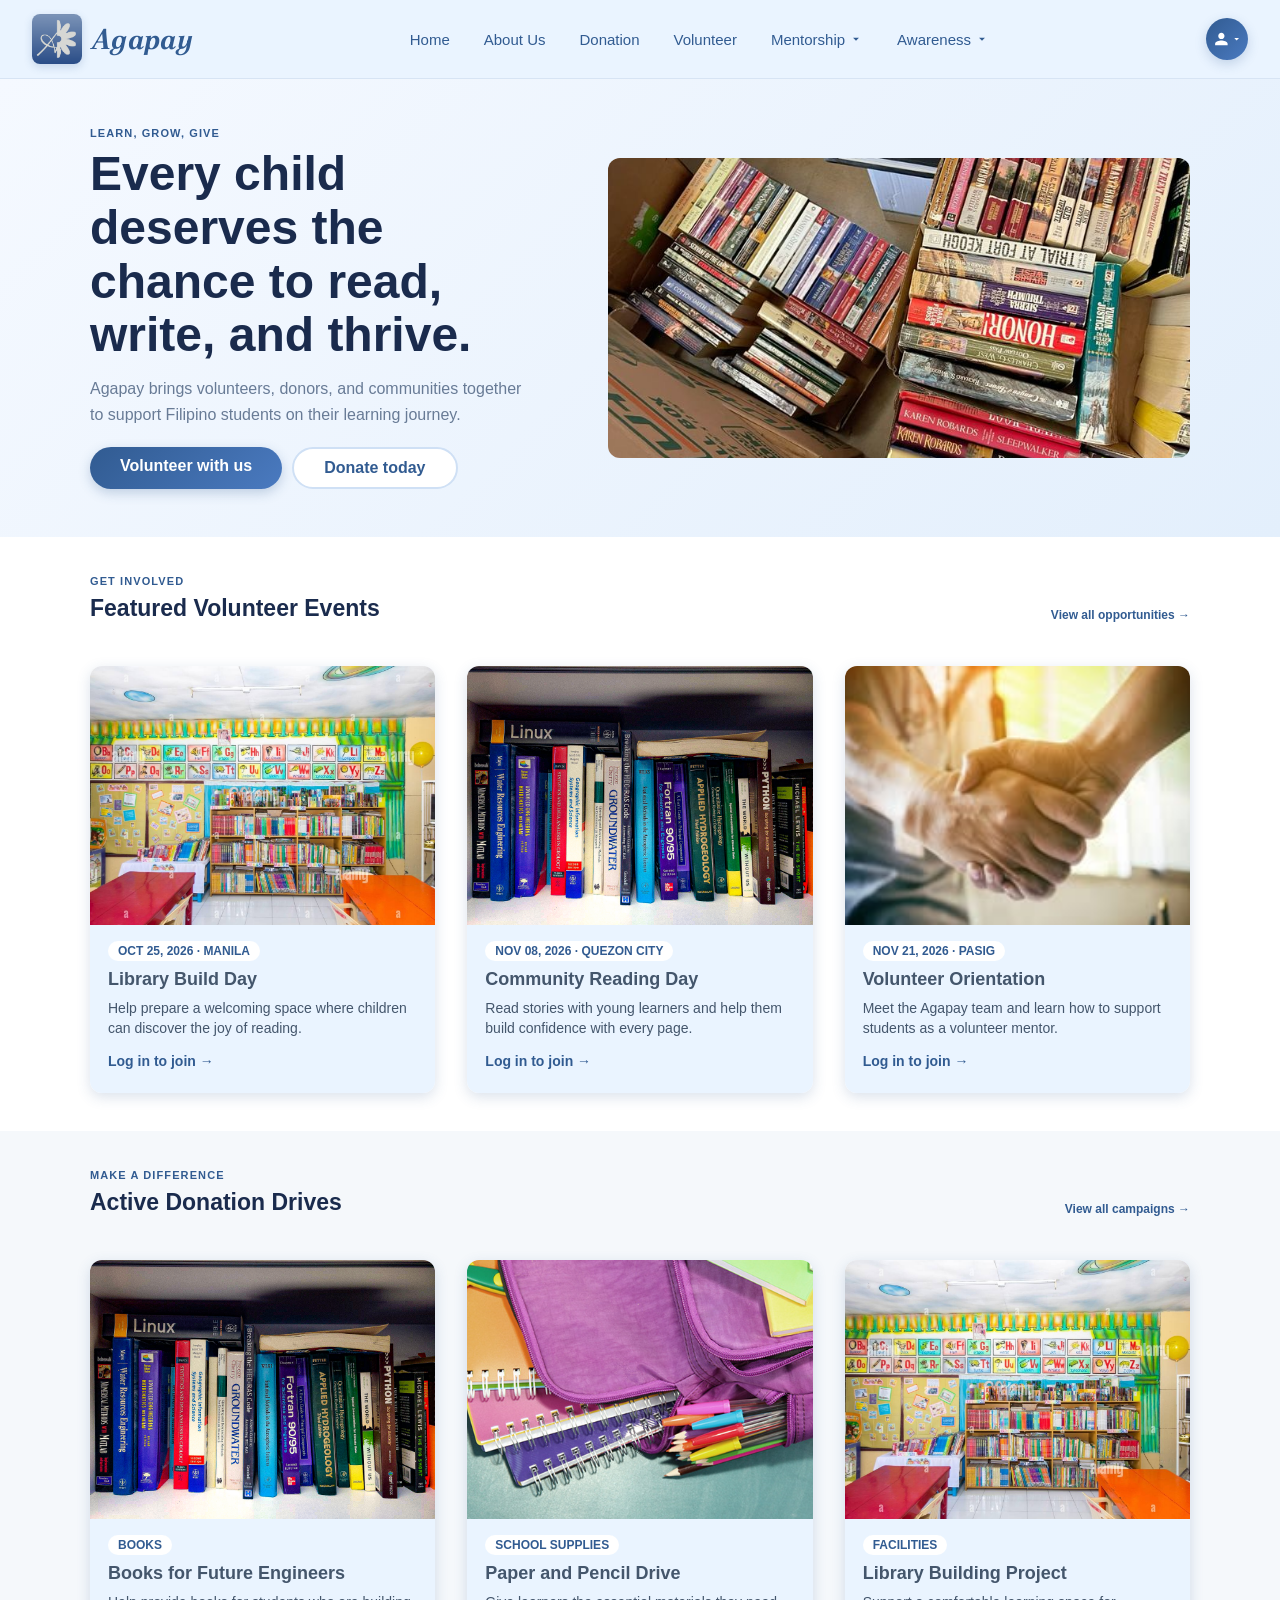
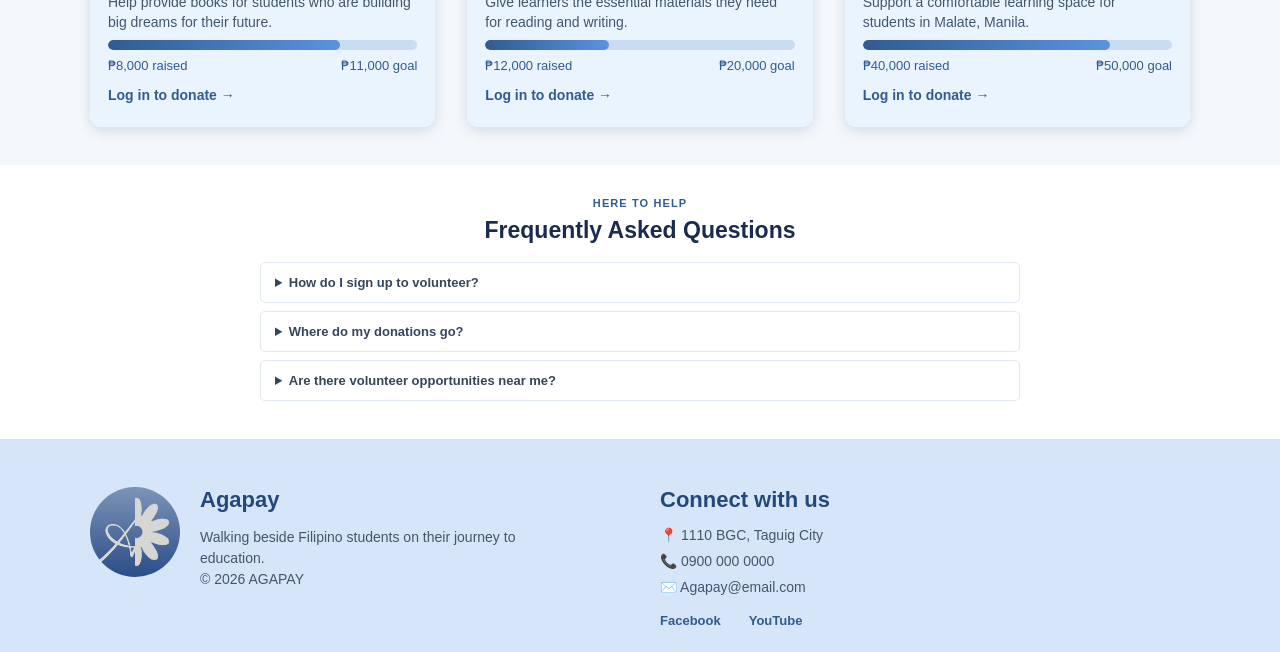
<file: docs/index.html>
<!DOCTYPE html>
<html lang="en">
<head>
    <meta charset="UTF-8">
    <meta name="viewport" content="width=device-width, initial-scale=1.0">
    <title>Agapay</title>

    <link rel="stylesheet" href="style.css">
    <link href="https://fonts.googleapis.com/css2?family=Poltawski+Nowy:ital,wght@0,400;0,700;1,700&display=swap" rel="stylesheet">
</head>
<body style="display:flex; flex-direction:column; margin:0; font-family: Arial, sans-serif; background-color:#EAF4FF; font-size:16px;">

    <header class="site-header">
        <input type="checkbox" id="nav-toggle" class="nav-toggle" hidden>

        <div class="header-inner">

            <a href="#home" class="logo-link">
                <img src="assets/logo.png" alt="Agapay Logo" class="logo-img">
                <span class="logo-text"><i>Agapay</i></span>
            </a>

            <nav class="main-nav" aria-label="Main navigation">
                <ul class="nav-list">
                    <li><a href="#home" class="nav-link">Home</a></li>
                    <li><a href="#about" class="nav-link">About Us</a></li>
                    <li><a href="#donation" class="nav-link nav-donate">Donation</a></li>
                    
                    <li><a href="#volunteer-opportunities" class="nav-link">Volunteer</a></li>

                    <li class="nav-item has-dropdown">
                        <a href="#mentorship" class="nav-link">
                            Mentorship
                            <svg class="caret" xmlns="http://www.w3.org/2000/svg" viewBox="0 0 24 24" fill="currentColor"><path d="M7 10l5 5 5-5z"/></svg>
                        </a>
                        <ul class="dropdown">
                            <li><a href="#mentor-profiles">Mentor Profiles</a></li>
                            <li><a href="#mentor-application">Mentor Application</a></li>
                            <li><a href="#student-requests">Help Request</a></li>
                        </ul>
                    </li>

                    <li class="nav-item has-dropdown">
                        <a href="#news" class="nav-link">
                            Awareness
                            <svg class="caret" xmlns="http://www.w3.org/2000/svg" viewBox="0 0 24 24" fill="currentColor"><path d="M7 10l5 5 5-5z"/></svg>
                        </a>
                        <ul class="dropdown">
                            <li><a href="#news">News &amp; Updates</a></li>
                            <li><a href="#blog">Blog / Articles</a></li>
                            <li><a href="#success-stories">Success Stories</a></li>
                            <li><a href="#educational-resources">Educational Resources</a></li>
                            <li><a href="#awareness-campaigns">Awareness Campaigns</a></li>
                        </ul>
                    </li>
                </ul>
            </nav>

            <div class="account-area">
                <button class="account-btn" aria-label="Account menu" aria-haspopup="true" aria-expanded="false">
                    <svg class="person-icon" xmlns="http://www.w3.org/2000/svg" viewBox="0 0 24 24" fill="currentColor"><path d="M12 12c2.21 0 4-1.79 4-4s-1.79-4-4-4-4 1.79-4 4 1.79 4 4 4zm0 2c-2.67 0-8 1.34-8 4v2h16v-2c0-2.66-5.33-4-8-4z"/></svg>
                    <svg class="dropdown-arrow" xmlns="http://www.w3.org/2000/svg" viewBox="0 0 24 24" fill="currentColor"><path d="M7 10l5 5 5-5z"/></svg>
                </button>

                <ul class="dropdown account-dropdown">
                    <li class="guest-only"><a href="#login">Log In</a></li>
                    <li class="guest-only"><a href="#signup">Sign Up</a></li>
                    <li class="user-only"><a href="#profile">My Profile</a></li>
                    <li class="admin-only"><a href="#admin">Admin Dashboard</a></li>
                    <li class="member-only"><a href="#login" data-logout>Log Out</a></li>
                </ul>
            </div>

            <label for="nav-toggle" class="hamburger" aria-label="Toggle navigation">
                <span></span>
                <span></span>
                <span></span>
            </label>

        </div>
    </header>

    <main id="home" class="page home-page">
        <section class="home-hero">
            <div class="home-hero-inner">
                <div class="home-hero-copy">
                    <p class="home-eyebrow">LEARN, GROW, GIVE</p>
                    <h1>Every child deserves the chance to read, write, and thrive.</h1>
                    <p>Agapay brings volunteers, donors, and communities together to support Filipino students on their learning journey.</p>
                    <div class="home-actions">
                        <a class="btn-pill btn-primary inline" href="#volunteer-opportunities">Volunteer with us</a>
                        <a class="btn-pill btn-secondary inline" href="#donation">Donate today</a>
                    </div>
                </div>
                <img class="home-hero-image" src="assets/A6.jpg" alt="Students gathered in a classroom learning together">
            </div>
        </section>

                <section class="home-section" id="home-events" aria-labelledby="home-events-title">
                    <div class="home-section-inner">
                        <div class="home-section-heading">
                            <div><p class="home-eyebrow">GET INVOLVED</p><h2 id="home-events-title">Featured Volunteer Events</h2></div>
                            <a href="#volunteer-opportunities">View all opportunities <span aria-hidden="true">&#8594;</span></a>
                        </div>
                        <div class="campaign-grid">
                            
                            <article class="campaign-card">
                                <img class="card-img" src="assets/library.jpg" alt="Community library space">
                                <div class="card-body">
                                    <span class="card-tag">OCT 25, 2026 · MANILA</span>
                                    <h3 class="card-title">Library Build Day</h3>
                                    <p class="card-desc">Help prepare a welcoming space where children can discover the joy of reading.</p>
                                    <a href="#volunteer-library-build" class="awareness-link member-only">Join this event →</a>
                                    <a href="#login" class="awareness-link guest-only">Log in to join →</a>
                                </div>
                            </article>

                            <article class="campaign-card">
                                <img class="card-img" src="assets/books.jpg" alt="Books ready for a community reading activity">
                                <div class="card-body">
                                    <span class="card-tag">NOV 08, 2026 · QUEZON CITY</span>
                                    <h3 class="card-title">Community Reading Day</h3>
                                    <p class="card-desc">Read stories with young learners and help them build confidence with every page.</p>
                                    <a href="#volunteer-reading-buddy" class="awareness-link member-only">Join this event →</a>
                                    <a href="#login" class="awareness-link guest-only">Log in to join →</a>
                                </div>
                            </article>

                            <article class="campaign-card">
                                <img class="card-img" src="assets/A3.jpg" alt="Community members joining hands to support students">
                                <div class="card-body">
                                    <span class="card-tag">NOV 21, 2026 · PASIG</span>
                                    <h3 class="card-title">Volunteer Orientation</h3>
                                    <p class="card-desc">Meet the Agapay team and learn how to support students as a volunteer mentor.</p>
                                    <a href="#volunteer-orientation" class="awareness-link member-only">Join this event →</a>
                                    <a href="#login" class="awareness-link guest-only">Log in to join →</a>
                                </div>
                            </article>

                        </div>
                    </div>
                </section>

                <section class="home-section home-donations" aria-labelledby="home-donations-title">
                    <div class="home-section-inner">
                        <div class="home-section-heading">
                            <div><p class="home-eyebrow">MAKE A DIFFERENCE</p><h2 id="home-donations-title">Active Donation Drives</h2></div>
                            <a href="#donation">View all campaigns <span aria-hidden="true">&#8594;</span></a>
                        </div>
                        <div class="campaign-grid">
                            
                            <article class="campaign-card">
                                <img class="card-img" src="assets/books.jpg" alt="Books for students">
                                <div class="card-body">
                                    <span class="card-tag">BOOKS</span>
                                    <h3 class="card-title">Books for Future Engineers</h3>
                                    <p class="card-desc">Help provide books for students who are building big dreams for their future.</p>
                                    <div class="progress" role="progressbar" aria-valuenow="75" aria-valuemin="0" aria-valuemax="100">
                                        <div class="progress-fill" style="width: 75%;"></div>
                                    </div>
                                    <div class="card-meta"><span>₱8,000 raised</span><span>₱11,000 goal</span></div>
                                    <a href="#campaign-books" class="awareness-link member-only">Donate to this drive →</a>
                                    <a href="#login" class="awareness-link guest-only">Log in to donate →</a>
                                </div>
                            </article>

                            <article class="campaign-card">
                                <img class="card-img" src="assets/school-supplies.jpg" alt="School supplies for learners">
                                <div class="card-body">
                                    <span class="card-tag">SCHOOL SUPPLIES</span>
                                    <h3 class="card-title">Paper and Pencil Drive</h3>
                                    <p class="card-desc">Give learners the essential materials they need for reading and writing.</p>
                                    <div class="progress" role="progressbar" aria-valuenow="40" aria-valuemin="0" aria-valuemax="100">
                                        <div class="progress-fill" style="width: 40%;"></div>
                                    </div>
                                    <div class="card-meta"><span>₱12,000 raised</span><span>₱20,000 goal</span></div>
                                    <a href="#campaign-supplies" class="awareness-link member-only">Donate to this drive →</a>
                                    <a href="#login" class="awareness-link guest-only">Log in to donate →</a>
                                </div>
                            </article>

                            <article class="campaign-card">
                                <img class="card-img" src="assets/library.jpg" alt="A library for students">
                                <div class="card-body">
                                    <span class="card-tag">FACILITIES</span>
                                    <h3 class="card-title">Library Building Project</h3>
                                    <p class="card-desc">Support a comfortable learning space for students in Malate, Manila.</p>
                                    <div class="progress" role="progressbar" aria-valuenow="80" aria-valuemin="0" aria-valuemax="100">
                                        <div class="progress-fill" style="width: 80%;"></div>
                                    </div>
                                    <div class="card-meta"><span>₱40,000 raised</span><span>₱50,000 goal</span></div>
                                    <a href="#campaign-library" class="awareness-link member-only">Donate to this drive →</a>
                                    <a href="#login" class="awareness-link guest-only">Log in to donate →</a>
                                </div>
                            </article>

                        </div>
                    </div>
                </section>

        <section class="home-section home-faq" aria-labelledby="home-faq-title">
            <div class="home-section-inner home-faq-inner">
                <p class="home-eyebrow">HERE TO HELP</p>
                <h2 id="home-faq-title">Frequently Asked Questions</h2>
                <details><summary>How do I sign up to volunteer?</summary><p>Create an account, then explore volunteer opportunities to find an activity that fits you.</p></details>
                <details><summary>Where do my donations go?</summary><p>Donations support the campaigns listed on Agapay, including books, school supplies, and learning spaces.</p></details>
                <details><summary>Are there volunteer opportunities near me?</summary><p>Our events take place in different communities. Check the event details for each location and date.</p></details>
            </div>
        </section>
    </main>

        <main id="volunteer-opportunities" class="page volunteer-page">
        <section class="volunteer-content" aria-label="Volunteer opportunities">
            <div class="section-head volunteer-section-head">
                <h1>Discover Volunteer Opportunities</h1>
                <p>Make a difference: Empower Every Filipino Child Through Literacy</p>
            </div>

            <div class="volunteer-grid" id="volunteer-grid">
                <article class="opportunity-card">
                    <a href="#volunteer-reading-buddy" aria-label="Reading Buddy">
                        <img src="assets/books.jpg" alt="Books for a reading session">
                    </a>
                    <div class="opportunity-card-body">
                        <span class="opportunity-tag">Quezon City</span>
                        <h3><a href="#volunteer-reading-buddy">Reading Buddy</a></h3>
                        <p>Read with elementary learners and help them practice English in a friendly setting.</p>
                        <div class="opportunity-meta"><span>Weekends</span><span>2 hrs / week</span></div>
                        <a href="#volunteer-reading-buddy">View opportunity &#8594;</a>
                    </div>
                </article>

                <article class="opportunity-card">
                    <a href="#volunteer-learning-session" aria-label="Learning Session Assistant">
                        <img src="assets/A4.jpg" alt="A learner practicing writing during a learning session">
                    </a>
                    <div class="opportunity-card-body">
                        <span class="opportunity-tag">Manila</span>
                        <h3><a href="#volunteer-learning-session">Learning Session Assistant</a></h3>
                        <p>Support mentors with small-group activities, learning materials, and attendance.</p>
                        <div class="opportunity-meta"><span>Oct 25, 2026</span><span>Half day</span></div>
                        <a href="#volunteer-learning-session">View opportunity &#8594;</a>
                    </div>
                </article>

                <article class="opportunity-card">
                    <a href="#volunteer-school-supply" aria-label="School Supply Drive">
                        <img src="assets/school-supplies.jpg" alt="School supplies prepared for distribution">
                    </a>
                    <div class="opportunity-card-body">
                        <span class="opportunity-tag">Pasig</span>
                        <h3><a href="#volunteer-school-supply">School Supply Drive</a></h3>
                        <p>Help sort and prepare books and school supplies for local students.</p>
                        <div class="opportunity-meta"><span>Nov 08, 2026</span><span>4 hrs</span></div>
                        <a href="#volunteer-school-supply">View opportunity &#8594;</a>
                    </div>
                </article>

                <article class="opportunity-card">
                    <a href="#volunteer-library-build" aria-label="Library Build Day">
                        <img src="assets/library.jpg" alt="Community library space">
                    </a>
                    <div class="opportunity-card-body">
                        <span class="opportunity-tag">Manila</span>
                        <h3><a href="#volunteer-library-build">Library Build Day</a></h3>
                        <p>Work with the community to prepare a welcoming space for young readers.</p>
                        <div class="opportunity-meta"><span>Oct 25, 2026</span><span>Full day</span></div>
                        <a href="#volunteer-library-build">View opportunity &#8594;</a>
                    </div>
                </article>

                <article class="opportunity-card">
                    <a href="#volunteer-orientation" aria-label="Volunteer Orientation">
                        <img src="assets/A3.jpg" alt="Community members joining hands during volunteer orientation">
                    </a>
                    <div class="opportunity-card-body">
                        <span class="opportunity-tag">Quezon City</span>
                        <h3><a href="#volunteer-orientation">Volunteer Orientation</a></h3>
                        <p>Welcome new volunteers and help them learn about Agapay's programs.</p>
                        <div class="opportunity-meta"><span>Nov 21, 2026</span><span>3 hrs</span></div>
                        <a href="#volunteer-orientation">View opportunity &#8594;</a>
                    </div>
                </article>

                <article class="opportunity-card">
                    <a href="#volunteer-storytelling" aria-label="Storytelling Volunteer">
                        <img src="assets/A1.jpg" alt="Illustrated storybooks for a storytelling session">
                    </a>
                    <div class="opportunity-card-body">
                        <span class="opportunity-tag">Caloocan</span>
                        <h3><a href="#volunteer-storytelling">Storytelling Volunteer</a></h3>
                        <p>Bring stories to life and encourage children to enjoy reading together.</p>
                        <div class="opportunity-meta"><span>Weekends</span><span>2 hrs / week</span></div>
                        <a href="#volunteer-storytelling">View opportunity &#8594;</a>
                    </div>
                </article>
            </div>
            <div class="volunteer-bottom-grid">
                <section><h2>Who Can Volunteer?</h2><p>Anyone passionate about education can join—students, professionals, and community members. Whether you can teach, mentor, or organize, there is a place for you at Agapay. No prior experience is required, just a willingness to help.</p></section>
                <section><h2>Benefits</h2><p>Volunteering with Agapay allows you to make a real impact on children's literacy while developing your own skills in teaching, leadership, and community building. You will also gain valuable experience, meet like-minded people, and receive a certificate of appreciation for your service.</p></section>
            </div>
        </section>
    </main>

    <main id="volunteer-reading-buddy" class="page volunteer-page">
        <input type="checkbox" id="register-reading-buddy" class="register-toggle" hidden>
        <div class="wrap">
            <a class="volunteer-back" href="#volunteer-opportunities">
                <svg viewBox="0 0 24 24" fill="none" stroke="currentColor" stroke-width="2.5" stroke-linecap="round" stroke-linejoin="round"><path d="M15 18l-6-6 6-6"/></svg>
                Back
            </a>
            <h1 class="detail-title">Reading Buddy</h1>
            <div class="detail-layout">
                <section class="detail-main">
                    <img class="story-img" src="assets/books.jpg" alt="Books for a reading session">
                    <div class="story-text">
                        <p>Read with elementary learners and help them practice English in a friendly, encouraging setting. This role is perfect for volunteers who love working with children.</p>
                        <p>You will be paired with 2–3 learners per session. Each session focuses on guided reading, storytelling, and simple comprehension activities designed by our education team.</p>
                        <p>Training and reading materials are provided. All you need to bring is patience, warmth, and a genuine love for helping children learn.</p>
                    </div>
                    <div class="organizer-card">
                        <img class="avatar lg" src="assets/logo.png" alt="Agapay logo">
                        <div><strong>Agapay Volunteer Program</strong><span>Program organizer</span></div>
                    </div>
                </section>
                <aside class="donate-card">
                    <div class="volunteer-side-meta">
                        <div class="volunteer-side-row">
                            <span class="volunteer-side-icon">
                                <svg viewBox="0 0 24 24" fill="none" stroke="currentColor" stroke-width="2" stroke-linecap="round" stroke-linejoin="round"><path d="M12 22s-8-7.5-8-13a8 8 0 0 1 16 0c0 5.5-8 13-8 13z"/><circle cx="12" cy="9" r="3"/></svg>
                            </span>
                            <span>Quezon City</span>
                        </div>
                        <div class="volunteer-side-row">
                            <span class="volunteer-side-icon">
                                <svg viewBox="0 0 24 24" fill="none" stroke="currentColor" stroke-width="2" stroke-linecap="round" stroke-linejoin="round"><rect x="3" y="5" width="18" height="16" rx="2"/><path d="M16 3v4M8 3v4M3 11h18"/></svg>
                            </span>
                            <span>Weekends · 2 hrs / week</span>
                        </div>
                        <div class="volunteer-side-row">
                            <span class="volunteer-side-icon">
                                <svg viewBox="0 0 24 24" fill="none" stroke="currentColor" stroke-width="2" stroke-linecap="round" stroke-linejoin="round"><circle cx="12" cy="8" r="4"/><path d="M4 21c0-4 4-6 8-6s8 2 8 6"/></svg>
                            </span>
                            <span>Reading Mentor</span>
                        </div>
                    </div>

                    <label for="register-reading-buddy" class="btn-pill btn-primary">Register Now</label>
                    <input type="button" value="Share" class="btn-pill btn-secondary">

                    <div class="volunteer-divider"></div>

                    <h3 class="recent-title">Participants</h3>
                    <ul class="recent-list">
                        <li><img class="avatar sm" src="assets/participants.jpg" alt=""><span>Maria Santos</span></li>
                        <li><img class="avatar sm" src="assets/participants.jpg" alt=""><span>Miguel Reyes</span></li>
                        <li><img class="avatar sm" src="assets/participants.jpg" alt=""><span>Angela Cruz</span></li>
                    </ul>
                </aside>
            </div>
        </div>
        <div class="donate-modal">
            <label for="register-reading-buddy" class="modal-backdrop"></label>
            <form class="modal-box" action="#volunteer-opportunities">
                <label for="register-reading-buddy" class="modal-close">&times;</label>
                <div class="form-body">
                    <h2>Register for Reading Buddy</h2>
                    <p class="modal-sub">Fill out the form and our team will reach out with next steps.</p>
                    <label class="field"><span>Full name</span><input type="text" name="name" required placeholder="Juan Dela Cruz"></label>
                    <div class="field-row">
                        <label class="field"><span>Email</span><input type="email" name="email" required placeholder="you@email.com"></label>
                        <label class="field"><span>Contact number</span><input type="tel" name="phone" required placeholder="09XX XXX XXXX"></label>
                    </div>
                    <label class="field"><span>Preferred schedule</span><input type="text" name="schedule" value="Weekends" readonly></label>
                    <label class="field"><span>Why do you want to join? (optional)</span><textarea name="reason" rows="2" placeholder="Tell us a little about your interest"></textarea></label>
                    <label class="check"><input type="checkbox" required> I agree to the Agapay volunteer guidelines.</label>
                    <button type="submit" class="btn-pill btn-primary">Submit registration</button>
                </div>
            </form>
        </div>
    </main>

    <main id="volunteer-learning-session" class="page volunteer-page">
        <input type="checkbox" id="register-learning-session" class="register-toggle" hidden>
        <div class="wrap">
            <a class="volunteer-back" href="#volunteer-opportunities">
                <svg viewBox="0 0 24 24" fill="none" stroke="currentColor" stroke-width="2.5" stroke-linecap="round" stroke-linejoin="round"><path d="M15 18l-6-6 6-6"/></svg>
                Back
            </a>
            <h1 class="detail-title">Learning Session Assistant</h1>
            <div class="detail-layout">
                <section class="detail-main">
                    <img class="story-img" src="assets/A4.jpg" alt="A learner practicing writing during a learning session">
                    <div class="story-text">
                        <p>Support Agapay mentors during a one-day learning session. You'll help with small-group activities, distribute learning materials, take attendance, and keep the session running smoothly.</p>
                        <p>No formal teaching experience needed — just a helpful attitude and a willingness to learn. Our team will brief you before the session starts.</p>
                    </div>
                    <div class="organizer-card">
                        <img class="avatar lg" src="assets/logo.png" alt="Agapay logo">
                        <div><strong>Agapay Volunteer Program</strong><span>Program organizer</span></div>
                    </div>
                </section>
                <aside class="donate-card">
                    <div class="volunteer-side-meta">
                        <div class="volunteer-side-row">
                            <span class="volunteer-side-icon">
                                <svg viewBox="0 0 24 24" fill="none" stroke="currentColor" stroke-width="2" stroke-linecap="round" stroke-linejoin="round"><path d="M12 22s-8-7.5-8-13a8 8 0 0 1 16 0c0 5.5-8 13-8 13z"/><circle cx="12" cy="9" r="3"/></svg>
                            </span>
                            <span>Manila</span>
                        </div>
                        <div class="volunteer-side-row">
                            <span class="volunteer-side-icon">
                                <svg viewBox="0 0 24 24" fill="none" stroke="currentColor" stroke-width="2" stroke-linecap="round" stroke-linejoin="round"><rect x="3" y="5" width="18" height="16" rx="2"/><path d="M16 3v4M8 3v4M3 11h18"/></svg>
                            </span>
                            <span>Oct 25, 2026 · Half day</span>
                        </div>
                        <div class="volunteer-side-row">
                            <span class="volunteer-side-icon">
                                <svg viewBox="0 0 24 24" fill="none" stroke="currentColor" stroke-width="2" stroke-linecap="round" stroke-linejoin="round"><circle cx="12" cy="8" r="4"/><path d="M4 21c0-4 4-6 8-6s8 2 8 6"/></svg>
                            </span>
                            <span>Session Assistant</span>
                        </div>
                    </div>

                    <label for="register-learning-session" class="btn-pill btn-primary">Register Now</label>
                    <input type="button" value="Share" class="btn-pill btn-secondary">

                    <div class="volunteer-divider"></div>

                    <h3 class="recent-title">Participants</h3>
                    <ul class="recent-list">
                        <li><img class="avatar sm" src="assets/organizer.jpg" alt=""><span>Paolo Garcia</span></li>
                        <li><img class="avatar sm" src="assets/organizer.jpg" alt=""><span>Sofia Mendoza</span></li>
                        <li><img class="avatar sm" src="assets/organizer.jpg" alt=""><span>Juan Dela Cruz</span></li>
                    </ul>
                </aside>
            </div>
        </div>
        <div class="donate-modal">
            <label for="register-learning-session" class="modal-backdrop"></label>
            <form class="modal-box" action="#volunteer-opportunities">
                <label for="register-learning-session" class="modal-close">&times;</label>
                <div class="form-body">
                    <h2>Register for Learning Session Assistant</h2>
                    <p class="modal-sub">Fill out the form and our team will reach out with next steps.</p>
                    <label class="field"><span>Full name</span><input type="text" name="name" required placeholder="Juan Dela Cruz"></label>
                    <div class="field-row">
                        <label class="field"><span>Email</span><input type="email" name="email" required placeholder="you@email.com"></label>
                        <label class="field"><span>Contact number</span><input type="tel" name="phone" required placeholder="09XX XXX XXXX"></label>
                    </div>
                    <label class="field"><span>Preferred schedule</span><input type="text" name="schedule" value="Oct 25, 2026 · Half day" readonly></label>
                    <label class="field"><span>Why do you want to join? (optional)</span><textarea name="reason" rows="2" placeholder="Tell us a little about your interest"></textarea></label>
                    <label class="check"><input type="checkbox" required> I agree to the Agapay volunteer guidelines.</label>
                    <button type="submit" class="btn-pill btn-primary">Submit registration</button>
                </div>
            </form>
        </div>
    </main>

    <main id="volunteer-school-supply" class="page volunteer-page">
        <input type="checkbox" id="register-school-supply" class="register-toggle" hidden>
        <div class="wrap">
            <a class="volunteer-back" href="#volunteer-opportunities">
                <svg viewBox="0 0 24 24" fill="none" stroke="currentColor" stroke-width="2.5" stroke-linecap="round" stroke-linejoin="round"><path d="M15 18l-6-6 6-6"/></svg>
                Back
            </a>
            <h1 class="detail-title">School Supply Drive</h1>
            <div class="detail-layout">
                <section class="detail-main">
                    <img class="story-img" src="assets/school-supplies.jpg" alt="School supplies prepared for distribution">
                    <div class="story-text">
                        <p>Help sort, pack, and prepare books and school supplies for distribution to local students. This is a fun, hands-on opportunity perfect for students and community groups.</p>
                        <p>You'll work alongside other volunteers in a friendly, fast-paced environment. All materials and instructions are provided.</p>
                    </div>
                    <div class="organizer-card">
                        <img class="avatar lg" src="assets/logo.png" alt="Agapay logo">
                        <div><strong>Agapay Volunteer Program</strong><span>Program organizer</span></div>
                    </div>
                </section>
                <aside class="donate-card">
                    <div class="volunteer-side-meta">
                        <div class="volunteer-side-row">
                            <span class="volunteer-side-icon">
                                <svg viewBox="0 0 24 24" fill="none" stroke="currentColor" stroke-width="2" stroke-linecap="round" stroke-linejoin="round"><path d="M12 22s-8-7.5-8-13a8 8 0 0 1 16 0c0 5.5-8 13-8 13z"/><circle cx="12" cy="9" r="3"/></svg>
                            </span>
                            <span>Pasig</span>
                        </div>
                        <div class="volunteer-side-row">
                            <span class="volunteer-side-icon">
                                <svg viewBox="0 0 24 24" fill="none" stroke="currentColor" stroke-width="2" stroke-linecap="round" stroke-linejoin="round"><rect x="3" y="5" width="18" height="16" rx="2"/><path d="M16 3v4M8 3v4M3 11h18"/></svg>
                            </span>
                            <span>Nov 08, 2026 · 4 hrs</span>
                        </div>
                        <div class="volunteer-side-row">
                            <span class="volunteer-side-icon">
                                <svg viewBox="0 0 24 24" fill="none" stroke="currentColor" stroke-width="2" stroke-linecap="round" stroke-linejoin="round"><circle cx="12" cy="8" r="4"/><path d="M4 21c0-4 4-6 8-6s8 2 8 6"/></svg>
                            </span>
                            <span>Sorting Volunteer</span>
                        </div>
                    </div>

                    <label for="register-school-supply" class="btn-pill btn-primary">Register Now</label>
                    <input type="button" value="Share" class="btn-pill btn-secondary">

                    <div class="volunteer-divider"></div>

                    <h3 class="recent-title">Participants</h3>
                    <ul class="recent-list">
                        <li><img class="avatar sm" src="assets/organizer.jpg" alt=""><span>Angela Cruz</span></li>
                        <li><img class="avatar sm" src="assets/organizer.jpg" alt=""><span>Maria Santos</span></li>
                        <li><img class="avatar sm" src="assets/organizer.jpg" alt=""><span>Anonymous</span></li>
                    </ul>
                </aside>
            </div>
        </div>
        <div class="donate-modal">
            <label for="register-school-supply" class="modal-backdrop"></label>
            <form class="modal-box" action="#volunteer-opportunities">
                <label for="register-school-supply" class="modal-close">&times;</label>
                <div class="form-body">
                    <h2>Register for School Supply Drive</h2>
                    <p class="modal-sub">Fill out the form and our team will reach out with next steps.</p>
                    <label class="field"><span>Full name</span><input type="text" name="name" required placeholder="Juan Dela Cruz"></label>
                    <div class="field-row">
                        <label class="field"><span>Email</span><input type="email" name="email" required placeholder="you@email.com"></label>
                        <label class="field"><span>Contact number</span><input type="tel" name="phone" required placeholder="09XX XXX XXXX"></label>
                    </div>
                    <label class="field"><span>Preferred schedule</span><input type="text" name="schedule" value="Nov 08, 2026 · 4 hrs" readonly></label>
                    <label class="field"><span>Why do you want to join? (optional)</span><textarea name="reason" rows="2" placeholder="Tell us a little about your interest"></textarea></label>
                    <label class="check"><input type="checkbox" required> I agree to the Agapay volunteer guidelines.</label>
                    <button type="submit" class="btn-pill btn-primary">Submit registration</button>
                </div>
            </form>
        </div>
    </main>

    <main id="volunteer-library-build" class="page volunteer-page">
        <input type="checkbox" id="register-library-build" class="register-toggle" hidden>
        <div class="wrap">
            <a class="volunteer-back" href="#volunteer-opportunities">
                <svg viewBox="0 0 24 24" fill="none" stroke="currentColor" stroke-width="2.5" stroke-linecap="round" stroke-linejoin="round"><path d="M15 18l-6-6 6-6"/></svg>
                Back
            </a>
            <h1 class="detail-title">Library Build Day</h1>
            <div class="detail-layout">
                <section class="detail-main">
                    <img class="story-img" src="assets/library.jpg" alt="Community library space">
                    <div class="story-text">
                        <p>Work with the community to prepare a welcoming space where children can discover the joy of reading. Tasks include setting up shelves, arranging books, and preparing a cozy reading corner.</p>
                        <p>This is a full-day event. Volunteers work in teams with a brief orientation and lunch provided on-site.</p>
                    </div>
                    <div class="organizer-card">
                        <img class="avatar lg" src="assets/logo.png" alt="Agapay logo">
                        <div><strong>Agapay Volunteer Program</strong><span>Program organizer</span></div>
                    </div>
                </section>
                <aside class="donate-card">
                    <div class="volunteer-side-meta">
                        <div class="volunteer-side-row">
                            <span class="volunteer-side-icon">
                                <svg viewBox="0 0 24 24" fill="none" stroke="currentColor" stroke-width="2" stroke-linecap="round" stroke-linejoin="round"><path d="M12 22s-8-7.5-8-13a8 8 0 0 1 16 0c0 5.5-8 13-8 13z"/><circle cx="12" cy="9" r="3"/></svg>
                            </span>
                            <span>Manila</span>
                        </div>
                        <div class="volunteer-side-row">
                            <span class="volunteer-side-icon">
                                <svg viewBox="0 0 24 24" fill="none" stroke="currentColor" stroke-width="2" stroke-linecap="round" stroke-linejoin="round"><rect x="3" y="5" width="18" height="16" rx="2"/><path d="M16 3v4M8 3v4M3 11h18"/></svg>
                            </span>
                            <span>Oct 25, 2026 · Full day</span>
                        </div>
                        <div class="volunteer-side-row">
                            <span class="volunteer-side-icon">
                                <svg viewBox="0 0 24 24" fill="none" stroke="currentColor" stroke-width="2" stroke-linecap="round" stroke-linejoin="round"><circle cx="12" cy="8" r="4"/><path d="M4 21c0-4 4-6 8-6s8 2 8 6"/></svg>
                            </span>
                            <span>Event Helper</span>
                        </div>
                    </div>

                    <label for="register-library-build" class="btn-pill btn-primary">Register Now</label>
                    <input type="button" value="Share" class="btn-pill btn-secondary">

                    <div class="volunteer-divider"></div>

                    <h3 class="recent-title">Participants</h3>
                    <ul class="recent-list">
                        <li><img class="avatar sm" src="assets/organizer.jpg" alt=""><span>Juan Dela Cruz</span></li>
                        <li><img class="avatar sm" src="assets/organizer.jpg" alt=""><span>Angela Cruz</span></li>
                        <li><img class="avatar sm" src="assets/organizer.jpg" alt=""><span>Paolo Garcia</span></li>
                    </ul>
                </aside>
            </div>
        </div>
        <div class="donate-modal">
            <label for="register-library-build" class="modal-backdrop"></label>
            <form class="modal-box" action="#volunteer-opportunities">
                <label for="register-library-build" class="modal-close">&times;</label>
                <div class="form-body">
                    <h2>Register for Library Build Day</h2>
                    <p class="modal-sub">Fill out the form and our team will reach out with next steps.</p>
                    <label class="field"><span>Full name</span><input type="text" name="name" required placeholder="Juan Dela Cruz"></label>
                    <div class="field-row">
                        <label class="field"><span>Email</span><input type="email" name="email" required placeholder="you@email.com"></label>
                        <label class="field"><span>Contact number</span><input type="tel" name="phone" required placeholder="09XX XXX XXXX"></label>
                    </div>
                    <label class="field"><span>Preferred schedule</span><input type="text" name="schedule" value="Oct 25, 2026 · Full day" readonly></label>
                    <label class="field"><span>Why do you want to join? (optional)</span><textarea name="reason" rows="2" placeholder="Tell us a little about your interest"></textarea></label>
                    <label class="check"><input type="checkbox" required> I agree to the Agapay volunteer guidelines.</label>
                    <button type="submit" class="btn-pill btn-primary">Submit registration</button>
                </div>
            </form>
        </div>
    </main>

    <main id="volunteer-orientation" class="page volunteer-page">
        <input type="checkbox" id="register-orientation" class="register-toggle" hidden>
        <div class="wrap">
            <a class="volunteer-back" href="#volunteer-opportunities">
                <svg viewBox="0 0 24 24" fill="none" stroke="currentColor" stroke-width="2.5" stroke-linecap="round" stroke-linejoin="round"><path d="M15 18l-6-6 6-6"/></svg>
                Back
            </a>
            <h1 class="detail-title">Volunteer Orientation</h1>
            <div class="detail-layout">
                <section class="detail-main">
                    <img class="story-img" src="assets/A3.jpg" alt="Community members joining hands during volunteer orientation">
                    <div class="story-text">
                        <p>Welcome new volunteers and help them learn about Agapay's programs. You'll assist with check-in, distribute orientation kits, and guide small group discussions.</p>
                        <p>This is a great first-time volunteer role — friendly, structured, and a wonderful way to meet the Agapay community.</p>
                    </div>
                    <div class="organizer-card">
                        <img class="avatar lg" src="assets/logo.png" alt="Agapay logo">
                        <div><strong>Agapay Volunteer Program</strong><span>Program organizer</span></div>
                    </div>
                </section>
                <aside class="donate-card">
                    <div class="volunteer-side-meta">
                        <div class="volunteer-side-row">
                            <span class="volunteer-side-icon">
                                <svg viewBox="0 0 24 24" fill="none" stroke="currentColor" stroke-width="2" stroke-linecap="round" stroke-linejoin="round"><path d="M12 22s-8-7.5-8-13a8 8 0 0 1 16 0c0 5.5-8 13-8 13z"/><circle cx="12" cy="9" r="3"/></svg>
                            </span>
                            <span>Quezon City</span>
                        </div>
                        <div class="volunteer-side-row">
                            <span class="volunteer-side-icon">
                                <svg viewBox="0 0 24 24" fill="none" stroke="currentColor" stroke-width="2" stroke-linecap="round" stroke-linejoin="round"><rect x="3" y="5" width="18" height="16" rx="2"/><path d="M16 3v4M8 3v4M3 11h18"/></svg>
                            </span>
                            <span>Nov 21, 2026 · 3 hrs</span>
                        </div>
                        <div class="volunteer-side-row">
                            <span class="volunteer-side-icon">
                                <svg viewBox="0 0 24 24" fill="none" stroke="currentColor" stroke-width="2" stroke-linecap="round" stroke-linejoin="round"><circle cx="12" cy="8" r="4"/><path d="M4 21c0-4 4-6 8-6s8 2 8 6"/></svg>
                            </span>
                            <span>Orientation Assistant</span>
                        </div>
                    </div>

                    <label for="register-orientation" class="btn-pill btn-primary">Register Now</label>
                    <input type="button" value="Share" class="btn-pill btn-secondary">

                    <div class="volunteer-divider"></div>

                    <h3 class="recent-title">Participants</h3>
                    <ul class="recent-list">
                        <li><img class="avatar sm" src="assets/organizer.jpg" alt=""><span>Sofia Mendoza</span></li>
                        <li><img class="avatar sm" src="assets/organizer.jpg" alt=""><span>Miguel Reyes</span></li>
                        <li><img class="avatar sm" src="assets/organizer.jpg" alt=""><span>Anonymous</span></li>
                    </ul>
                </aside>
            </div>
        </div>
        <div class="donate-modal">
            <label for="register-orientation" class="modal-backdrop"></label>
            <form class="modal-box" action="#volunteer-opportunities">
                <label for="register-orientation" class="modal-close">&times;</label>
                <div class="form-body">
                    <h2>Register for Volunteer Orientation</h2>
                    <p class="modal-sub">Fill out the form and our team will reach out with next steps.</p>
                    <label class="field"><span>Full name</span><input type="text" name="name" required placeholder="Juan Dela Cruz"></label>
                    <div class="field-row">
                        <label class="field"><span>Email</span><input type="email" name="email" required placeholder="you@email.com"></label>
                        <label class="field"><span>Contact number</span><input type="tel" name="phone" required placeholder="09XX XXX XXXX"></label>
                    </div>
                    <label class="field"><span>Preferred schedule</span><input type="text" name="schedule" value="Nov 21, 2026 · 3 hrs" readonly></label>
                    <label class="field"><span>Why do you want to join? (optional)</span><textarea name="reason" rows="2" placeholder="Tell us a little about your interest"></textarea></label>
                    <label class="check"><input type="checkbox" required> I agree to the Agapay volunteer guidelines.</label>
                    <button type="submit" class="btn-pill btn-primary">Submit registration</button>
                </div>
            </form>
        </div>
    </main>

    <main id="volunteer-storytelling" class="page volunteer-page">
        <input type="checkbox" id="register-storytelling" class="register-toggle" hidden>
        <div class="wrap">
            <a class="volunteer-back" href="#volunteer-opportunities">
                <svg viewBox="0 0 24 24" fill="none" stroke="currentColor" stroke-width="2.5" stroke-linecap="round" stroke-linejoin="round"><path d="M15 18l-6-6 6-6"/></svg>
                Back
            </a>
            <h1 class="detail-title">Storytelling Volunteer</h1>
            <div class="detail-layout">
                <section class="detail-main">
                    <img class="story-img" src="assets/A1.jpg" alt="Illustrated storybooks for a storytelling session">
                    <div class="story-text">
                        <p>Bring stories to life and encourage children to enjoy reading together. You'll read aloud, act out simple scenes, and lead short discussions after each story.</p>
                        <p>Perfect for volunteers who are expressive, patient, and love working with younger children. Training and a curated storybook collection are provided.</p>
                    </div>
                    <div class="organizer-card">
                        <img class="avatar lg" src="assets/logo.png" alt="Agapay logo">
                        <div><strong>Agapay Volunteer Program</strong><span>Program organizer</span></div>
                    </div>
                </section>
                <aside class="donate-card">
                    <div class="volunteer-side-meta">
                        <div class="volunteer-side-row">
                            <span class="volunteer-side-icon">
                                <svg viewBox="0 0 24 24" fill="none" stroke="currentColor" stroke-width="2" stroke-linecap="round" stroke-linejoin="round"><path d="M12 22s-8-7.5-8-13a8 8 0 0 1 16 0c0 5.5-8 13-8 13z"/><circle cx="12" cy="9" r="3"/></svg>
                            </span>
                            <span>Caloocan</span>
                        </div>
                        <div class="volunteer-side-row">
                            <span class="volunteer-side-icon">
                                <svg viewBox="0 0 24 24" fill="none" stroke="currentColor" stroke-width="2" stroke-linecap="round" stroke-linejoin="round"><rect x="3" y="5" width="18" height="16" rx="2"/><path d="M16 3v4M8 3v4M3 11h18"/></svg>
                            </span>
                            <span>Weekends · 2 hrs / week</span>
                        </div>
                        <div class="volunteer-side-row">
                            <span class="volunteer-side-icon">
                                <svg viewBox="0 0 24 24" fill="none" stroke="currentColor" stroke-width="2" stroke-linecap="round" stroke-linejoin="round"><circle cx="12" cy="8" r="4"/><path d="M4 21c0-4 4-6 8-6s8 2 8 6"/></svg>
                            </span>
                            <span>Storyteller</span>
                        </div>
                    </div>

                    <label for="register-storytelling" class="btn-pill btn-primary">Register Now</label>
                    <input type="button" value="Share" class="btn-pill btn-secondary">

                    <div class="volunteer-divider"></div>

                    <h3 class="recent-title">Participants</h3>
                    <ul class="recent-list">
                        <li><img class="avatar sm" src="assets/organizer.jpg" alt=""><span>Angela Cruz</span></li>
                        <li><img class="avatar sm" src="assets/organizer.jpg" alt=""><span>Juan Dela Cruz</span></li>
                        <li><img class="avatar sm" src="assets/organizer.jpg" alt=""><span>Maria Santos</span></li>
                    </ul>
                </aside>
            </div>
        </div>
        <div class="donate-modal">
            <label for="register-storytelling" class="modal-backdrop"></label>
            <form class="modal-box" action="#volunteer-opportunities">
                <label for="register-storytelling" class="modal-close">&times;</label>
                <div class="form-body">
                    <h2>Register for Storytelling Volunteer</h2>
                    <p class="modal-sub">Fill out the form and our team will reach out with next steps.</p>
                    <label class="field"><span>Full name</span><input type="text" name="name" required placeholder="Juan Dela Cruz"></label>
                    <div class="field-row">
                        <label class="field"><span>Email</span><input type="email" name="email" required placeholder="you@email.com"></label>
                        <label class="field"><span>Contact number</span><input type="tel" name="phone" required placeholder="09XX XXX XXXX"></label>
                    </div>
                    <label class="field"><span>Preferred schedule</span><input type="text" name="schedule" value="Weekends · 2 hrs / week" readonly></label>
                    <label class="field"><span>Why do you want to join? (optional)</span><textarea name="reason" rows="2" placeholder="Tell us a little about your interest"></textarea></label>
                    <label class="check"><input type="checkbox" required> I agree to the Agapay volunteer guidelines.</label>
                    <button type="submit" class="btn-pill btn-primary">Submit registration</button>
                </div>
            </form>
        </div>
    </main>

        <!-- ========== News & Updates ========== -->
    <main id="news" class="page awareness-page-inline">
            <nav class="mobile-subnav" aria-label="Awareness sections">
                <a href="#news">News &amp; Updates</a>
                <a href="#blog">Blog / Articles</a>
                <a href="#success-stories">Success Stories</a>
                <a href="#educational-resources">Educational Resources</a>
                <a href="#awareness-campaigns">Awareness Campaigns</a>
            </nav>
        <section class="awareness-page">
            <div class="awareness-hero">
                <h1 class="awareness-title">News &amp; Updates</h1>
                <p class="awareness-subtitle">The latest stories, milestones, and happenings from the Agapay community — as we bring reading and writing closer to every Filipino child in Metro Manila.</p>
            </div>

            <div class="awareness-grid" id="news-grid">
                <!-- Card 1 -->
                <article class="awareness-card">
                    <div class="awareness-img-wrap">
                        <img src="assets/A1.jpg" alt="News image" class="awareness-img">
                        <span class="awareness-badge">Announcement</span>
                    </div>
                    <div class="awareness-body-content">
                        <p class="awareness-date">March 12, 2026</p>
                        <h3 class="awareness-card-title">Agapay Launches "Bawat Bata, Bawat Kwento" Reading Drive</h3>
                        <p class="awareness-excerpt">A Metro Manila initiative bringing 10,000 storybooks to children in public schools across Quezon City, Manila, Caloocan, and Pasay.</p>
                        <a href="javascript:void(0);" onclick="document.getElementById('news-article-1').classList.add('active');" class="awareness-link">Read more →</a>
                    </div>
                </article>

                <!-- Card 2 -->
                <article class="awareness-card">
                    <div class="awareness-img-wrap">
                        <img src="assets/A2.jpg" alt="News image" class="awareness-img">
                        <span class="awareness-badge">Milestone</span>
                    </div>
                    <div class="awareness-body-content">
                        <p class="awareness-date">February 28, 2026</p>
                        <h3 class="awareness-card-title">150,000 Children Reached Nationwide</h3>
                        <p class="awareness-excerpt">Thanks to our volunteers and partners, Agapay has now touched the lives of over 150,000 children across Metro Manila through free reading and writing programs.</p>
                        <a href="javascript:void(0);" onclick="document.getElementById('news-article-2').classList.add('active');" class="awareness-link">Read more →</a>
                    </div>
                </article>

                <!-- Card 3 -->
                <article class="awareness-card">
                    <div class="awareness-img-wrap">
                        <img src="assets/A3.jpg" alt="News image" class="awareness-img">
                        <span class="awareness-badge">Partnership</span>
                    </div>
                    <div class="awareness-body-content">
                        <p class="awareness-date">February 10, 2026</p>
                        <h3 class="awareness-card-title">New Partnership with Local Barangay Councils</h3>
                        <p class="awareness-excerpt">Agapay formalizes partnerships with 40 barangays across Metro Manila to establish weekly reading corners for out-of-school youth.</p>
                        <a href="javascript:void(0);" onclick="document.getElementById('news-article-3').classList.add('active');" class="awareness-link">Read more →</a>
                    </div>
                </article>

                <!-- Card 4 -->
                <article class="awareness-card">
                    <div class="awareness-img-wrap">
                        <img src="assets/A4.jpg" alt="News image" class="awareness-img">
                        <span class="awareness-badge">Event</span>
                    </div>
                    <div class="awareness-body-content">
                        <p class="awareness-date">January 22, 2026</p>
                        <h3 class="awareness-card-title">Volunteer Orientation Kicks Off in Quezon City</h3>
                        <p class="awareness-excerpt">Over 300 new volunteers joined our Quezon City chapter to be trained as reading mentors for children ages 5–12.</p>
                        <a href="javascript:void(0);" onclick="document.getElementById('news-article-4').classList.add('active');" class="awareness-link">Read more →</a>
                    </div>
                </article>

                <!-- Card 5 -->
                <article class="awareness-card">
                    <div class="awareness-img-wrap">
                        <img src="assets/A5.jpg" alt="News image" class="awareness-img">
                        <span class="awareness-badge">Announcement</span>
                    </div>
                    <div class="awareness-body-content">
                        <p class="awareness-date">January 8, 2026</p>
                        <h3 class="awareness-card-title">Summer Reading Camp 2026 Registration Now Open</h3>
                        <p class="awareness-excerpt">A 6-week reading and writing camp for children ages 6–12 — free of charge, in partnership with public schools across Metro Manila.</p>
                        <a href="javascript:void(0);" onclick="document.getElementById('news-article-5').classList.add('active');" class="awareness-link">Read more →</a>
                    </div>
                </article>

                <!-- Card 6 -->
                <article class="awareness-card">
                    <div class="awareness-img-wrap">
                        <img src="assets/A6.jpg" alt="News image" class="awareness-img">
                        <span class="awareness-badge">Milestone</span>
                    </div>
                    <div class="awareness-body-content">
                        <p class="awareness-date">December 15, 2025</p>
                        <h3 class="awareness-card-title">42,000 Books Donated This Year</h3>
                        <p class="awareness-excerpt">Our book donation drive wraps up with a record-breaking 42,000 books distributed to children across Metro Manila.</p>
                        <a href="javascript:void(0);" onclick="document.getElementById('news-article-6').classList.add('active');" class="awareness-link">Read more →</a>
                    </div>
                </article>
            </div>
        </section>
    </main>

        <!-- ========== Blog / Articles ========== -->
    <main id="blog" class="page awareness-page-inline">
            <nav class="mobile-subnav" aria-label="Awareness sections">
                <a href="#news">News &amp; Updates</a>
                <a href="#blog">Blog / Articles</a>
                <a href="#success-stories">Success Stories</a>
                <a href="#educational-resources">Educational Resources</a>
                <a href="#awareness-campaigns">Awareness Campaigns</a>
            </nav>
        <section class="awareness-page">
            <div class="awareness-hero">
                <h1 class="awareness-title">Blog / Articles</h1>
                <p class="awareness-subtitle">Essays, reflections, and practical guides from our volunteers, educators, and partners on literacy and learning.</p>
            </div>

            <div class="awareness-grid" id="blog-grid">
                <!-- Card 1 -->
                <article class="awareness-card">
                    <div class="awareness-img-wrap">
                        <img src="assets/A7.jpg" alt="Article cover" class="awareness-img">
                        <span class="awareness-badge">Essay</span>
                    </div>
                    <div class="awareness-body-content">
                        <p class="awareness-date">By Maria Santos · March 5, 2026</p>
                        <h3 class="awareness-card-title">Why Reading Aloud Matters More Than Ever</h3>
                        <p class="awareness-excerpt">Reading aloud to a child does more than teach words — it builds trust, imagination, and a lifelong love of stories.</p>
                        <a href="javascript:void(0);" onclick="document.getElementById('blog-article-1').classList.add('active');" class="awareness-link">Read article →</a>
                    </div>
                </article>

                <!-- Card 2 -->
                <article class="awareness-card">
                    <div class="awareness-img-wrap">
                        <img src="assets/A8.jpg" alt="Article cover" class="awareness-img">
                        <span class="awareness-badge">Guide</span>
                    </div>
                    <div class="awareness-body-content">
                        <p class="awareness-date">By Juan Dela Cruz · February 20, 2026</p>
                        <h3 class="awareness-card-title">5 Simple Ways to Encourage Writing at Home</h3>
                        <p class="awareness-excerpt">You don't need a classroom to nurture a young writer. Here are five everyday habits that make a difference.</p>
                        <a href="javascript:void(0);" onclick="document.getElementById('blog-article-2').classList.add('active');" class="awareness-link">Read article →</a>
                    </div>
                </article>

                <!-- Card 3 -->
                <article class="awareness-card">
                    <div class="awareness-img-wrap">
                        <img src="assets/A9.jpg" alt="Article cover" class="awareness-img">
                        <span class="awareness-badge">Reflection</span>
                    </div>
                    <div class="awareness-body-content">
                        <p class="awareness-date">By Ate Liza · February 4, 2026</p>
                        <h3 class="awareness-card-title">What I Learned from Teaching in Tondo, Manila</h3>
                        <p class="awareness-excerpt">A volunteer mentor shares three months of lessons — not just for her students, but for herself.</p>
                        <a href="javascript:void(0);" onclick="document.getElementById('blog-article-3').classList.add('active');" class="awareness-link">Read article →</a>
                    </div>
                </article>

                <!-- Card 4 -->
                <article class="awareness-card">
                    <div class="awareness-img-wrap">
                        <img src="assets/A10.jpg" alt="Article cover" class="awareness-img">
                        <span class="awareness-badge">Research</span>
                    </div>
                    <div class="awareness-body-content">
                        <p class="awareness-date">By Agapay Team · January 18, 2026</p>
                        <h3 class="awareness-card-title">The State of Child Literacy in Metro Manila</h3>
                        <p class="awareness-excerpt">A look at the current literacy landscape across NCR and where community-led interventions make the biggest impact.</p>
                        <a href="javascript:void(0);" onclick="document.getElementById('blog-article-4').classList.add('active');" class="awareness-link">Read article →</a>
                    </div>
                </article>
            </div>
        </section>
    </main>

        <!-- ========== Success Stories ========== -->
    <main id="success-stories" class="page awareness-page-inline">
            <nav class="mobile-subnav" aria-label="Awareness sections">
                <a href="#news">News &amp; Updates</a>
                <a href="#blog">Blog / Articles</a>
                <a href="#success-stories">Success Stories</a>
                <a href="#educational-resources">Educational Resources</a>
                <a href="#awareness-campaigns">Awareness Campaigns</a>
            </nav>
        <section class="awareness-page">
            <div class="awareness-hero">
                <h1 class="awareness-title">Success Stories</h1>
                <p class="awareness-subtitle">Real journeys of children, mentors, and communities whose lives were changed by the simple act of learning to read and write.</p>
            </div>

            <div class="awareness-grid" id="stories-grid">
                <article class="awareness-card">
                    <div class="awareness-img-wrap">
                        <img src="assets/A13.jpg" alt="Success story" class="awareness-img">
                        <span class="awareness-badge">Student</span>
                    </div>
                    <div class="awareness-body-content">
                        <p class="awareness-date">Quezon City · 2025</p>
                        <h3 class="awareness-card-title">From Non-Reader to Class Valedictorian</h3>
                        <p class="awareness-excerpt">At 9, Ana could not read a single sentence. Today, she leads her class and dreams of becoming a teacher.</p>
                        <a href="javascript:void(0);" onclick="document.getElementById('story-article-1').classList.add('active');" class="awareness-link">Read their story →</a>
                    </div>
                </article>

                <article class="awareness-card">
                    <div class="awareness-img-wrap">
                        <img src="assets/A14.jpg" alt="Success story" class="awareness-img">
                        <span class="awareness-badge">Student</span>
                    </div>
                    <div class="awareness-body-content">
                        <p class="awareness-date">Manila · 2025</p>
                        <h3 class="awareness-card-title">The Boy Who Read His First Storybook</h3>
                        <p class="awareness-excerpt">At seven, Ben had never owned a book. Six months into Agapay's reading program, he finished his first full storybook — and asked for another.</p>
                        <a href="javascript:void(0);" onclick="document.getElementById('story-article-2').classList.add('active');" class="awareness-link">Read their story →</a>
                    </div>
                </article>

                <article class="awareness-card">
                    <div class="awareness-img-wrap">
                        <img src="assets/A15.jpg" alt="Success story" class="awareness-img">
                        <span class="awareness-badge">Community</span>
                    </div>
                    <div class="awareness-body-content">
                        <p class="awareness-date">Pasig · 2024</p>
                        <h3 class="awareness-card-title">A Barangay That Built Its Own Library</h3>
                        <p class="awareness-excerpt">With Agapay's help, residents of Barangay Malinao transformed an old shed into a thriving community library.</p>
                        <a href="javascript:void(0);" onclick="document.getElementById('story-article-3').classList.add('active');" class="awareness-link">Read their story →</a>
                    </div>
                </article>

                <article class="awareness-card">
                    <div class="awareness-img-wrap">
                        <img src="assets/A16.jpg" alt="Success story" class="awareness-img">
                        <span class="awareness-badge">Student</span>
                    </div>
                    <div class="awareness-body-content">
                        <p class="awareness-date">Caloocan · 2024</p>
                        <h3 class="awareness-card-title">The Boy Who Wrote His First Poem</h3>
                        <p class="awareness-excerpt">Marco struggled with words for years. A patient mentor helped him write — and publish — his first poem.</p>
                        <a href="javascript:void(0);" onclick="document.getElementById('story-article-4').classList.add('active');" class="awareness-link">Read their story →</a>
                    </div>
                </article>

                <article class="awareness-card">
                    <div class="awareness-img-wrap">
                        <img src="assets/A17.jpg" alt="Success story" class="awareness-img">
                        <span class="awareness-badge">Mentor</span>
                    </div>
                    <div class="awareness-body-content">
                        <p class="awareness-date">Makati · 2024</p>
                        <h3 class="awareness-card-title">A College Student Who Volunteers Every Saturday</h3>
                        <p class="awareness-excerpt">Miguel spends his weekends teaching reading. He says it's the best part of his week — every single week.</p>
                        <a href="javascript:void(0);" onclick="document.getElementById('story-article-5').classList.add('active');" class="awareness-link">Read their story →</a>
                    </div>
                </article>
            </div>
        </section>
    </main>

    <!-- ========== Educational Resources ========== -->
    <main id="educational-resources" class="page awareness-page-inline">
            <nav class="mobile-subnav" aria-label="Awareness sections">
                <a href="#news">News &amp; Updates</a>
                <a href="#blog">Blog / Articles</a>
                <a href="#success-stories">Success Stories</a>
                <a href="#educational-resources">Educational Resources</a>
                <a href="#awareness-campaigns">Awareness Campaigns</a>
            </nav>
        <section class="awareness-page">
            <div class="awareness-hero">
                <h1 class="awareness-title">Educational Resources</h1>
                <p class="awareness-subtitle">Free, downloadable materials for parents, teachers, and volunteers who want to help children learn to read and write.</p>
            </div>

            <div class="awareness-grid">
                <article class="awareness-card">
                    <div class="awareness-img-wrap">
                        <img src="assets/A19.jpg" alt="Resource cover" class="awareness-img">
                        <span class="awareness-badge">Worksheet</span>
                    </div>
                    <div class="awareness-body-content">
                        <p class="awareness-date">PDF · Ages 5–7</p>
                        <h3 class="awareness-card-title">Beginner Reading Worksheets: Set A</h3>
                        <p class="awareness-excerpt">A printable 20-page pack of phonics, sight words, and simple sentences for early readers.</p>
                        <a href="#" class="awareness-link">Download PDF →</a>
                    </div>
                </article>

                <article class="awareness-card">
                    <div class="awareness-img-wrap">
                        <img src="assets/A20.jpg" alt="Resource cover" class="awareness-img">
                        <span class="awareness-badge">Guide</span>
                    </div>
                    <div class="awareness-body-content">
                        <p class="awareness-date">PDF · For Parents</p>
                        <h3 class="awareness-card-title">A Parent's Guide to Reading Aloud</h3>
                        <p class="awareness-excerpt">Simple, practical tips on turning storytime into a powerful learning moment every day.</p>
                        <a href="#" class="awareness-link">Download PDF →</a>
                    </div>
                </article>

                <article class="awareness-card">
                    <div class="awareness-img-wrap">
                        <img src="assets/A21.jpg" alt="Resource cover" class="awareness-img">
                        <span class="awareness-badge">Module</span>
                    </div>
                    <div class="awareness-body-content">
                        <p class="awareness-date">PDF · For Volunteers</p>
                        <h3 class="awareness-card-title">Volunteer Mentor Training Module</h3>
                        <p class="awareness-excerpt">Everything a new volunteer needs: session flow, teaching strategies, and child-friendly activities.</p>
                        <a href="#" class="awareness-link">Download PDF →</a>
                    </div>
                </article>

                <article class="awareness-card">
                    <div class="awareness-img-wrap">
                        <img src="assets/A22.jpg" alt="Resource cover" class="awareness-img">
                        <span class="awareness-badge">Activity Book</span>
                    </div>
                    <div class="awareness-body-content">
                        <p class="awareness-date">PDF · Ages 6–10</p>
                        <h3 class="awareness-card-title">My First Writing Journal</h3>
                        <p class="awareness-excerpt">A cheerful 30-page activity book that encourages children to write about their day, their dreams, and their world.</p>
                        <a href="#" class="awareness-link">Download PDF →</a>
                    </div>
                </article>

                <article class="awareness-card">
                    <div class="awareness-img-wrap">
                        <img src="assets/A23.jpg" alt="Resource cover" class="awareness-img">
                        <span class="awareness-badge">Flashcards</span>
                    </div>
                    <div class="awareness-body-content">
                        <p class="awareness-date">PDF · Ages 4–7</p>
                        <h3 class="awareness-card-title">Printable Alphabet &amp; Sight Word Flashcards</h3>
                        <p class="awareness-excerpt">Colorful flashcards designed for one-on-one tutoring and small group sessions.</p>
                        <a href="#" class="awareness-link">Download PDF →</a>
                    </div>
                </article>
            </div>
        </section>
    </main>

    <!-- ========== Awareness Campaigns ========== -->
    <main id="awareness-campaigns" class="page awareness-page-inline">
            <nav class="mobile-subnav" aria-label="Awareness sections">
                <a href="#news">News &amp; Updates</a>
                <a href="#blog">Blog / Articles</a>
                <a href="#success-stories">Success Stories</a>
                <a href="#educational-resources">Educational Resources</a>
                <a href="#awareness-campaigns">Awareness Campaigns</a>
            </nav>
        <section class="awareness-page">
            <div class="awareness-hero">
                <h1 class="awareness-title">Awareness Campaigns</h1>
                <p class="awareness-subtitle">Ongoing drives and calls to action — join us in spreading the word that every Filipino child deserves to read and write.</p>
            </div>

            <div class="awareness-grid">
                <article class="awareness-card">
                    <div class="awareness-img-wrap">
                        <img src="assets/A25.jpg" alt="Children's storybooks for a community reading drive" class="awareness-img">
                        <span class="awareness-badge">Reading Drive</span>
                    </div>
                    <div class="awareness-body-content">
                        <p class="awareness-date">Ongoing · Metro Manila</p>
                        <h3 class="awareness-card-title">Bawat Bata, Bawat Kwento</h3>
                        <p class="awareness-excerpt">Help us put a storybook in the hands of every Filipino child. Goal: 10,000 books by December 2026.</p>
                        <a href="#" class="awareness-link">Join the campaign →</a>
                    </div>
                </article>

                <article class="awareness-card">
                    <div class="awareness-img-wrap">
                        <img src="assets/A26.jpg" alt="Classroom prepared for National Reading Month activities" class="awareness-img">
                        <span class="awareness-badge">Literacy Month</span>
                    </div>
                    <div class="awareness-body-content">
                        <p class="awareness-date">November 2026 · Metro Manila</p>
                        <h3 class="awareness-card-title">National Reading Month</h3>
                        <p class="awareness-excerpt">A month-long celebration of literacy with read-aloud events, storytelling festivals, and community read-ins.</p>
                        <a href="#" class="awareness-link">See events →</a>
                    </div>
                </article>

                <article class="awareness-card">
                    <div class="awareness-img-wrap">
                        <img src="assets/A27.jpg" alt="A child practicing writing for a reading challenge" class="awareness-img">
                        <span class="awareness-badge">Social Media</span>
                    </div>
                    <div class="awareness-body-content">
                        <p class="awareness-date">Ongoing · Online</p>
                        <h3 class="awareness-card-title">#TaraBasaTayo Challenge</h3>
                        <p class="awareness-excerpt">Post a 30-second video of you reading to a child. Tag three friends. Help us make reading go viral.</p>
                        <a href="#" class="awareness-link">Take the challenge →</a>
                    </div>
                </article>
            </div>
        </section>
    </main>

    <!-- Donate -->
    <div id="donation" class="page">

        <div class="filter-bar">
            <div class="filter-inner">
                <div class="search-group">
                    <label class="search-box">
                        <svg xmlns="http://www.w3.org/2000/svg" viewBox="0 0 24 24" fill="none" stroke="currentColor" stroke-width="2" stroke-linecap="round"><circle cx="11" cy="11" r="7"/><path d="M21 21l-4.3-4.3"/></svg>
                        <input type="search" placeholder="Search campaigns" aria-label="Search campaigns">
                    </label>
                </div>

                <ul class="category-tabs">
                    <li><label><input type="radio" name="cat" id="cat-all" checked>All</label></li>
                    <li><label><input type="radio" name="cat" id="cat-books">Books</label></li>
                    <li><label><input type="radio" name="cat" id="cat-school-supplies">School Supplies</label></li>
                    <li><label><input type="radio" name="cat" id="cat-facilities">Facilities</label></li>
                </ul>
            </div>
        </div>

        <main class="campaigns">
            <div class="campaigns-inner">
                <div class="section-head">
                    <h1>Discover Fundraising Campaigns</h1>
                    <p>One Peso, One Dream: Help Filipino Students Achieve English Literacy</p>
                </div>

                <div class="campaign-grid">
                    <article class="campaign-card" data-category="Books">
                        <a href="#campaign-books" aria-label="Books for Future Engineers">
                            <img class="card-img" src="assets/books.jpg" alt="Books for Future Engineers">
                        </a>
                        <div class="card-body">
                            <span class="card-tag">Books</span>
                            <h3 class="card-title"><a href="#campaign-books">Books for Future Engineers</a></h3>
                            <p class="card-desc">Help Engineering Elementary School to provide books for their students that aims to be future engineers.</p>
                            <div class="progress" role="progressbar" aria-valuenow="75" aria-valuemin="0" aria-valuemax="100">
                                <div class="progress-fill" style="width: 75%;"></div>
                            </div>
                            <div class="card-meta"><span>₱8,000 raised</span><span>₱11,000 goal</span></div>
                        </div>
                    </article>

                    <article class="campaign-card" data-category="School Supplies">
                        <a href="#campaign-supplies" aria-label="Paper and Pencil Drive">
                            <img class="card-img" src="assets/school-supplies.jpg" alt="Paper and Pencil Drive">
                        </a>
                        <div class="card-body">
                            <span class="card-tag">School Supplies</span>
                            <h3 class="card-title"><a href="#campaign-supplies">Paper and Pencil Drive</a></h3>
                            <p class="card-desc">Help learners from province of Cabuyao Laguna by giving them essential school supplies.</p>
                            <div class="progress" role="progressbar" aria-valuenow="40" aria-valuemin="0" aria-valuemax="100">
                                <div class="progress-fill" style="width: 40%;"></div>
                            </div>
                            <div class="card-meta"><span>₱12,000 raised</span><span>₱20,000 goal</span></div>
                        </div>
                    </article>

                    <article class="campaign-card" data-category="Facilities">
                        <a href="#campaign-library" aria-label="Library Building Project">
                            <img class="card-img" src="assets/library.jpg" alt="">
                        </a>
                        <div class="card-body">
                            <span class="card-tag">Facilities</span>
                            <h3 class="card-title"><a href="#campaign-library">Library Building Project</a></h3>
                            <p class="card-desc">Build a new library to provide a better learning environment for students in Malate, Manila.</p>
                            <div class="progress" role="progressbar" aria-valuenow="80" aria-valuemin="0" aria-valuemax="100">
                                <div class="progress-fill" style="width: 80%;"></div>
                            </div>
                            <div class="card-meta"><span>₱40,000 raised</span><span>₱50,000 goal</span></div>
                        </div>
                    </article>

                    <article class="campaign-card" data-category="Books">
                        <a href="#campaign-storybooks" aria-label="Community Storybooks">
                            <img class="card-img" src="assets/communitystorybooks.jpg" alt="Community Storybooks">
                        </a>
                        <div class="card-body">
                            <span class="card-tag">Books</span>
                            <h3 class="card-title"><a href="#campaign-storybooks">Community Storybooks</a></h3>
                            <p class="card-desc">Provide illustrated storybooks to children in remote communities.</p>
                            <div class="progress" role="progressbar" aria-valuenow="30" aria-valuemin="0" aria-valuemax="100">
                                <div class="progress-fill" style="width: 30%;"></div>
                            </div>
                            <div class="card-meta"><span>₱3,000 raised</span><span>₱10,000 goal</span></div>
                        </div>
                    </article>

                    <article class="campaign-card" data-category="School Supplies">
                       <a href="#campaign-backpack" aria-label="Backpack Drive 2026">
                            <img class="card-img" src="assets/backpack.jpg" alt="Backpack Drive 2026">
                        </a>
                        <div class="card-body">
                            <span class="card-tag">School Supplies</span>
                            <h3 class="card-title"><a href="#campaign-backpack">Backpack Drive 2026</a></h3>
                            <p class="card-desc">Help equip 500 students with brand new backpacks and supplies.</p>
                            <div class="progress" role="progressbar" aria-valuenow="50" aria-valuemin="0" aria-valuemax="100">
                                <div class="progress-fill" style="width: 50%;"></div>
                            </div>
                            <div class="card-meta"><span>₱15,000 raised</span><span>₱30,000 goal</span></div>
                        </div>
                    </article>

                    <article class="campaign-card" data-category="Facilities">
                       <a href="#campaign-computer" aria-label="Computer Lab Renovation">
                            <img class="card-img" src="assets/comlab.jpg" alt="Computer Lab Renovation">
                        </a>
                        <div class="card-body">
                            <span class="card-tag">Facilities</span>
                            <h3 class="card-title"><a href="#campaign-computer">Computer Lab Renovation</a></h3>
                            <p class="card-desc">Upgrade the computer lab to help students learn digital literacy.</p>
                            <div class="progress" role="progressbar" aria-valuenow="20" aria-valuemin="0" aria-valuemax="100">
                                <div class="progress-fill" style="width: 20%;"></div>
                            </div>
                            <div class="card-meta"><span>₱5,000 raised</span><span>₱25,000 goal</span></div>
                        </div>
                    </article>
                </div>
            </div>
        </main>
    </div>

    <main id="campaign-books" class="page">
        <input type="checkbox" id="donate-books" class="donate-toggle" hidden>

        <div class="wrap">
            <a class="volunteer-back" href="#donation">
                <svg viewBox="0 0 24 24" fill="none" stroke="currentColor" stroke-width="2.5" stroke-linecap="round" stroke-linejoin="round"><path d="M15 18l-6-6 6-6"/></svg>
                Back
            </a>
                        <h1 class="detail-title">Books for Future Engineers</h1>
            <div class="detail-meta"><span>👤 Engineering Elementary School</span><span>📍 Quezon City</span><span>🏷️ Books</span></div>
            <div class="detail-layout">

                <section class="detail-main">
                    <div class="detail-tabs">
                        <label class="tab-btn"><input type="radio" name="ct-books" class="ct-story" checked>Story</label>
                        <label class="tab-btn"><input type="radio" name="ct-books" class="ct-update">Update</label>
                        <label class="tab-btn"><input type="radio" name="ct-books" class="ct-donors">Donors</label>
                    </div>

                    <div class="tab-panel p-story">
                        <img class="story-img" src="assets/books.jpg" alt="">
                        <div class="story-text">
                            <p>Help Engineering Elementary School provide books for students who dream of becoming future engineers.</p>
                            <p>Your donation will go to textbooks, reference books and reading materials for every grade level.</p>
                            <p>Thank you for helping us reach our goal and giving these students a head start.</p>
                        </div>
                        <div class="organizer-card">
                            <img class="avatar lg" src="assets/A6.jpg" alt="Students who benefit from the book drive">
                            <div><strong>Engineering Elementary School</strong><span>Campaign organizer</span></div>
                        </div>
                    </div>

                    <div class="tab-panel p-update">
                        <ul class="timeline">
                            <li class="timeline-item"><div class="timeline-date">Oct 1, 2026</div>
                                <div class="timeline-body"><h3>Scholars received their first set of books</h3><p>The scholars at Engineering Elementary School have received their first set of books, thanks to the generous donations from our supporters.</p></div></li>
                            <li class="timeline-item"><div class="timeline-date">Sep 15, 2026</div>
                                <div class="timeline-body"><h3>Campaign passed 50% of the goal</h3><p>We are thrilled to announce that our campaign has passed 50% of its goal, thanks to the support of our amazing donors.</p></div></li>
                            <li class="timeline-item"><div class="timeline-date">Sep 1, 2026</div>
                                <div class="timeline-body"><h3>Campaign launched</h3><p>We are excited to announce the launch of our campaign to provide books for students at Engineering Elementary School.</p></div></li>
                        </ul>
                    </div>

                    <div class="tab-panel p-donors">
                        <ul class="donor-list">
                            <li class="donor-card"><div class="avatar"></div>
                                <div class="donor-info"><strong>Maria Santos</strong><span>Quezon City · 2 days ago</span></div>
                                <div class="donor-amount"><span>Donated:</span><strong>₱4,000</strong></div></li>
                            <li class="donor-card"><div class="avatar"></div>
                                <div class="donor-info"><strong>Juan Dela Cruz</strong><span>Antipolo · 3 days ago</span></div>
                                <div class="donor-amount"><span>Donated:</span><strong>₱1,500</strong></div></li>
                            <li class="donor-card"><div class="avatar"></div>
                                <div class="donor-info"><strong>Anonymous</strong><span>5 days ago</span></div>
                                <div class="donor-amount"><span>Donated:</span><strong>₱1,500</strong></div></li>
                            <li class="donor-card"><div class="avatar"></div>
                                <div class="donor-info"><strong>Ana Reyes</strong><span>Cebu City · 1 week ago</span></div>
                                <div class="donor-amount"><span>Donated:</span><strong>₱100</strong></div></li>
                        </ul>
                    </div>
                </section>

                <aside class="donate-card">
                    <div class="raised-row">
                        <div class="donut" style="--pct: 75;"><span>80%</span></div>
                        <div><h2>₱8,000</h2><p>raised of ₱11,000 needed</p></div>
                    </div>

                    <label for="donate-books" class="btn-pill btn-primary">Donate Now</label>
                    <input type="button" value="Share" class="btn-pill btn-secondary">

                    <h3 class="recent-title">Recent Donors</h3>
                    <ul class="recent-list">
                        <li><div class="avatar sm"></div><span>Maria Santos</span><strong>₱4,000</strong></li>
                        <li><div class="avatar sm"></div><span>Juan Dela Cruz</span><strong>₱1,500</strong></li>
                        <li><div class="avatar sm"></div><span>Anonymous</span><strong>₱1,500</strong></li>
                    </ul>
                </aside>
            </div>
        </div>

        <div class="donate-modal">
            <label for="donate-books" class="modal-backdrop"></label>

            <form class="modal-box donate-form">
                <label for="donate-books" class="modal-close">&times;</label>

                <div class="form-body">
                    <h2>Make a Donation</h2>
                    <p class="modal-sub">Send your donation first, then confirm it below.</p>

                    <p class="modal-label">1. Which app did you use?</p>
                    <div class="pill-options">
                        <label><input type="radio" name="method" value="GCash" class="m-gcash" checked><span>GCash</span></label>
                        <label><input type="radio" name="method" value="Maya" class="m-maya"><span>Maya</span></label>
                        <label><input type="radio" name="method" value="Bank Transfer" class="m-bank"><span>Bank</span></label>
                        <label><input type="radio" name="method" value="Other" class="m-other"><span>Other</span></label>
                    </div>

                    <div class="send-box">
                        <div class="qr">QR</div>
                        <div>
                            <strong>Send your donation to:</strong>
                            <p class="send for-gcash">Agapay Foundation<br>0900 000 0000</p>
                            <p class="send for-maya">Agapay Foundation<br>0900 000 0000</p>
                            <p class="send for-bank">Agapay Foundation<br>Bank name · 0000 0000 00</p>
                            <p class="send for-other">Contact us for other ways to give</p>
                        </div>
                    </div>

                    <p class="modal-label">2. Amount you sent</p>
                    <div class="pill-options">
                        <label><input type="radio" name="amount" value="100"><span>₱100</span></label>
                        <label><input type="radio" name="amount" value="500" checked><span>₱500</span></label>
                        <label><input type="radio" name="amount" value="1000"><span>₱1,000</span></label>
                        <label><input type="radio" name="amount" value="5000"><span>₱5,000</span></label>
                    </div>
                    <input class="plain-input" type="number" name="custom" min="1" placeholder="Other amount (₱) — leave blank to use the one above">

                    <label class="field"><span>3. Reference number</span>
                        <input type="text" name="ref" required minlength="6" placeholder="e.g. 1234 567 890123" autocomplete="off"></label>

                    <div class="field-row">
                        <label class="field"><span>Full name</span><input type="text" name="name" required placeholder="Juan Dela Cruz"></label>
                        <label class="field"><span>Email</span><input type="email" name="email" required placeholder="you@email.com"></label>
                    </div>

                    <label class="field"><span>Message (optional)</span><textarea name="message" rows="2" placeholder="Words of encouragement for the student"></textarea></label>
                    <label class="check"><input type="checkbox" name="anonymous"> Donate anonymously</label>

                    <button type="submit" class="btn-pill btn-primary">Confirm donation</button>
                </div>
            </form>
        </div>
    </main>

    <main id="campaign-supplies" class="page">
        <input type="checkbox" id="donate-supplies" class="donate-toggle" hidden>

        <div class="wrap">
            <a class="volunteer-back" href="#donation">
                <svg viewBox="0 0 24 24" fill="none" stroke="currentColor" stroke-width="2.5" stroke-linecap="round" stroke-linejoin="round"><path d="M15 18l-6-6 6-6"/></svg>
                Back
            </a>
                        <h1 class="detail-title">Paper and Pencil Drive</h1>
            <div class="detail-meta"><span>👤 Cabuyao Learners Council</span><span>📍 Cabuyao, Laguna</span><span>🏷️ School Supplies</span></div>
            <div class="detail-layout">

                <section class="detail-main">
                    <div class="detail-tabs">
                        <label class="tab-btn"><input type="radio" name="ct-supplies" class="ct-story" checked>Story</label>
                        <label class="tab-btn"><input type="radio" name="ct-supplies" class="ct-update">Update</label>
                        <label class="tab-btn"><input type="radio" name="ct-supplies" class="ct-donors">Donors</label>
                    </div>

                    <div class="tab-panel p-story">
                        <img class="story-img" src="assets/school-supplies.jpg" alt="">
                        <div class="story-text">
                            <p>Help learners from the province of Cabuyao, Laguna by giving them essential school supplies.</p>
                            <p>Your donation will buy notebooks, paper, pencils and other basics for the school year.</p>
                            <p>Thank you for helping every learner come to class ready.</p>
                        </div>
                        <div class="organizer-card">
                            <img class="avatar lg" src="assets/school-supplies.jpg" alt="School supplies for participating learners">
                            <div><strong>Cabuyao Learners Council</strong><span>Campaign organizer</span></div>
                        </div>
                    </div>

                    <div class="tab-panel p-update">
                        <ul class="timeline">
                            <li class="timeline-item"><div class="timeline-date">October 3, 2026</div>
                                <div class="timeline-body"><h3>Donation Announcement to Students</h3><p>We are excited to announce that we have received a generous donation to support our students in need and we've told this to our learners.</p></div></li>
                            <li class="timeline-item"><div class="timeline-date">August 25, 2026</div>
                                <div class="timeline-body"><h3>Paper and Pencil Donation</h3><p>We are grateful for the recent donation to support our students' learning needs.</p></div></li>
                        </ul>
                    </div>

                    <div class="tab-panel p-donors">
                        <ul class="donor-list">
                            <li class="donor-card"><div class="avatar"></div>
                                <div class="donor-info"><strong>Mycha Ogania</strong><span>Quezon City · 2 days ago</span></div>
                                <div class="donor-amount"><span>Donated:</span><strong>₱7,000</strong></div></li>
                            <li class="donor-card"><div class="avatar"></div>
                                <div class="donor-info"><strong>Hailey Lumanglas</strong><span>Antipolo · 3 days ago</span></div>
                                <div class="donor-amount"><span>Donated:</span><strong>₱3,000</strong></div></li>
                            <li class="donor-card"><div class="avatar"></div>
                                <div class="donor-info"><strong>Anonymous</strong><span>5 days ago</span></div>
                                <div class="donor-amount"><span>Donated:</span><strong>₱2,000</strong></div></li>
                        </ul>
                    </div>
                </section>

                <aside class="donate-card">
                    <div class="raised-row">
                        <div class="donut" style="--pct: 60;"><span>60%</span></div>
                        <div><h2>₱12,000</h2><p>raised of ₱20,000 needed</p></div>
                    </div>

                    <label for="donate-supplies" class="btn-pill btn-primary">Donate Now</label>
                    <input type="button" value="Share" class="btn-pill btn-secondary">

                    <h3 class="recent-title">Recent Donors</h3>
                    <ul class="recent-list">
                        <li><div class="avatar sm"></div><span>Mycha Ogania</span><strong>₱7,000</strong></li>
                        <li><div class="avatar sm"></div><span>Hailey Lumanglas</span><strong>₱3,000</strong></li>
                        <li><div class="avatar sm"></div><span>Anonymous</span><strong>₱2,000</strong></li>
                    </ul>
                </aside>
            </div>
        </div>

        <div class="donate-modal">
            <label for="donate-supplies" class="modal-backdrop"></label>

           <form class="modal-box donate-form">
                <label for="donate-supplies" class="modal-close">&times;</label>

                <div class="form-body">
                    <h2>Make a Donation</h2>
                    <p class="modal-sub">Send your donation first, then confirm it below.</p>

                    <p class="modal-label">1. Which app did you use?</p>
                    <div class="pill-options">
                        <label><input type="radio" name="method" value="GCash" class="m-gcash" checked><span>GCash</span></label>
                        <label><input type="radio" name="method" value="Maya" class="m-maya"><span>Maya</span></label>
                        <label><input type="radio" name="method" value="Bank Transfer" class="m-bank"><span>Bank</span></label>
                        <label><input type="radio" name="method" value="Other" class="m-other"><span>Other</span></label>
                    </div>

                    <div class="send-box">
                        <div class="qr">QR</div>
                        <div>
                            <strong>Send your donation to:</strong>
                            <p class="send for-gcash">Agapay Foundation<br>0900 000 0000</p>
                            <p class="send for-maya">Agapay Foundation<br>0900 000 0000</p>
                            <p class="send for-bank">Agapay Foundation<br>Bank name · 0000 0000 00</p>
                            <p class="send for-other">Contact us for other ways to give</p>
                        </div>
                    </div>

                    <p class="modal-label">2. Amount you sent</p>
                    <div class="pill-options">
                        <label><input type="radio" name="amount" value="100"><span>₱100</span></label>
                        <label><input type="radio" name="amount" value="500" checked><span>₱500</span></label>
                        <label><input type="radio" name="amount" value="1000"><span>₱1,000</span></label>
                        <label><input type="radio" name="amount" value="5000"><span>₱5,000</span></label>
                    </div>
                    <input class="plain-input" type="number" name="custom" min="1" placeholder="Other amount (₱) — leave blank to use the one above">

                    <label class="field"><span>3. Reference number</span>
                        <input type="text" name="ref" required minlength="6" placeholder="e.g. 1234 567 890123" autocomplete="off"></label>

                    <div class="field-row">
                        <label class="field"><span>Full name</span><input type="text" name="name" required placeholder="Juan Dela Cruz"></label>
                        <label class="field"><span>Email</span><input type="email" name="email" required placeholder="you@email.com"></label>
                    </div>

                    <label class="field"><span>Message (optional)</span><textarea name="message" rows="2" placeholder="Words of encouragement for the student"></textarea></label>
                    <label class="check"><input type="checkbox" name="anonymous"> Donate anonymously</label>

                    <button type="submit" class="btn-pill btn-primary">Confirm donation</button>
                </div>
            </form>
        </div>
    </main>

    <main id="campaign-library" class="page">
        <input type="checkbox" id="donate-library" class="donate-toggle" hidden>

        <div class="wrap">
            <a class="volunteer-back" href="#donation">
                <svg viewBox="0 0 24 24" fill="none" stroke="currentColor" stroke-width="2.5" stroke-linecap="round" stroke-linejoin="round"><path d="M15 18l-6-6 6-6"/></svg>
                Back
            </a>
                        <h1 class="detail-title">Library Building Project</h1>
            <div class="detail-meta"><span>👤 Malate Community School</span><span>📍 Malate, Manila</span><span>🏷️ Facilities</span></div>
            <div class="detail-layout">

                <section class="detail-main">
                    <div class="detail-tabs">
                        <label class="tab-btn"><input type="radio" name="ct-library" class="ct-story" checked>Story</label>
                        <label class="tab-btn"><input type="radio" name="ct-library" class="ct-update">Update</label>
                        <label class="tab-btn"><input type="radio" name="ct-library" class="ct-donors">Donors</label>
                    </div>

                    <div class="tab-panel p-story">
                        <img class="story-img" src="assets/library.jpg" alt="">
                        <div class="story-text">
                            <p>Help build a new library that gives students in Malate, Manila a better place to learn.</p>
                            <p>Your donation will go to construction, shelves, tables and chairs for the new reading space.</p>
                            <p>Thank you for helping us open the doors of this library.</p>
                        </div>
                        <div class="organizer-card">
                            <img class="avatar lg" src="assets/library.jpg" alt="The community library supported by the campaign">
                            <div><strong>Malate Community School</strong><span>Campaign organizer</span></div>
                        </div>
                    </div>

                    <div class="tab-panel p-update">
                        <ul class="timeline">
                            <li class="timeline-item"><div class="timeline-date">September 4, 2026</div>
                                <div class="timeline-body"><h3>Shelves Installed</h3><p>The shelves for the new library have been installed and are ready for use.</p></div></li>
                            <li class="timeline-item"><div class="timeline-date">April 10, 2026</div>
                                <div class="timeline-body"><h3>Campaign passed 50% of the goal</h3><p>We are thrilled to announce that our campaign has passed 50% of its goal, thanks to the support of our amazing donors.</p></div></li>
                            <li class="timeline-item"><div class="timeline-date">March 1, 2026</div>
                                <div class="timeline-body"><h3>We have bought the materials</h3><p>The necessary materials for the new library have been purchased and are on their way.</p></div></li>
                        </ul>
                    </div>

                    <div class="tab-panel p-donors">
                        <ul class="donor-list">
                            <li class="donor-card"><div class="avatar"></div>
                                <div class="donor-info"><strong>Ariyhanna Macawile</strong><span>Quezon City · 2 days ago</span></div>
                                <div class="donor-amount"><span>Donated:</span><strong>₱25,000</strong></div></li>
                            <li class="donor-card"><div class="avatar"></div>
                                <div class="donor-info"><strong>Ian Diaz</strong><span>Antipolo · 3 days ago</span></div>
                                <div class="donor-amount"><span>Donated:</span><strong>₱5,500</strong></div></li>
                            <li class="donor-card"><div class="avatar"></div>
                                <div class="donor-info"><strong>Elijah Refuncion</strong><span>5 days ago</span></div>
                                <div class="donor-amount"><span>Donated:</span><strong>₱5,000</strong></div></li>
                            <li class="donor-card"><div class="avatar"></div>
                                <div class="donor-info"><strong>Ana Reyes</strong><span>Cebu City · 1 week ago</span></div>
                                <div class="donor-amount"><span>Donated:</span><strong>₱5,000</strong></div></li>
                        </ul>
                    </div>
                </section>

                <aside class="donate-card">
                    <div class="raised-row">
                        <div class="donut" style="--pct: 80;"><span>80%</span></div>
                        <div><h2>₱40,000</h2><p>raised of ₱50,000 needed</p></div>
                    </div>

                    <label for="donate-library" class="btn-pill btn-primary">Donate Now</label>
                    <input type="button" value="Share" class="btn-pill btn-secondary">

                    <h3 class="recent-title">Recent Donors</h3>
                    <ul class="recent-list">
                        <li><div class="avatar sm"></div><span>Ariyhanna Macawile</span><strong>₱25,000</strong></li>
                        <li><div class="avatar sm"></div><span>Ian Diaz</span><strong>₱5,500</strong></li>
                        <li><div class="avatar sm"></div><span>Elijah Refuncion</span><strong>₱5,000</strong></li>
                    </ul>
                </aside>
            </div>
        </div>

        <div class="donate-modal">
            <label for="donate-library" class="modal-backdrop"></label>

           <form class="modal-box donate-form">
                <label for="donate-library" class="modal-close">&times;</label>

                <div class="form-body">
                    <h2>Make a Donation</h2>
                    <p class="modal-sub">Send your donation first, then confirm it below.</p>

                    <p class="modal-label">1. Which app did you use?</p>
                    <div class="pill-options">
                        <label><input type="radio" name="method" value="GCash" class="m-gcash" checked><span>GCash</span></label>
                        <label><input type="radio" name="method" value="Maya" class="m-maya"><span>Maya</span></label>
                        <label><input type="radio" name="method" value="Bank Transfer" class="m-bank"><span>Bank</span></label>
                        <label><input type="radio" name="method" value="Other" class="m-other"><span>Other</span></label>
                    </div>

                    <div class="send-box">
                        <div class="qr">QR</div>
                        <div>
                            <strong>Send your donation to:</strong>
                            <p class="send for-gcash">Agapay Foundation<br>0900 000 0000</p>
                            <p class="send for-maya">Agapay Foundation<br>0900 000 0000</p>
                            <p class="send for-bank">Agapay Foundation<br>Bank name · 0000 0000 00</p>
                            <p class="send for-other">Contact us for other ways to give</p>
                        </div>
                    </div>

                    <p class="modal-label">2. Amount you sent</p>
                    <div class="pill-options">
                        <label><input type="radio" name="amount" value="100"><span>₱100</span></label>
                        <label><input type="radio" name="amount" value="500" checked><span>₱500</span></label>
                        <label><input type="radio" name="amount" value="1000"><span>₱1,000</span></label>
                        <label><input type="radio" name="amount" value="5000"><span>₱5,000</span></label>
                    </div>
                    <input class="plain-input" type="number" name="custom" min="1" placeholder="Other amount (₱) — leave blank to use the one above">

                    <label class="field"><span>3. Reference number</span>
                        <input type="text" name="ref" required minlength="6" placeholder="e.g. 1234 567 890123" autocomplete="off"></label>

                    <div class="field-row">
                        <label class="field"><span>Full name</span><input type="text" name="name" required placeholder="Juan Dela Cruz"></label>
                        <label class="field"><span>Email</span><input type="email" name="email" required placeholder="you@email.com"></label>
                    </div>

                    <label class="field"><span>Message (optional)</span><textarea name="message" rows="2" placeholder="Words of encouragement for the student"></textarea></label>
                    <label class="check"><input type="checkbox" name="anonymous"> Donate anonymously</label>

                    <button type="submit" class="btn-pill btn-primary">Confirm donation</button>
                </div>
            </form>
        </div>
    </main>

    <main id="about" class="page info-page">
        <section class="hero">
            <h1>About Us</h1>
        </section>

        <div class="page-content">
            <section class="split">
                <div>
                    <h2>Mission</h2>
                    <p>To empower underprivileged Filipino students by building their English reading and writing skills through volunteer-led sessions, and by directing requested monetary donations toward the cause. Agapay connects volunteers and donors into tangible action that helps students read with confidence, write with clarity, and believe in their own potential.</p>
                </div>
                <img src="assets/mission-image.jpg" alt="A group of students intently listening">
            </section>

            <section class="split">
                <img src="assets/vision-image.jpg" alt="A group of 7 children laying down, hands reaching the camera">
                <div>
                    <h2>Vision</h2>
                    <p>A Philippines where every student, regardless of economic background, can read and write in English which will open doors to education, opportunity, and in turn, prepare them to be internationally competent. A foundation where people come together to provide time and necessities to ensure that children are educated, confident, and advanced.</p>
                </div>
            </section>

            <section>
                <h2>Objectives</h2>
                <p>Agapay is an initiative with a focused goal: to strengthen English literacy among Filipino youth through volunteer teaching and by responding to requests for monetary support related to the cause. To achieve this, the organization aims to:</p>
                <ul>
                    <li>To provide English reading and writing support to students in low-income communities by mobilizing volunteers to serve as tutors and reading partners.</li>
                    <li>To receive and evaluate requests for monetary assistance related to English literacy such as learning materials, facilities, or student opportunities and direct donations toward fulfilling them.</li>
                    <li>To distribute essential reading and writing tools such as books, workbooks, and school supplies </li>
                    <li>To create a safe and encouraging space for learning, where students feel comfortable practicing English without fear of judgment.</li>
                    <li>To raise awareness about the literacy gap in Philippine education and to inspire others to volunteer or donate.</li>
                </ul>
            </section>

            <section>
                <h2>Company History</h2>
                <ol class="history">
                    <li>
                        <h3>2019</h3>
                        <p>Agapay started as a weekend reading circle in Metro Manila, where five volunteers tutored twelve children in a low-income community. These early sessions helped students build foundational English reading and writing skills in a safe, encouraging space.</p>
                    </li>
                    <li>
                        <h3>2022</h3>
                        <p>Agapay expanded its volunteer network across Luzon and began directing requested donations toward learning materials, books, and school supplies, giving more Filipino students the tools they needed to learn.</p>
                    </li>
                    <li>
                        <h3>2025</h3>
                        <p>Agapay launched its official website, connecting volunteers and donors nationwide. This scaled its impact, helping more students read with confidence, write with clarity, and believe in their own potential.</p>
                    </li>
                </ol>
            </section>

            <section>
                <h2>Our Impact</h2>
                <div class="stats">
                    <div><strong>2,565</strong> volunteers</div>
                    <div><strong>352</strong> scholars</div>
                    <div><strong>780</strong> books donated</div>
                </div>
                <p>Through six years, Agapay stayed true to its purpose. The organization continuously reached out to volunteers and sponsors, with the aim of gaining additional support to achieve their ultimate goal of opening up doors for children of all backgrounds through English education. They provided several events where children were able to connect with mentors and volunteers, helping spark their interest in areas such as creative writing and public speaking. Through those years, the organization had 2,565 volunteers, supported 352 scholars, and donated 780 books.</p>
            </section>

            <section class="sponsors">
                <h2>Company Sponsors</h2>
                <div>
                    <img src="assets/cat-crew.jpg" alt="Cat Crew Logo" title="Cat Crew">
                    <img src="assets/agos.png" alt="AGOS Logo" title="AGOS">
                    <img src="assets/farmers.jpg" alt="Support Local Farmers Logo" title="Support Local Farmers">
                    <img src="assets/malaya.jpg" alt="Malaya Logo" title="Malaya">
                </div>
            </section>
        </div>
    </main>

    <main id="mentorship" class="page info-page">
            <nav class="mobile-subnav" aria-label="Mentorship sections">
                <a href="#mentor-profiles">Mentor Profiles</a>
                <a href="#mentor-application">Mentor Application</a>
                <a href="#student-requests">Help Request</a>
            </nav>
        <div class="page-content">
            <section id="mentor-profiles">
                <h1 class="mentor-title">Our Mentors</h1>
                <p class="intro">Our mentors are passionate experts in the English language who guide children on their reading and writing journey. From storytelling and grammar to creative writing and public speaking, they make learning English fun, encouraging, and full of discovery.</p><br>
                <div class="mentors">
                    <article class="mentor">
                        <img src="assets/mycha.jpg" alt="A picture of Ms. Mycha Izlia Ogania">
                        <h3>Ms. Mycha</h3>
                        <p>A teacher who loves reading stories aloud and helping kids discover the joy of books.</p>
                    </article>
                    <article class="mentor">
                        <img src="assets/hailey.jpeg" alt="A picture of Ms. Hailey Micaela Lumanglas">
                        <h3>Ms. Hailey</h3>
                        <p>A poet who teaches children how to play with words and write their own poems.</p>
                    </article>
                    <article class="mentor">
                        <img src="assets/elijah.jpg" alt="A picture of Mr. Elijah Clark Refuncion">
                        <h3>Mr. Elijah</h3>
                        <p>A friendly grammar expert who makes learning English rules feel like a fun game.</p>
                    </article>
                    <article class="mentor">
                        <img src="assets/ian.jpg" alt="A picture of Mr. Ian Diaz">
                        <h3>Mr. Ian</h3>
                        <p>A former newspaper writer who helps kids write clear, exciting stories of their own.</p>
                    </article>
                    <article class="mentor">
                        <img src="assets/ariyhanna.jpg" alt="A picture of Ms. Ariyhanna Venice Macawile">
                        <h3>Ms. Ariyhanna</h3>
                        <p>A children's author who helps young writers use their imagination to create amazing tales.</p>
                    </article>
                </div>
            </section>

            <div class="two-col">
                <section id="mentor-application">
                    <h2>Become a Mentor</h2>
                    <p class="intro">Want to bridge gaps and empower children through education? Become a mentor today!</p>
                    <form action="#" method="post">
                        <label>Full name
                            <input type="text" name="name" required>
                        </label>
                        <label>Email
                            <input type="email" name="email" required>
                        </label>
                        <label>Professional image
                            <input type="file" name="professional-image" accept=".png,.jpg,.jpeg,image/png,image/jpeg" required>
                            <small class="mentor-image-note">Required. Choose a clear profile photo (PNG, JPG, or JPEG; up to 1.5 MB).</small>
                        </label>
                        <label>Availability
                            <select name="availability">
                                <option>Weekdays</option>
                                <option>Weekends</option>
                                <option>Flexible</option>
                            </select>
                        </label>
                        <label>Hours per Week
                            <input type="number" name="hours" min="1" max="40">
                        </label>

                        <div class="checks">
                            <span>Areas of Expertise (check all that apply)</span>
                            <label><input type="checkbox" name="expertise" value="Reading"> Reading</label>
                            <label><input type="checkbox" name="expertise" value="Writing"> Writing</label>
                            <label><input type="checkbox" name="expertise" value="Grammar"> Grammar</label>
                            <label><input type="checkbox" name="expertise" value="Creative Writing"> Creative Writing</label>
                            <label><input type="checkbox" name="expertise" value="Public Speaking"> Public Speaking</label>
                            <label><input type="checkbox" name="expertise" value="Other"> Other</label>
                        </div>

                        <label>Other (please specify)
                            <input type="text" name="expertise-other">
                        </label>

                        <label>Relevant Experience
                            <textarea name="experience" rows="3"></textarea>
                        </label>

                        <label>Teaching or Tutoring Background (if any)
                            <textarea name="tutoring" rows="3"></textarea>
                        </label>
                        <label>Why do you want to be a mentor?
                            <textarea name="message" rows="5" required></textarea>
                        </label>
                        <button type="submit">Submit application</button>
                    </form>
                </section>

                <section id="student-requests">
                    <h2>Help Request</h2>
                    <p class="intro">Are you in need of any supplies or assistance? Fill up the form to reach out!</p>
                    <form action="#" method="post">
                        <label>Name of student or school
                            <input type="text" name="name" required>
                        </label>
                        <label>I am a
                            <select name="requester">
                                <option>Student</option>
                                <option>School</option>
                            </select>
                        </label>
                        <label>Email
                            <input type="email" name="email" required>
                        </label>
                        <label>Type of help needed
                            <select name="help-type">
                                <option>Mentorship</option>
                                <option>Books</option>
                                <option>School supplies</option>
                                <option>Monetary donation</option>
                                <option>Other</option>
                            </select>
                        </label>
                        <label>Quantity or amount
                            <input type="text" name="amount" placeholder="e.g. 20 books, or amount needed">
                        </label>
                        <label>Tell us about your need
                            <textarea name="message" rows="5" required></textarea>
                        </label>
                        <button type="submit">Submit request</button>
                    </form>
                </section>
            </div>
        </div>
    </main>

    <main id="campaign-storybooks" class="page">
        <input type="checkbox" id="donate-storybooks" class="donate-toggle" hidden>
        <div class="wrap">
            <a class="volunteer-back" href="#donation">
                <svg viewBox="0 0 24 24" fill="none" stroke="currentColor" stroke-width="2.5" stroke-linecap="round" stroke-linejoin="round"><path d="M15 18l-6-6 6-6"/></svg>
                Back
            </a>
                        <h1 class="detail-title">Community Storybooks</h1>
            <div class="detail-meta"><span>👤 Agapay Foundation</span><span>📍 Metro Manila</span><span>🏷️ Books</span></div>
            <div class="detail-layout">
                <section class="detail-main">
                    <div class="detail-tabs">
                        <label class="tab-btn"><input type="radio" name="ct-storybooks" class="ct-story" checked>Story</label>
                        <label class="tab-btn"><input type="radio" name="ct-storybooks" class="ct-update">Update</label>
                        <label class="tab-btn"><input type="radio" name="ct-storybooks" class="ct-donors">Donors</label>
                    </div>
                    <div class="tab-panel p-story">
                        <img class="story-img" src="assets/communitystorybooks.jpg" alt="">
                        <div class="story-text">
                            <p>Provide illustrated storybooks to children in remote communities.</p>
                        </div>
                        <div class="organizer-card">
                            <img class="avatar lg" src="assets/communitystorybooks.jpg" alt="Agapay logo">
                            <div><strong>Agapay Foundation</strong><span>Campaign organizer</span></div>
                        </div>
                    </div>
                    <div class="tab-panel p-update">
                        <ul class="timeline">
                            <li class="timeline-item"><div class="timeline-date">Oct 10, 2026</div>
                                <div class="timeline-body"><h3>Campaign Launched</h3><p>We just launched the Community Storybooks drive!</p></div></li>
                        </ul>
                    </div>
                    <div class="tab-panel p-donors">
                        <ul class="donor-list">
                            <li class="donor-card"><div class="avatar"></div>
                                <div class="donor-info"><strong>Anonymous</strong><span>5 days ago</span></div>
                                <div class="donor-amount"><span>Donated:</span><strong>₱3,000</strong></div></li>
                        </ul>
                    </div>
                </section>
                <aside class="donate-card">
                    <div class="raised-row">
                        <div class="donut" style="--pct: 30;"><span>30%</span></div>
                        <div><h2>₱3,000</h2><p>raised of ₱10,000 needed</p></div>
                    </div>
                    <label for="donate-storybooks" class="btn-pill btn-primary">Donate Now</label>
                    <input type="button" value="Share" class="btn-pill btn-secondary">
                </aside>
            </div>
        </div>
        
        <div class="donate-modal">
            <label for="donate-storybooks" class="modal-backdrop"></label>
           <form class="modal-box donate-form">
                <label for="donate-storybooks" class="modal-close">&times;</label>
                <div class="form-body">
                    <h2>Make a Donation</h2>
                    <p class="modal-sub">Send your donation first, then confirm it below.</p>
                    <p class="modal-label">1. Which app did you use?</p>
                    <div class="pill-options">
                        <label><input type="radio" name="method" value="GCash" class="m-gcash" checked><span>GCash</span></label>
                        <label><input type="radio" name="method" value="Maya" class="m-maya"><span>Maya</span></label>
                        <label><input type="radio" name="method" value="Bank Transfer" class="m-bank"><span>Bank</span></label>
                        <label><input type="radio" name="method" value="Other" class="m-other"><span>Other</span></label>
                    </div>
                    <div class="send-box">
                        <div class="qr">QR</div>
                        <div>
                            <strong>Send your donation to:</strong>
                            <p class="send for-gcash">Agapay Foundation<br>0900 000 0000</p>
                            <p class="send for-maya">Agapay Foundation<br>0900 000 0000</p>
                            <p class="send for-bank">Agapay Foundation<br>Bank name · 0000 0000 00</p>
                            <p class="send for-other">Contact us for other ways to give</p>
                        </div>
                    </div>
                    <p class="modal-label">2. Amount you sent</p>
                    <div class="pill-options">
                        <label><input type="radio" name="amount" value="100"><span>₱100</span></label>
                        <label><input type="radio" name="amount" value="500" checked><span>₱500</span></label>
                        <label><input type="radio" name="amount" value="1000"><span>₱1,000</span></label>
                        <label><input type="radio" name="amount" value="5000"><span>₱5,000</span></label>
                    </div>
                    <input class="plain-input" type="number" name="custom" min="1" placeholder="Other amount (₱) — leave blank to use the one above">
                    <label class="field"><span>3. Reference number</span>
                        <input type="text" name="ref" required minlength="6" placeholder="e.g. 1234 567 890123" autocomplete="off"></label>
                    <div class="field-row">
                        <label class="field"><span>Full name</span><input type="text" name="name" required placeholder="Juan Dela Cruz"></label>
                        <label class="field"><span>Email</span><input type="email" name="email" required placeholder="you@email.com"></label>
                    </div>
                    <label class="field"><span>Message (optional)</span><textarea name="message" rows="2" placeholder="Words of encouragement for the student"></textarea></label>
                    <label class="check"><input type="checkbox" name="anonymous"> Donate anonymously</label>
                    <button type="submit" class="btn-pill btn-primary">Confirm donation</button>
                </div>
            </form>
        </div>
    </main>

    <main id="campaign-backpack" class="page">
        <input type="checkbox" id="donate-backpack" class="donate-toggle" hidden>
        <div class="wrap">
            <a class="volunteer-back" href="#donation">
                <svg viewBox="0 0 24 24" fill="none" stroke="currentColor" stroke-width="2.5" stroke-linecap="round" stroke-linejoin="round"><path d="M15 18l-6-6 6-6"/></svg>
                Back
            </a>
                        <h1 class="detail-title">Backpack Drive 2026</h1>
            <div class="detail-meta"><span>👤 Agapay Foundation</span><span>📍 Luzon</span><span>🏷️ School Supplies</span></div>
            <div class="detail-layout">
                <section class="detail-main">
                    <div class="detail-tabs">
                        <label class="tab-btn"><input type="radio" name="ct-backpack" class="ct-story" checked>Story</label>
                        <label class="tab-btn"><input type="radio" name="ct-backpack" class="ct-update">Update</label>
                        <label class="tab-btn"><input type="radio" name="ct-backpack" class="ct-donors">Donors</label>
                    </div>
                    <div class="tab-panel p-story">
                        <img class="story-img" src="assets/backpack.jpg" alt="">
                        <div class="story-text">
                            <p>Help equip 500 students with brand new backpacks and supplies.</p>
                        </div>
                        <div class="organizer-card">
                            <img class="avatar lg" src="assets/backpack.jpg" alt="Backpack Drive 2026">
                            <div><strong>Agapay Foundation</strong><span>Campaign organizer</span></div>
                        </div>
                    </div>
                    <div class="tab-panel p-update">
                        <ul class="timeline">
                            <li class="timeline-item"><div class="timeline-date">Oct 12, 2026</div>
                                <div class="timeline-body"><h3>Campaign Launched</h3><p>We just launched the Backpack Drive!</p></div></li>
                        </ul>
                    </div>
                    <div class="tab-panel p-donors">
                        <ul class="donor-list">
                            <li class="donor-card"><div class="avatar"></div>
                                <div class="donor-info"><strong>Anonymous</strong><span>5 days ago</span></div>
                                <div class="donor-amount"><span>Donated:</span><strong>₱15,000</strong></div></li>
                        </ul>
                    </div>
                </section>
                <aside class="donate-card">
                    <div class="raised-row">
                        <div class="donut" style="--pct: 50;"><span>50%</span></div>
                        <div><h2>₱15,000</h2><p>raised of ₱30,000 needed</p></div>
                    </div>
                    <label for="donate-backpack" class="btn-pill btn-primary">Donate Now</label>
                    <input type="button" value="Share" class="btn-pill btn-secondary">
                </aside>
            </div>
        </div>
        
        <div class="donate-modal">
            <label for="donate-backpack" class="modal-backdrop"></label>
           <form class="modal-box donate-form">
                <label for="donate-backpack" class="modal-close">&times;</label>
                <div class="form-body">
                    <h2>Make a Donation</h2>
                    <p class="modal-sub">Send your donation first, then confirm it below.</p>
                    <p class="modal-label">1. Which app did you use?</p>
                    <div class="pill-options">
                        <label><input type="radio" name="method" value="GCash" class="m-gcash" checked><span>GCash</span></label>
                        <label><input type="radio" name="method" value="Maya" class="m-maya"><span>Maya</span></label>
                        <label><input type="radio" name="method" value="Bank Transfer" class="m-bank"><span>Bank</span></label>
                        <label><input type="radio" name="method" value="Other" class="m-other"><span>Other</span></label>
                    </div>
                    <div class="send-box">
                        <div class="qr">QR</div>
                        <div>
                            <strong>Send your donation to:</strong>
                            <p class="send for-gcash">Agapay Foundation<br>0900 000 0000</p>
                            <p class="send for-maya">Agapay Foundation<br>0900 000 0000</p>
                            <p class="send for-bank">Agapay Foundation<br>Bank name · 0000 0000 00</p>
                            <p class="send for-other">Contact us for other ways to give</p>
                        </div>
                    </div>
                    <p class="modal-label">2. Amount you sent</p>
                    <div class="pill-options">
                        <label><input type="radio" name="amount" value="100"><span>₱100</span></label>
                        <label><input type="radio" name="amount" value="500" checked><span>₱500</span></label>
                        <label><input type="radio" name="amount" value="1000"><span>₱1,000</span></label>
                        <label><input type="radio" name="amount" value="5000"><span>₱5,000</span></label>
                    </div>
                    <input class="plain-input" type="number" name="custom" min="1" placeholder="Other amount (₱) — leave blank to use the one above">
                    <label class="field"><span>3. Reference number</span>
                        <input type="text" name="ref" required minlength="6" placeholder="e.g. 1234 567 890123" autocomplete="off"></label>
                    <div class="field-row">
                        <label class="field"><span>Full name</span><input type="text" name="name" required placeholder="Juan Dela Cruz"></label>
                        <label class="field"><span>Email</span><input type="email" name="email" required placeholder="you@email.com"></label>
                    </div>
                    <label class="field"><span>Message (optional)</span><textarea name="message" rows="2" placeholder="Words of encouragement for the student"></textarea></label>
                    <label class="check"><input type="checkbox" name="anonymous"> Donate anonymously</label>
                    <button type="submit" class="btn-pill btn-primary">Confirm donation</button>
                </div>
            </form>
        </div>
    </main>

    <main id="campaign-computer" class="page">
        <input type="checkbox" id="donate-computer" class="donate-toggle" hidden>
        <div class="wrap">
            <a class="volunteer-back" href="#donation">
                <svg viewBox="0 0 24 24" fill="none" stroke="currentColor" stroke-width="2.5" stroke-linecap="round" stroke-linejoin="round"><path d="M15 18l-6-6 6-6"/></svg>
                Back
            </a>
                        <h1 class="detail-title">Computer Lab Renovation</h1>
            <div class="detail-meta"><span>👤 Agapay Foundation</span><span>📍 Quezon City</span><span>🏷️ Facilities</span></div>
            <div class="detail-layout">
                <section class="detail-main">
                    <div class="detail-tabs">
                        <label class="tab-btn"><input type="radio" name="ct-computer" class="ct-story" checked>Story</label>
                        <label class="tab-btn"><input type="radio" name="ct-computer" class="ct-update">Update</label>
                        <label class="tab-btn"><input type="radio" name="ct-computer" class="ct-donors">Donors</label>
                    </div>
                    <div class="tab-panel p-story">
                        <img class="story-img" src="assets/comlab.jpg" alt="">
                        <div class="story-text">
                            <p>Upgrade the computer lab to help students learn digital literacy.</p>
                        </div>
                        <div class="organizer-card">
                            <img class="avatar lg" src="assets/comlab.jpg" alt="Agapay logo">
                            <div><strong>Agapay Foundation</strong><span>Campaign organizer</span></div>
                        </div>
                    </div>
                    <div class="tab-panel p-update">
                        <ul class="timeline">
                            <li class="timeline-item"><div class="timeline-date">Oct 15, 2026</div>
                                <div class="timeline-body"><h3>Campaign Launched</h3><p>We just launched the Computer Lab Renovation project!</p></div></li>
                        </ul>
                    </div>
                    <div class="tab-panel p-donors">
                        <ul class="donor-list">
                            <li class="donor-card"><div class="avatar"></div>
                                <div class="donor-info"><strong>Anonymous</strong><span>5 days ago</span></div>
                                <div class="donor-amount"><span>Donated:</span><strong>₱5,000</strong></div></li>
                        </ul>
                    </div>
                </section>
                <aside class="donate-card">
                    <div class="raised-row">
                        <div class="donut" style="--pct: 20;"><span>20%</span></div>
                        <div><h2>₱5,000</h2><p>raised of ₱25,000 needed</p></div>
                    </div>
                    <label for="donate-computer" class="btn-pill btn-primary">Donate Now</label>
                    <input type="button" value="Share" class="btn-pill btn-secondary">
                </aside>
            </div>
        </div>
        
        <div class="donate-modal">
            <label for="donate-computer" class="modal-backdrop"></label>
           <form class="modal-box donate-form">
                <label for="donate-computer" class="modal-close">&times;</label>
                <div class="form-body">
                    <h2>Make a Donation</h2>
                    <p class="modal-sub">Send your donation first, then confirm it below.</p>
                    <p class="modal-label">1. Which app did you use?</p>
                    <div class="pill-options">
                        <label><input type="radio" name="method" value="GCash" class="m-gcash" checked><span>GCash</span></label>
                        <label><input type="radio" name="method" value="Maya" class="m-maya"><span>Maya</span></label>
                        <label><input type="radio" name="method" value="Bank Transfer" class="m-bank"><span>Bank</span></label>
                        <label><input type="radio" name="method" value="Other" class="m-other"><span>Other</span></label>
                    </div>
                    <div class="send-box">
                        <div class="qr">QR</div>
                        <div>
                            <strong>Send your donation to:</strong>
                            <p class="send for-gcash">Agapay Foundation<br>0900 000 0000</p>
                            <p class="send for-maya">Agapay Foundation<br>0900 000 0000</p>
                            <p class="send for-bank">Agapay Foundation<br>Bank name · 0000 0000 00</p>
                            <p class="send for-other">Contact us for other ways to give</p>
                        </div>
                    </div>
                    <p class="modal-label">2. Amount you sent</p>
                    <div class="pill-options">
                        <label><input type="radio" name="amount" value="100"><span>₱100</span></label>
                        <label><input type="radio" name="amount" value="500" checked><span>₱500</span></label>
                        <label><input type="radio" name="amount" value="1000"><span>₱1,000</span></label>
                        <label><input type="radio" name="amount" value="5000"><span>₱5,000</span></label>
                    </div>
                    <input class="plain-input" type="number" name="custom" min="1" placeholder="Other amount (₱) — leave blank to use the one above">
                    <label class="field"><span>3. Reference number</span>
                        <input type="text" name="ref" required minlength="6" placeholder="e.g. 1234 567 890123" autocomplete="off"></label>
                    <div class="field-row">
                        <label class="field"><span>Full name</span><input type="text" name="name" required placeholder="Juan Dela Cruz"></label>
                        <label class="field"><span>Email</span><input type="email" name="email" required placeholder="you@email.com"></label>
                    </div>
                    <label class="field"><span>Message (optional)</span><textarea name="message" rows="2" placeholder="Words of encouragement for the student"></textarea></label>
                    <label class="check"><input type="checkbox" name="anonymous"> Donate anonymously</label>
                    <button type="submit" class="btn-pill btn-primary">Confirm donation</button>
                </div>
            </form>
        </div>
    </main>

    <!-- Profile -->
    <main id="profile" class="page">
        <div class="wrap">

            <section class="profile-banner">
                <div class="profile-initials" id="profile-initials">JD</div>
                <div class="profile-banner-text">
                    <h1 id="profile-name">Juan Dela Cruz</h1>
                    <p id="profile-email">juan@email.com</p>
                    <span class="member-since">Member since September 2022</span>
                </div>
                <div class="profile-stats">
                    <div><strong>3</strong><span>Donations</span></div>
                    <div><strong>₱1,750</strong><span>Total given</span></div>
                    <div><strong>2</strong><span>Events joined</span></div>
                    <div><strong>7</strong><span>Volunteer hours</span></div>
                </div>
            </section>

            <div class="profile-layout">
                <nav class="profile-menu" aria-label="Profile sections">
                    <label class="menu-btn"><input type="radio" name="pf" id="pf-info" checked>Personal Info</label>
                    <label class="menu-btn"><input type="radio" name="pf" id="pf-donations">My Donations</label>
                    <label class="menu-btn"><input type="radio" name="pf" id="pf-volunteer">My Volunteerism</label>
                    <label class="menu-btn"><input type="radio" name="pf" id="pf-security">Password &amp; Security</label>
                    <a href="#login" class="menu-btn" data-logout>Log Out</a>
                </nav>

                <section class="profile-content">

                    <div class="tab-panel" id="panel-info">
                        <h2 class="panel-title">Personal Info</h2>
                        <form action="#">
                            <div class="field-row">
                                <label class="field"><span>First name</span><input type="text" value="Juan" data-profile="firstName" readonly></label>
                                <label class="field"><span>Last name</span><input type="text" value="Dela Cruz" data-profile="lastName" readonly></label>
                                <label class="field"><span>Email</span><input type="email" value="juan@email.com" data-profile="email" readonly></label>
                                <label class="field"><span>Phone number</span><input type="tel" value="0900 000 0000" readonly></label>
                                <label class="field"><span>City</span><input type="text" value="Antipolo" data-profile="city" readonly></label>
                                <label class="field"><span>Birthday</span><input type="date"></label>
                            </div>
                            <label class="field"><span>Full address</span><input type="text" value="Antipolo" data-profile="city" readonly></label>
                            <label class="field"><span>About me</span><textarea rows="3" placeholder="Tell us a little about yourself"></textarea></label>
                            <button type="submit" class="btn-pill btn-primary inline">Save changes</button>
                        </form>
                    </div>

                    <div class="tab-panel" id="panel-donations">
                        <h2 class="panel-title">My Donations</h2>
                        <div class="table-wrap">
                            <table class="donation-table">
                                <thead><tr><th>Date</th><th>Campaign</th><th>Amount</th><th>App</th><th>Reference no.</th><th>Status</th></tr></thead>
                                <tbody>
                                    <tr><td>Oct 5, 2026</td><td>Books for Future Engineers</td><td>₱500</td><td>GCash</td><td>8841 203 551920</td><td><span class="status verified">Verified</span></td></tr>
                                    <tr><td>Sep 28, 2026</td><td>Back-to-School Kits</td><td>₱1,000</td><td>Maya</td><td>MY20926371</td><td><span class="status pending">Pending</span></td></tr>
                                    <tr><td>Sep 2, 2026</td><td>Feeding Program</td><td>₱250</td><td>Bank Transfer</td><td>BDO-5530918</td><td><span class="status verified">Verified</span></td></tr>
                                </tbody>
                            </table>
                        </div>
                        <p class="table-note">Donations show as <em>Pending</em> until our team matches your reference number.</p>
                    </div>

                    <div class="tab-panel" id="panel-volunteer">
                        <h2 class="panel-title">My Volunteerism</h2>
                        <div class="table-wrap">
                            <table class="donation-table">
                                <thead><tr><th>Date</th><th>Event</th><th>Role</th><th>Hours</th><th>Status</th></tr></thead>
                                <tbody>
                                    <tr><td>Oct 25, 2026</td><td>Library Build Day</td><td>Helper</td><td>&mdash;</td><td><span class="status pending">Upcoming</span></td></tr>
                                    <tr><td>Oct 3, 2026</td><td>Book Sorting Day</td><td>Volunteer</td><td>4</td><td><span class="status verified">Completed</span></td></tr>
                                    <tr><td>Sep 20, 2026</td><td>Tutoring Session</td><td>Tutor</td><td>3</td><td><span class="status verified">Completed</span></td></tr>
                                </tbody>
                            </table>
                        </div>
                        <p class="table-note">Events show as <em>Upcoming</em> until you attend them. Hours are added once the organizer confirms your attendance.</p>
                    </div>

                    <div class="tab-panel" id="panel-security">
                        <h2 class="panel-title">Password &amp; Security</h2>
                        <form class="narrow" action="#">
                            <label class="field"><span>Current password</span><input type="password" required></label>
                            <label class="field"><span>New password</span><input type="password" required minlength="8" placeholder="At least 8 characters"></label>
                            <label class="field"><span>Confirm new password</span><input type="password" required minlength="8"></label>
                            <button type="submit" class="btn-pill btn-primary inline">Update password</button>
                        </form>
                    </div>

                </section>
            </div>
        </div>
    </main>

    <!-- ========== Log In ========== -->
    <main id="login" class="page auth-page">
        <div class="auth-card">
            <h1 class="auth-title">Welcome Back!</h1>
            <p class="auth-sub">Log in to continue and make a difference.</p>

            <form id="login-form" novalidate>
                <label class="field">
                    <span>Email</span>
                    <div class="auth-input">
                        <svg class="auth-icon" viewBox="0 0 24 24" fill="currentColor"><path d="M20 4H4a2 2 0 0 0-2 2v12a2 2 0 0 0 2 2h16a2 2 0 0 0 2-2V6a2 2 0 0 0-2-2zm0 4-8 5-8-5V6l8 5 8-5v2z"/></svg>
                        <input type="email" id="login-email" name="email" placeholder="Enter your email" autocomplete="username" required>
                    </div>
                </label>

                <label class="field">
                    <span>Password</span>
                    <div class="auth-input">
                        <svg class="auth-icon" viewBox="0 0 24 24" fill="currentColor"><path d="M18 8h-1V6a5 5 0 0 0-10 0v2H6a2 2 0 0 0-2 2v10a2 2 0 0 0 2 2h12a2 2 0 0 0 2-2V10a2 2 0 0 0-2-2zM9 6a3 3 0 0 1 6 0v2H9V6z"/></svg>
                        <input type="password" id="login-password" name="password" placeholder="Enter your password" autocomplete="current-password" required>
                    </div>
                </label>

                <p id="login-error" class="login-error" role="alert" hidden>Incorrect email or password. Please try again.</p>

                <button type="submit" class="btn-pill btn-primary login-submit">Log In</button>
            </form>

            <p class="auth-switch">Don't have an account? <a href="#signup">Sign Up</a></p>
            <p class="auth-test-note"><strong>Demo accounts</strong> (for presentation only)<br>
                User: juan@email.com &nbsp;|&nbsp; Juan12345<br>
                User: maria.santos@email.com &nbsp;|&nbsp; Maria12345<br>
                Admin: admin@agapay.org &nbsp;|&nbsp; Admin12345</p>
        </div>
    </main>

    <!-- ========== Sign Up ========== -->
    <main id="signup" class="page auth-page">
        <div class="auth-card auth-card-wide">
            <h1 class="auth-title">Create an Account</h1>
            <p class="auth-sub">Sign up to Continue</p>

            <form action="#login" method="get">
                <label class="field">
                    <span>Full Name</span>
                    <div class="auth-input">
                        <svg class="auth-icon" viewBox="0 0 24 24" fill="currentColor"><path d="M12 12c2.21 0 4-1.79 4-4s-1.79-4-4-4-4 1.79-4 4 1.79 4 4 4zm0 2c-2.67 0-8 1.34-8 4v2h16v-2c0-2.66-5.33-4-8-4z"/></svg>
                        <input type="text" name="fullname" placeholder="Enter your full name" required>
                    </div>
                </label>

                <label class="field">
                    <span>Email</span>
                    <div class="auth-input">
                        <svg class="auth-icon" viewBox="0 0 24 24" fill="currentColor"><path d="M20 4H4a2 2 0 0 0-2 2v12a2 2 0 0 0 2 2h16a2 2 0 0 0 2-2V6a2 2 0 0 0-2-2zm0 4-8 5-8-5V6l8 5 8-5v2z"/></svg>
                        <input type="email" name="email" placeholder="Enter your email" required>
                    </div>
                </label>

                <label class="field">
                    <span>Full Address</span>
                    <div class="auth-input">
                        <svg class="auth-icon" viewBox="0 0 24 24" fill="currentColor"><path d="M12 2a7 7 0 0 0-7 7c0 5.25 7 13 7 13s7-7.75 7-13a7 7 0 0 0-7-7zm0 9.5A2.5 2.5 0 1 1 12 6.5a2.5 2.5 0 0 1 0 5z"/></svg>
                        <input type="text" name="address" placeholder="Enter your full address" required>
                    </div>
                </label>

                <label class="field">
                    <span>Contact Number</span>
                    <div class="auth-input">
                        <svg class="auth-icon" viewBox="0 0 24 24" fill="currentColor"><path d="M6.6 10.8a15 15 0 0 0 6.6 6.6l2.2-2.2a1 1 0 0 1 1-.25 11.4 11.4 0 0 0 3.6.57 1 1 0 0 1 1 1V20a1 1 0 0 1-1 1A17 17 0 0 1 3 4a1 1 0 0 1 1-1h3.5a1 1 0 0 1 1 1c0 1.25.2 2.45.57 3.57a1 1 0 0 1-.25 1z"/></svg>
                        <input type="tel" name="phone" placeholder="0900 000 0000" pattern="[0-9 +\-]{10,16}" title="Use numbers only, for example 0900 000 0000" required>
                    </div>
                </label>

                <label class="field">
                    <span>Password</span>
                    <div class="auth-input">
                        <svg class="auth-icon" viewBox="0 0 24 24" fill="currentColor"><path d="M18 8h-1V6a5 5 0 0 0-10 0v2H6a2 2 0 0 0-2 2v10a2 2 0 0 0 2 2h12a2 2 0 0 0 2-2V10a2 2 0 0 0-2-2zM9 6a3 3 0 0 1 6 0v2H9V6z"/></svg>
                        <input type="password" name="password" placeholder="Create a password" minlength="8" required>
                    </div>
                </label>

                <label class="field">
                    <span>Confirm Password</span>
                    <div class="auth-input">
                        <svg class="auth-icon" viewBox="0 0 24 24" fill="currentColor"><path d="M18 8h-1V6a5 5 0 0 0-10 0v2H6a2 2 0 0 0-2 2v10a2 2 0 0 0 2 2h12a2 2 0 0 0 2-2V10a2 2 0 0 0-2-2zM9 6a3 3 0 0 1 6 0v2H9V6z"/></svg>
                        <input type="password" name="confirm" placeholder="Re-enter your password" minlength="8" required>
                    </div>
                </label>

                <button type="submit" class="btn-pill btn-primary">Sign Up</button>
            </form>

            <p class="auth-switch">Already have an account? <a href="#login">Log In</a></p>
        </div>
    </main>

    <!-- Admin workspace: only the admin account can see this page (see script.js).
         The iframe src is filled in by script.js after an admin logs in. -->
    <main id="admin" class="page">
        <iframe data-src="admin.html" title="Admin workspace" class="admin-frame"></iframe>
    </main>
     
    <!-- Footer -->
    <footer class="site-footer">
        <div class="footer-inner">
            <div class="footer-brand">
                <img src="assets/logo.png" alt="Agapay Logo" class="footer-logo">
                <div>
                    <h3>Agapay</h3>
                    <p>Walking beside Filipino students on their journey to education.</p>
                    <p class="copyright">&copy; 2026 AGAPAY</p>
                </div>
            </div>

            <div class="footer-connect">
                <h3>Connect with us</h3>
                <ul class="contact-list">
                    <li>📍 1110 BGC, Taguig City</li>
                    <li>📞 0900 000 0000</li>
                    <li>✉️ Agapay@email.com</li>
                </ul>
                <div class="socials">
                    <a href="#facebook">Facebook</a>
                    <a href="#youtube">YouTube</a>
                </div>
            </div>
        </div>
    </footer>

    <script src="script.js"></script><script src="shared.js"></script>

    <!-- NEWS & UPDATES MODALS -->

    <div class="article-modal" id="news-article-1">
        <div class="article-modal-bg"></div>
        <div class="article-modal-content">
            <button class="article-modal-close" onclick="document.getElementById('news-article-1').classList.remove('active')">&times;</button>
            <h2>Agapay Launches "Bawat Bata, Bawat Kwento" Reading Drive</h2>
            <p class="article-date">March 12, 2026</p>
            <p>Agapay is proud to announce the launch of our newest initiative, the "Bawat Bata, Bawat Kwento" Reading Drive. This Metro Manila-wide project aims to bring 10,000 brand-new storybooks directly into the hands of children in public schools across Quezon City, Manila, Caloocan, and Pasay. Our goal is to spark a lifelong love for reading by ensuring every child has access to high-quality, age-appropriate literature.</p>
            <p>We believe that literacy is the foundation of all future learning. By providing these books, we are not just giving away paper and ink; we are providing doors to new worlds, opportunities, and dreams. The campaign will run throughout the year, with distribution events scheduled quarterly. We invite our volunteers and community partners to join us in this massive effort to uplift Filipino youth.</p>
        </div>
    </div>

    <div class="article-modal" id="news-article-2">
        <div class="article-modal-bg"></div>
        <div class="article-modal-content">
            <button class="article-modal-close" onclick="document.getElementById('news-article-2').classList.remove('active')">&times;</button>
            <h2>150,000 Children Reached Nationwide</h2>
            <p class="article-date">February 28, 2026</p>
            <p>Thanks to the tireless dedication of our volunteers and the unwavering generosity of our partners, Agapay has officially touched the lives of over 150,000 children across Metro Manila. Since our inception, we have focused on building foundational English reading and writing skills in low-income communities, and this milestone proves that community-led interventions truly work.</p>
            <p>This achievement belongs to everyone who has ever donated a book, spent a Saturday tutoring a child, or spread the word about our mission. While 150,000 is a massive number, we know there is still much work to be done. Moving forward, we are expanding our mentor training programs and opening new reading corners to reach even more out-of-school youth and struggling readers in the coming years.</p>
        </div>
    </div>

    <div class="article-modal" id="news-article-3">
        <div class="article-modal-bg"></div>
        <div class="article-modal-content">
            <button class="article-modal-close" onclick="document.getElementById('news-article-3').classList.remove('active')">&times;</button>
            <h2>New Partnership with Local Barangay Councils</h2>
            <p class="article-date">February 10, 2026</p>
            <p>Agapay has officially formalized partnerships with 40 barangay councils across Metro Manila. This collaboration is designed to establish weekly, permanent reading corners for out-of-school youth and children who need extra academic support. By utilizing local community spaces, we can provide a safe, accessible, and welcoming environment for learning right in the heart of the neighborhoods that need it most.</p>
            <p>These barangay reading corners will be staffed by trained Agapay volunteers and will operate every weekend. This partnership allows us to be more deeply rooted in the communities we serve, ensuring that no child is left behind simply because they cannot travel to a central school. We look forward to working closely with local leaders to foster a culture of reading in every barangay.</p>
        </div>
    </div>

    <div class="article-modal" id="news-article-4">
        <div class="article-modal-bg"></div>
        <div class="article-modal-content">
            <button class="article-modal-close" onclick="document.getElementById('news-article-4').classList.remove('active')">&times;</button>
            <h2>Volunteer Orientation Kicks Off in Quezon City</h2>
            <p class="article-date">January 22, 2026</p>
            <p>Over 300 passionate new volunteers joined our Quezon City chapter last weekend to begin their training as reading mentors. The day was filled with workshops on child psychology, interactive storytelling techniques, and strategies for teaching English to struggling readers. It was inspiring to see so many students, professionals, and community members come together with a shared goal: to empower children through literacy.</p>
            <p>Our new volunteers will be deployed to various reading centers across the city to work with children ages 5 to 12. They will be paired with small groups of learners to provide personalized attention and encouragement. If you missed this orientation, don't worry—our next batch of training sessions will open soon. Keep an eye on our social media pages for announcements.</p>
        </div>
    </div>

    <div class="article-modal" id="news-article-5">
        <div class="article-modal-bg"></div>
        <div class="article-modal-content">
            <button class="article-modal-close" onclick="document.getElementById('news-article-5').classList.remove('active')">&times;</button>
            <h2>Summer Reading Camp 2026 Registration Now Open</h2>
            <p class="article-date">January 8, 2026</p>
            <p>Keep your children engaged and learning this summer! Agapay is thrilled to announce that registration for our 6-week Summer Reading Camp is now officially open. This program is completely free of charge and is designed for children ages 6 to 12. We will be partnering with public schools across Metro Manila to host these fun-filled camps that combine reading, arts and crafts, and outdoor activities.</p>
            <p>The camp focuses on making reading enjoyable through games, group storytelling, and creative writing exercises. It is a wonderful opportunity for children to build their confidence in English while making new friends. Slots are limited, so parents and guardians are encouraged to register their children as soon as possible. Let's make this summer a season of learning and discovery!</p>
        </div>
    </div>

    <div class="article-modal" id="news-article-6">
        <div class="article-modal-bg"></div>
        <div class="article-modal-content">
            <button class="article-modal-close" onclick="document.getElementById('news-article-6').classList.remove('active')">&times;</button>
            <h2>42,000 Books Donated This Year</h2>
            <p class="article-date">December 15, 2025</p>
            <p>As we close out the year, we are absolutely overwhelmed with gratitude. Our book donation drive has officially wrapped up, and thanks to the incredible generosity of our donors, we collected and distributed a record-breaking 42,000 books to children across Metro Manila. These books are now sitting on the shelves of our reading corners, in the hands of children who previously had nothing to read at home.</p>
            <p>Each book represents a promise to a child that their potential is limitless. The joy on their faces during our distribution events was the perfect holiday gift for our entire team. We want to extend a massive thank you to every school, company, and individual who hosted a book drive or donated their gently used books. You have made a tangible difference in thousands of young lives.</p>
        </div>
    </div>

        <!-- NEWS MODAL 7 -->
    <div class="article-modal" id="news-article-7">
        <div class="article-modal-bg"></div>
        <div class="article-modal-content">
            <button class="article-modal-close" onclick="document.getElementById('news-article-7').classList.remove('active')">&times;</button>
            <h2>New Books Arrive in Tondo</h2>
            <p class="article-date">April 2, 2026</p>
            <p>We are thrilled to announce that over 500 brand-new books have just arrived at our Tondo reading center! These books, ranging from colorful picture books for early learners to chapter books for older children, were generously donated by our partners and community members. The children in Tondo will now have access to a much wider variety of stories and educational materials.</p>
            <p>Our volunteers spent the weekend sorting, cataloging, and arranging the new arrivals on the shelves. The excitement in the air was palpable as the kids peeked through the windows, eager to get their hands on the new titles. This delivery is a massive boost to our weekend reading program, ensuring that every child who walks through our doors finds a book that sparks their imagination.</p>
        </div>
    </div>

    <!-- NEWS MODAL 8 -->
    <div class="article-modal" id="news-article-8">
        <div class="article-modal-bg"></div>
        <div class="article-modal-content">
            <button class="article-modal-close" onclick="document.getElementById('news-article-8').classList.remove('active')">&times;</button>
            <h2>Volunteer Appreciation Day</h2>
            <p class="article-date">March 28, 2026</p>
            <p>Last weekend, we took a moment to pause and celebrate the true heroes of Agapay: our volunteers. We hosted a special Volunteer Appreciation Day, complete with food, games, and an awards ceremony. It was a joyful gathering where mentors, tutors, and organizers could connect, share stories, and reflect on the incredible impact we've made together over the past year.</p>
            <p>We handed out certificates of appreciation and special awards to volunteers who went above and beyond, dedicating countless hours to helping children read and write. Hearing the volunteers share their favorite moments with the kids reminded us all why we do this work. To every volunteer reading this: thank you. Your time, patience, and heart are the driving force behind everything we achieve.</p>
        </div>
    </div>

    <!-- NEWS MODAL 9 -->
    <div class="article-modal" id="news-article-9">
        <div class="article-modal-bg"></div>
        <div class="article-modal-content">
            <button class="article-modal-close" onclick="document.getElementById('news-article-9').classList.remove('active')">&times;</button>
            <h2>1,000 Reading Sessions Completed</h2>
            <p class="article-date">March 15, 2026</p>
            <p>We have officially hit a massive milestone: our volunteers have completed 1,000 reading sessions since the start of the year! Each session represents an hour of dedicated, one-on-one or small-group mentoring, where a child receives the focused attention they need to improve their literacy skills. Reaching this number in just a few months is a testament to the hard work of our volunteer network.</p>
            <p>Research shows that consistent, long-term mentorship is the most effective way to help struggling readers catch up. These 1,000 sessions have helped hundreds of children build their vocabulary, improve their reading comprehension, and—most importantly—gain confidence in their abilities. Here's to the next 1,000 sessions and beyond!</p>
        </div>
    </div>

    <!-- BLOG / ARTICLES MODALS -->

    <div class="article-modal" id="blog-article-1">
        <div class="article-modal-bg"></div>
        <div class="article-modal-content">
            <button class="article-modal-close" onclick="document.getElementById('blog-article-1').classList.remove('active')">&times;</button>
            <h2>Why Reading Aloud Matters More Than Ever</h2>
            <p class="article-date">By Maria Santos · March 5, 2026</p>
            <p>Reading aloud to a child does more than just teach them vocabulary and sentence structure. It is a deeply bonding experience that builds trust, sparks imagination, and creates a lifelong love for stories. In a world increasingly dominated by screens, taking the time to sit down and read a physical book with a child provides essential emotional connection and slows down the pace of learning.</p>
            <p>When we read aloud to children, we model fluency, expression, and comprehension strategies. We show them that reading is not just an academic chore, but an adventure. Whether it's a bedtime story or a classroom circle time, reading aloud makes a massive difference in a child's cognitive and emotional development. It creates positive associations with books, which is crucial for building confident readers.</p>
        </div>
    </div>

    <div class="article-modal" id="blog-article-2">
        <div class="article-modal-bg"></div>
        <div class="article-modal-content">
            <button class="article-modal-close" onclick="document.getElementById('blog-article-2').classList.remove('active')">&times;</button>
            <h2>5 Simple Ways to Encourage Writing at Home</h2>
            <p class="article-date">By Juan Dela Cruz · February 20, 2026</p>
            <p>You don't need a classroom or a professional teacher to nurture a young writer. The home environment is actually the most powerful tool for developing a child's love for writing. First, create a "writing corner" with accessible paper and pencils. Second, encourage them to keep a daily journal, even if it's just a drawing with a single sentence. Third, play writing games like making up silly stories together.</p>
            <p>Fourth, celebrate their efforts. Don't worry about spelling mistakes at first; focus on their ideas and creativity. Finally, let them see you write! When children see their parents writing grocery lists, emails, or letters, they understand that writing is a valuable, everyday skill. By making writing fun and low-pressure, you can help your child express themselves confidently.</p>
        </div>
    </div>

    <div class="article-modal" id="blog-article-3">
        <div class="article-modal-bg"></div>
        <div class="article-modal-content">
            <button class="article-modal-close" onclick="document.getElementById('blog-article-3').classList.remove('active')">&times;</button>
            <h2>What I Learned from Teaching in Tondo, Manila</h2>
            <p class="article-date">By Ate Liza · February 4, 2026</p>
            <p>When I first started volunteering in Tondo, I thought I was there to teach kids how to read. I quickly realized that the lessons went far beyond the alphabet. I learned about resilience, joy, and the incredible resourcefulness of children who have very little but still show up with bright smiles, eager to learn. Their dedication challenged my own assumptions about hardship and privilege.</p>
            <p>Teaching in Tondo taught me that consistency is everything. Showing up every single weekend, rain or shine, built a bond of trust that made learning possible. The children didn't just need a teacher; they needed a mentor and a friend who believed in them. I walked away with far more than I gave, and my perspective on life and education has been forever changed.</p>
        </div>
    </div>

    <div class="article-modal" id="blog-article-4">
        <div class="article-modal-bg"></div>
        <div class="article-modal-content">
            <button class="article-modal-close" onclick="document.getElementById('blog-article-4').classList.remove('active')">&times;</button>
            <h2>The State of Child Literacy in Metro Manila</h2>
            <p class="article-date">By Agapay Team · January 18, 2026</p>
            <p>A recent look at the literacy landscape across Metro Manila reveals both encouraging progress and significant challenges. While enrollment rates are high, functional literacy—the ability to read and understand complex texts—remains a hurdle for many students in public schools. The gap is especially evident in low-income communities where access to quality reading materials is limited.</p>
            <p>Community-led interventions are making the biggest impact. Programs that provide one-on-one mentorship, free reading materials, and safe learning spaces are successfully bridging the gap. Agapay's data shows that children who attend our reading corners for six months or more show a 40% improvement in reading comprehension. This proves that targeted, grassroots efforts are the key to solving the literacy crisis.</p>
        </div>
    </div>

    <div class="article-modal" id="blog-article-5">
        <div class="article-modal-bg"></div>
        <div class="article-modal-content">
            <button class="article-modal-close" onclick="document.getElementById('blog-article-5').classList.remove('active')">&times;</button>
            <h2>Building a Reading Corner on a Small Budget</h2>
            <p class="article-date">By Teacher Ana · January 3, 2026</p>
            <p>You don't need thousands of pesos to create a magical reading space for children. It all starts with a cozy nook and a few creative choices. Start by clearing out a corner and adding a soft rug or floor cushions. Repurpose old crates or cardboard boxes to build bookshelves. The goal is to make the space feel welcoming, distinct from the rest of the house or classroom, and physically comfortable.</p>
            <p>When it comes to books, second-hand stores, garage sales, and community book drives are your best friends. Ask neighbors for donations or start a book exchange. You can also print out free online storybooks. Decorate the walls with colorful student artwork. By prioritizing function over expensive aesthetics, you can build a reading corner that inspires children without breaking the bank.</p>
        </div>
    </div>

    <div class="article-modal" id="blog-article-6">
        <div class="article-modal-bg"></div>
        <div class="article-modal-content">
            <button class="article-modal-close" onclick="document.getElementById('blog-article-6').classList.remove('active')">&times;</button>
            <h2>The Quiet Power of a Library Card</h2>
            <p class="article-date">By Kuya Ben · December 12, 2025</p>
            <p>A library card is a small piece of plastic, but it holds a universe of possibilities. For a child who has never owned a book, it is a passport to a thousand worlds. It represents free access to knowledge, entertainment, and a sanctuary away from the noise and stress of daily life. Having a library card empowers a child to choose their own reading path and take ownership of their learning.</p>
            <p>Unfortunately, many children in Metro Manila have never stepped inside a public library. Some don't even know they exist. As volunteers and mentors, one of the simplest things we can do is take our students on a field trip to the local library and help them register for their own card. It's a tiny gesture that can change their relationship with learning forever.</p>
        </div>
    </div>

        <!-- BLOG MODAL 7 -->
    <div class="article-modal" id="blog-article-7">
        <div class="article-modal-bg"></div>
        <div class="article-modal-content">
            <button class="article-modal-close" onclick="document.getElementById('blog-article-7').classList.remove('active')">&times;</button>
            <h2>The Power of Storytelling in the Classroom</h2>
            <p class="article-date">By Teacher Mark · March 22, 2026</p>
            <p>For children who struggle with traditional reading methods, oral storytelling can be a magical gateway to literacy. When a teacher or volunteer tells a story with animated voices, facial expressions, and gestures, it captures the child's imagination and builds listening comprehension skills. It removes the pressure of decoding words and allows the child to simply enjoy the narrative.</p>
            <p>In our reading corners, we often start a session with a spoken story before introducing the book. By the time the child opens the book, they are already invested in the characters and eager to find out what happens next. This transition from listening to reading is a powerful tool that transforms reading from a difficult task into a highly anticipated adventure.</p>
        </div>
    </div>

    <!-- BLOG MODAL 8 -->
    <div class="article-modal" id="blog-article-8">
        <div class="article-modal-bg"></div>
        <div class="article-modal-content">
            <button class="article-modal-close" onclick="document.getElementById('blog-article-8').classList.remove('active')">&times;</button>
            <h2>How to Build a Home Library for Under ₱500</h2>
            <p class="article-date">By Ate Joy · March 10, 2026</p>
            <p>Creating a reading-friendly home doesn't require a massive budget. With just ₱500, you can gather a small but impactful collection of books for your child. Start by visiting second-hand bookshops, thrift stores, or local book fairs. Many classic children's books can be found for just ₱20 to ₱50 each. Aim for a mix of picture books, early readers, and a few activity books.</p>
            <p>Don't forget the power of community. Join local Facebook groups where parents trade or give away books. Start a "book swap" with neighbors where families exchange books they've already read. By being resourceful and creative, you can create a rotating library of stories that will keep your child engaged and excited about reading without spending a fortune.</p>
        </div>
    </div>

    <!-- BLOG MODAL 9 -->
    <div class="article-modal" id="blog-article-9">
        <div class="article-modal-bg"></div>
        <div class="article-modal-content">
            <button class="article-modal-close" onclick="document.getElementById('blog-article-9').classList.remove('active')">&times;</button>
            <h2>Why I Volunteer Every Saturday</h2>
            <p class="article-date">By Kuya Ben · February 25, 2026</p>
            <p>People often ask me why I spend my Saturday mornings in a noisy room full of energetic kids, instead of relaxing at home. The answer is simple: because it's the best part of my week. There's a specific kind of joy that comes from watching a child's eyes light up when they finally sound out a difficult word or understand a tricky sentence. It puts everything else in perspective.</p>
            <p>Volunteering has also taught me so much about patience, empathy, and persistence. The children remind me every week that learning doesn't have to be a serious, stressful chore—it can be fun, messy, and full of laughter. I know I'm making a small difference in their lives, but the truth is, they are making a massive difference in mine.</p>
        </div>
    </div>

        <!-- SUCCESS STORIES MODALS -->

    <div class="article-modal" id="story-article-1">
        <div class="article-modal-bg"></div>
        <div class="article-modal-content">
            <button class="article-modal-close" onclick="document.getElementById('story-article-1').classList.remove('active')">&times;</button>
            <h2>From Non-Reader to Class Valedictorian</h2>
            <p class="article-date">Quezon City · 2025</p>
            <p>At nine years old, Ana could not read a single sentence. She hid her books during class and quietly dreaded every time the teacher asked someone to read aloud. Her parents worked long hours and there were few books at home, so the gap between Ana and her classmates kept growing.</p>
            <p>Everything changed when she joined an Agapay reading group in her barangay. With patient mentors, daily practice, and a steady supply of picture books, Ana went from sounding out letters to reading chapter books. Today she leads her class as valedictorian and dreams of becoming a teacher so she can help other children discover the joy of reading.</p>
        </div>
    </div>

    <div class="article-modal" id="story-article-2">
        <div class="article-modal-bg"></div>
        <div class="article-modal-content">
            <button class="article-modal-close" onclick="document.getElementById('story-article-2').classList.remove('active')">&times;</button>
            <h2>The Boy Who Read His First Storybook</h2>
            <p class="article-date">Manila · 2025</p>
            <p>At seven, Ben had never owned a book. His days were spent helping at his family's small stall, and school felt like a place where everyone else already knew the answers. When he first joined Agapay's reading program, he could only recognize a handful of letters.</p>
            <p>Six months later, Ben finished his first full storybook, reading every page out loud to his mentor. The very next thing he did was ask for another one. He now keeps a small shelf of books at home, and he proudly reads to his younger sister every night.</p>
        </div>
    </div>

    <div class="article-modal" id="story-article-3">
        <div class="article-modal-bg"></div>
        <div class="article-modal-content">
            <button class="article-modal-close" onclick="document.getElementById('story-article-3').classList.remove('active')">&times;</button>
            <h2>A Barangay That Built Its Own Library</h2>
            <p class="article-date">Pasig · 2024</p>
            <p>Residents of Barangay Malinao had long wished for a place where children could read and study safely after school. With Agapay's help, they decided to transform an old, unused shed into a community library.</p>
            <p>Neighbors donated shelves, volunteers painted the walls, and families contributed books from their own homes. Today the library is open every afternoon and is full of children reading, doing homework, and joining storytelling sessions. For many residents, it is proof of what a community can build when everyone pitches in.</p>
        </div>
    </div>

    <div class="article-modal" id="story-article-4">
        <div class="article-modal-bg"></div>
        <div class="article-modal-content">
            <button class="article-modal-close" onclick="document.getElementById('story-article-4').classList.remove('active')">&times;</button>
            <h2>The Boy Who Wrote His First Poem</h2>
            <p class="article-date">Caloocan · 2024</p>
            <p>For years, Marco struggled with words. Writing even a short sentence felt exhausting, and he often gave up before he finished. He began to believe that he was simply not good at it.</p>
            <p>Then he was paired with a patient Agapay mentor who encouraged him to write about the things he loved. Week by week, his sentences grew into verses, and eventually into a poem about his neighborhood. That poem was published in a community newsletter, and Marco has not stopped writing since.</p>
        </div>
    </div>

    <div class="article-modal" id="story-article-5">
        <div class="article-modal-bg"></div>
        <div class="article-modal-content">
            <button class="article-modal-close" onclick="document.getElementById('story-article-5').classList.remove('active')">&times;</button>
            <h2>A College Student Who Volunteers Every Saturday</h2>
            <p class="article-date">Makati · 2024</p>
            <p>Miguel is a college student with a full load of classes, yet his Saturdays are reserved for teaching reading to young learners. What started as a requirement for a school activity turned into a weekly commitment he refuses to miss.</p>
            <p>He says it is the best part of his week, every single week. Watching a child finally read a word they once found impossible reminds him why he wants to be an educator. Miguel hopes more students will give even a few hours a week to mentoring.</p>
        </div>
    </div>

    <div class="article-modal" id="story-article-6">
        <div class="article-modal-bg"></div>
        <div class="article-modal-content">
            <button class="article-modal-close" onclick="document.getElementById('story-article-6').classList.remove('active')">&times;</button>
            <h2>Coastal Families Turn to Storybooks</h2>
            <p class="article-date">Navotas · 2023</p>
            <p>In a coastal community in Navotas, evenings used to be quiet and spent apart, with parents tired from work and children glued to their phones. Agapay volunteers introduced a simple idea: a weekly reading night on the shore.</p>
            <p>Families now gather with blankets and lamps to read together, trading books and taking turns reading aloud. What began with a handful of households has grown into a weekly tradition that brings parents and children closer, one story at a time.</p>
        </div>
    </div>

    <div class="article-modal" id="story-article-7">
        <div class="article-modal-bg"></div>
        <div class="article-modal-content">
            <button class="article-modal-close" onclick="document.getElementById('story-article-7').classList.remove('active')">&times;</button>
            <h2>A Shy Girl Who Found Her Voice</h2>
            <p class="article-date">Tondo · 2023</p>
            <p>Lia was known as the quietest child in her class. She knew how to read, but the thought of reading out loud made her freeze. Her teacher suggested she try Agapay's weekend read-aloud circle in Tondo.</p>
            <p>At first she only listened. Gradually, she began reading short lines, then whole pages, encouraged by friendly volunteers and classmates. Months later, Lia volunteered to read in front of the entire school during a flag ceremony. Her mother says she now speaks up at home, too.</p>
        </div>
    </div>

    <div class="article-modal" id="story-article-8">
        <div class="article-modal-bg"></div>
        <div class="article-modal-content">
            <button class="article-modal-close" onclick="document.getElementById('story-article-8').classList.remove('active')">&times;</button>
            <h2>A Retired Teacher Returns to the Classroom</h2>
            <p class="article-date">Mandaluyong · 2023</p>
            <p>After 35 years of teaching in public schools, Lola Remedios thought she had earned a quiet retirement. But she missed the sound of children learning. When she heard about Agapay's mentoring program, she signed up the same week.</p>
            <p>Today she mentors a dozen young readers every weekend, using the same patience and little tricks she perfected over decades. Her learners call her "Lola Teacher," and she says every Saturday makes her feel like she is back where she belongs.</p>
        </div>
    </div>

    <div class="article-modal" id="story-article-9">
        <div class="article-modal-bg"></div>
        <div class="article-modal-content">
            <button class="article-modal-close" onclick="document.getElementById('story-article-9').classList.remove('active')">&times;</button>
            <h2>A Mother Learns to Read Beside Her Daughter</h2>
            <p class="article-date">Taguig · 2023</p>
            <p>Nena never got the chance to finish grade school. When her daughter joined an Agapay reading session, Nena sat quietly at the back, embarrassed that she could not read the same books her child was reading.</p>
            <p>A volunteer noticed and invited her to join in. Nena practiced letters and simple words alongside her daughter, and soon they were reading bedtime stories to each other. She now reads labels, messages, and letters on her own, and says she is finally able to help her daughter with homework.</p>
        </div>
    </div>

    <!-- Universal Form Success Popup -->
<div id="form-success-popup" class="custom-popup">
    <div class="custom-popup-backdrop" onclick="document.getElementById('form-success-popup').classList.remove('active')"></div>
    <div class="custom-popup-box">
        <div class="custom-popup-icon">✓</div>
        <h2>Submission Received!</h2>
        <p id="success-popup-message">Thank you! Our team will review your information and reach out to you shortly.</p>
        <button class="btn-pill btn-primary" onclick="document.getElementById('form-success-popup').classList.remove('active')">Close</button>
    </div>
</div>
</body>
</html>
</file>
<file: docs/style.css>
/* --- HEADER --- */
.site-header {
    background-color: #EAF4FF;
    padding: 14px 32px;
    box-sizing: border-box;
    border-bottom: 1px solid rgba(49, 91, 145, 0.10);
    position: sticky;
    top: 0;
    z-index: 100;
    backdrop-filter: blur(8px);
}

.header-inner {
    display: flex;
    align-items: center;
    justify-content: space-between;
    gap: 24px;
    max-width: 1400px;
    margin: 0 auto;
}

.logo-link {
    display: flex;
    align-items: center;
    gap: 10px;
    text-decoration: none;
    flex-shrink: 0;
    transition: transform 0.3s ease;
}

.logo-link:hover { transform: translateY(-1px); }

.logo-img {
    width: 50px;
    height: 50px;
    border-radius: 8px;
    object-fit: cover;
    box-shadow: 0 3px 8px rgba(49, 91, 145, 0.20);
    transition: box-shadow 0.3s ease, transform 0.3s ease;
}

.logo-link:hover .logo-img {
    box-shadow: 0 6px 14px rgba(49, 91, 145, 0.35);
    transform: rotate(-4deg) scale(1.05);
}

.logo-text {
    font-family: 'Poltawski Nowy', serif;
    font-size: 28px;
    font-weight: 700;
    font-style: italic;
    color: #315b91;
    letter-spacing: 0.3px;
    transition: color 0.3s ease;
}

.logo-link:hover .logo-text { color: #24487a; }

.main-nav { flex: 1; display: flex; justify-content: center; }

.nav-list {
    display: flex;
    align-items: center;
    gap: 6px;
    list-style: none;
    margin: 0;
    padding: 0;
}

.nav-item { position: relative; }

.nav-link {
    position: relative;
    display: inline-flex;
    align-items: center;
    gap: 4px;
    text-decoration: none;
    color: #315b91;
    font-size: 15px;
    font-weight: 500;
    padding: 8px 14px;
    border-radius: 8px;
    transition: color 0.25s ease, background-color 0.25s ease;
    white-space: nowrap;
}

.nav-link::after {
    content: "";
    position: absolute;
    left: 50%;
    bottom: 3px;
    width: 0;
    height: 2px;
    background: linear-gradient(90deg, #315b91, #5C92DF);
    border-radius: 2px;
    transition: width 0.3s ease, left 0.3s ease;
}

.nav-link:hover {
    color: #24487a;
    background-color: rgba(49, 91, 145, 0.07);
}

.nav-link:hover::after { width: 55%; left: 22.5%; }

.caret { width: 14px; height: 14px; transition: transform 0.3s ease; }
.nav-item.has-dropdown:hover .caret { transform: rotate(180deg); }

.dropdown {
    position: absolute;
    top: calc(100% + 8px);
    left: 50%;
    transform: translateX(-50%) translateY(-6px);
    background: #ffffff;
    list-style: none;
    margin: 0;
    padding: 8px;
    min-width: 230px;
    border-radius: 12px;
    box-shadow: 0 10px 30px rgba(49, 91, 145, 0.18);
    opacity: 0;
    visibility: hidden;
    pointer-events: none;
    transition: opacity 0.22s ease, transform 0.22s ease, visibility 0.22s;
    z-index: 50;
}

.dropdown::before {
    content: "";
    position: absolute;
    top: -6px;
    left: 50%;
    transform: translateX(-50%) rotate(45deg);
    width: 12px;
    height: 12px;
    background: #ffffff;
    border-radius: 2px;
    z-index: 1;
}

.dropdown::after {
    content: "";
    position: absolute;
    top: -12px;
    left: 0;
    width: 100%;
    height: 12px;
    background: transparent;
}

.nav-item.has-dropdown:hover .dropdown,
.account-area:hover .account-dropdown {
    opacity: 1;
    visibility: visible;
    pointer-events: auto;
    transform: translateX(-50%) translateY(0);
}

.nav-item.has-dropdown:not(:hover) .dropdown { transition-delay: 0.15s; }

.dropdown li a {
    display: block;
    padding: 10px 14px;
    font-size: 14px;
    color: #315b91;
    text-decoration: none;
    border-radius: 8px;
    transition: background-color 0.2s ease, color 0.2s ease, padding-left 0.25s ease;
}

.dropdown li a:hover {
    background-color: #EAF4FF;
    color: #24487a;
    padding-left: 20px;
}

.account-area { flex-shrink: 0; position: relative; }

.account-btn {
    display: flex;
    align-items: center;
    justify-content: center;
    gap: 2px;
    background: linear-gradient(135deg, #315b91 0%, #4a7ac0 100%);
    color: #ffffff;
    border: none;
    border-radius: 50%;
    width: 42px;
    height: 42px;
    cursor: pointer;
    box-shadow: 0 4px 12px rgba(49, 91, 145, 0.22);
    transition: transform 0.25s ease, box-shadow 0.25s ease, background 0.4s ease;
}

.account-btn:hover {
    transform: translateY(-2px);
    box-shadow: 0 8px 18px rgba(49, 91, 145, 0.38);
    background: linear-gradient(135deg, #24487a 0%, #3a68a8 100%);
}

.account-btn:active {
    transform: translateY(0);
    box-shadow: 0 3px 8px rgba(49, 91, 145, 0.28);
}

.person-icon { width: 20px; height: 20px; }
.dropdown-arrow { width: 12px; height: 12px; margin-left: -2px; transition: transform 0.3s ease; }
.account-area:hover .dropdown-arrow { transform: rotate(180deg); }

.account-dropdown {
    left: auto;
    right: 0;
    transform: translateX(0) translateY(-6px);
    min-width: 180px;
}

.account-dropdown::before { left: auto; right: 14px; transform: rotate(45deg); }

.account-dropdown::after {
    content: "";
    position: absolute;
    top: -12px;
    left: 0;
    width: 100%;
    height: 12px;
    background: transparent;
}

.account-area:hover .account-dropdown { transform: translateX(0) translateY(0); }
.account-area:not(:hover) .account-dropdown { transition-delay: 0.15s; }

/* Design tokens */
:root {
    --blue: #315b91;
    --blue-dark: #24487a;
    --blue-light: #5C92DF;
    --bg: #EAF4FF;
    --text: #44566c;
    --muted: #555;
    --max-width: 1100px;
}

.nav-link.active { color: var(--blue-dark); }
.nav-link.active::after { width: 55%; left: 22.5%; }

/* --- responsive header --- */
.hamburger {
    display: none;
    width: 42px;
    height: 42px;
    padding: 9px 8px;
    box-sizing: border-box;
    border-radius: 10px;
    background: transparent;
    cursor: pointer;
    flex-direction: column;
    position: relative;
    justify-content: space-between;
    transition: background-color 0.2s ease;
    flex-shrink: 0;
}

.hamburger:hover { background-color: rgba(49, 91, 145, 0.08); }

.hamburger span {
    position: absolute;
    left: 50%;
    width: 24px; 
    height: 2.5px;
    background-color: #315b91;
    border-radius: 2px;
    transition: transform 0.3s ease, opacity 0.25s ease, top 0.3s ease;
    transform: translateX(-50%);
}

.hamburger span:nth-child(1) { top: 12px; }
.hamburger span:nth-child(2) { top: 20px; }
.hamburger span:nth-child(3) { top: 28px; }

.nav-toggle:checked ~ .header-inner .hamburger span:nth-child(1) { top: 20px; transform: translateX(-50%) rotate(45deg);  }
.nav-toggle:checked ~ .header-inner .hamburger span:nth-child(2) { opacity: 0; }
.nav-toggle:checked ~ .header-inner .hamburger span:nth-child(3) { top: 20px; transform: translateX(-50%) rotate(-45deg); }

@media (max-width: 1100px) {
    body .site-header { padding: 12px 20px; }
    body .header-inner { gap: 12px; }
    body .logo-text { font-size: 24px; }
    body .logo-img { width: 44px; height: 44px; }
    body .nav-list { gap: 2px; }
    body .nav-link { font-size: 14px; padding: 7px 10px; }
    body .account-btn { width: 38px; height: 38px; }
    body .person-icon { width: 18px; height: 18px; }
}

@media (max-width: 900px) {
    body .site-header { padding: 10px 16px; }
    body .header-inner { display: flex; flex-wrap: wrap; align-items: center; justify-content: space-between; gap: 10px; }
    body .logo-link { order: 1; }
    body .account-area { order: 2; margin-left: auto; }
    body .hamburger { order: 3; display: flex; }
    body .main-nav { order: 4; flex-basis: 100%; width: 100%; max-height: 0; overflow: hidden; transition: max-height 0.35s ease; border-top: 1px solid transparent; }
    body .nav-toggle:checked ~ .header-inner .main-nav { max-height: 600px; border-top-color: rgba(49, 91, 145, 0.10); margin-top: 6px; padding-top: 8px; }
    body .nav-list { flex-direction: column; align-items: stretch; gap: 2px; padding: 0; }
    body .nav-item { width: 100%; }
    body .nav-link { display: flex; justify-content: space-between; font-size: 15px; padding: 12px 14px; border-radius: 8px; width: 100%; box-sizing: border-box; }
    body .dropdown::before, body .dropdown::after { display: none; }
    body .nav-item.has-dropdown:hover .dropdown, body .nav-item.has-dropdown:focus-within .dropdown { max-height: 400px; }
    body .dropdown li a { font-size: 14px; padding: 10px 12px; }
    body .account-dropdown { position: absolute; top: calc(100% + 8px); right: 0; left: auto; min-width: 180px; background: #ffffff; box-shadow: 0 10px 30px rgba(49, 91, 145, 0.18); max-height: 0; overflow: hidden; padding: 0; }
    body .account-area:hover .account-dropdown, body .account-area:focus-within .account-dropdown { max-height: 220px; padding: 8px; }
}

@media (max-width: 600px) {
    body .site-header { padding: 8px 12px; }
    body .logo-text { font-size: 20px; }
    body .logo-img { width: 38px; height: 38px; border-radius: 6px; }
    body .logo-link { gap: 8px; }
    body .account-btn { width: 34px; height: 34px; }
    body .person-icon { width: 16px; height: 16px; }
    body .dropdown-arrow { width: 10px; height: 10px; }
    body .hamburger { width: 38px; height: 38px; padding: 8px 7px; }
    body .nav-link { font-size: 14px; padding: 11px 12px; }
    body .caret { width: 12px; height: 12px; }
}

@media (max-width: 400px) {
    body .logo-text { font-size: 18px; }
    body .nav-link { font-size: 13px; padding: 10px 10px; }
}

.page { display: none; flex: 1; flex-direction: column; background: #fff; scroll-margin-top: 90px; }
.page:target, .page:has(:target) { display: flex; }
body:not(:has(:target)) #home { display: flex; }
body:has(:target) #donation:not(:target) { display: none; }
#donation { padding-bottom: 64px; }

.volunteer-page,
.volunteer-page * { box-sizing: border-box; }
.volunteer-page { color: var(--text); }

.volunteer-content {
    width: min(100% - 48px, var(--max-width));
    margin: 0 auto;
    padding: 40px 0 50px;
}

.volunteer-section-head {
    text-align: center;
    padding-bottom: 18px;
    margin-bottom: 34px;
    border-bottom: 2px solid var(--blue);
}
.volunteer-section-head h1 {
    margin: 0 0 6px;
    font-size: 28px;
    color: var(--blue-dark);
}
.volunteer-section-head p {
    margin: 0;
    font-style: italic;
    color: var(--blue);
}

.volunteer-grid {
    display: grid;
    grid-template-columns: repeat(3, minmax(0, 1fr));
    gap: 36px 32px;
    margin-top: 44px;
}

.opportunity-card {
    display: flex;
    flex-direction: column;
    overflow: hidden;
    background: #fff;
    border-radius: 12px;
    box-shadow: 0 4px 14px rgba(49, 91, 145, 0.18);
    transition: transform 0.3s ease, box-shadow 0.3s ease;
}
.opportunity-card:hover {
    transform: translateY(-4px);
    box-shadow: 0 12px 26px rgba(49, 91, 145, 0.28);
}

.opportunity-card > a {
    display: block;
    overflow: hidden;
}
.opportunity-card > a > img {
    display: block;
    width: 100%;
    height: 200px;
    object-fit: cover;
    background: linear-gradient(180deg, #cfe3fa 0%, #5C92DF 60%, #315b91 100%);
    transition: transform 0.6s ease;
}
.opportunity-card:hover > a > img {
    transform: scale(1.05);
}

.opportunity-card-body {
    flex: 1;
    display: flex;
    flex-direction: column;
    gap: 8px;
    padding: 16px 18px 18px;
    background: var(--bg);
}

.opportunity-tag {
    align-self: flex-start;
    padding: 3px 10px;
    font-size: 12px;
    font-weight: 700;
    color: var(--blue);
    background: #fff;
    border-radius: 999px;
}

.opportunity-card-body h3 {
    margin: 0;
    font-size: 18px;
    color: var(--blue-dark);
}
.opportunity-card-body h3 a {
    color: var(--blue-dark);
    text-decoration: none;
}
.opportunity-card-body h3 a:hover { color: var(--blue); }

.opportunity-card-body > p {
    margin: 0;
    font-size: 14px;
    line-height: 1.45;
    color: #44566c;
}

.opportunity-meta {
    display: flex;
    justify-content: space-between;
    gap: 8px;
    margin-top: auto;
    padding-top: 10px;
    font-size: 13px;
    color: var(--blue);
    border-top: 1px solid #d6e6f8;
}

.opportunity-card-body > a {
    align-self: flex-start;
    color: var(--blue);
    font-size: 13px;
    font-weight: 700;
    text-decoration: none;
    margin-top: 4px;
}
.opportunity-card-body > a:hover { text-decoration: underline; }

.volunteer-bottom-grid {
    display: grid;
    grid-template-columns: 1fr 1fr;
    gap: 32px;
    margin-top: 44px;
    padding-top: 26px;
    border-top: 1px solid #e5ebf2;
}
.volunteer-bottom-grid h2 {
    margin: 0 0 8px;
    color: var(--blue-dark);
    font-size: 19px;
}
.volunteer-bottom-grid p {
    margin: 0 0 10px;
    color: #687b96;
    font-size: 13px;
    line-height: 1.6;
}

.volunteer-page .volunteer-back-link {
    display: inline-block;
    margin-bottom: 18px;
    color: var(--blue);
    font-size: 13px;
    font-weight: 700;
    text-decoration: none;
}
.volunteer-page .volunteer-back-link:hover { text-decoration: underline; }

.register-toggle:checked ~ .donate-modal { display: grid; }

@media (max-width: 1000px) {
    .volunteer-grid { grid-template-columns: repeat(2, minmax(0, 1fr)); }
}
@media (max-width: 760px) {
    .volunteer-grid { grid-template-columns: repeat(2, minmax(0, 1fr)); gap: 22px 20px; }
}
@media (max-width: 640px) {
    .volunteer-content { width: min(100% - 32px, var(--max-width)); padding: 24px 0 40px; }
    .volunteer-grid,
    .volunteer-bottom-grid { grid-template-columns: 1fr; gap: 22px; }
    .volunteer-section-head h1 { font-size: 24px; }
}

.home-page, .home-page * { box-sizing: border-box; }
.home-page { color: var(--text); }
.home-section-inner, .home-hero-inner { width: min(100% - 48px, var(--max-width)); margin: 0 auto; }
.home-hero { padding: 48px 24px; background: linear-gradient(135deg, #f5f9ff, #e3effc); }
.home-hero-inner { display: grid; grid-template-columns: 0.9fr 1.1fr; align-items: center; gap: 42px; }
.home-eyebrow { margin: 0 0 8px; color: var(--blue); font-size: 11px; font-weight: 700; letter-spacing: 1.1px; }
.home-hero-copy h1 { max-width: 460px; margin: 0 0 14px; color: #1a2b4d; font-size: clamp(30px, 4vw, 48px); line-height: 1.12; }
.home-hero-copy > p:not(.home-eyebrow) { max-width: 440px; margin: 0; color: #687b96; font-size: 16px; line-height: 1.6; }
.home-actions { display: flex; flex-wrap: wrap; gap: 10px; margin-top: 20px; }
.home-actions .btn-pill { margin: 0; font-size: 14px; }
.home-hero-image { display: block; width: 100%; height: 300px; border-radius: 12px; object-fit: cover; }
.home-mission-vision { padding: 26px 0; background: #f0f4f8; }
.mission-vision-grid { display: grid; grid-template-columns: 1fr 1fr; gap: 22px; }
.mission-vision-grid article { padding: 10px 0; }
.mission-vision-grid h2 { margin: 0 0 8px; color: var(--blue-dark); font-size: 18px; }
.mission-vision-grid p { margin: 0; color: #687b96; font-size: 14px; line-height: 1.55; }
.home-section { padding: 38px 0; }
.home-section-heading { display: flex; align-items: end; justify-content: space-between; gap: 16px; margin-bottom: 18px; }
.home-section-heading h2, .home-faq h2 { margin: 0; color: #1a2b4d; font-size: 23px; }
.home-section-heading > a, .home-card-content > a { color: var(--blue); font-size: 12px; font-weight: 700; text-decoration: none; white-space: nowrap; }
.home-section-heading > a:hover, .home-card-content > a:hover { text-decoration: underline; }
.home-card-grid { display: grid; grid-template-columns: repeat(3, minmax(0, 1fr)); gap: 18px; }
.home-card { min-width: 0; overflow: hidden; border: 1px solid #e0e8f1; border-radius: 8px; background: #fff; box-shadow: 0 4px 12px rgba(49, 91, 145, 0.08); }
.home-card > img { display: block; width: 100%; height: 145px; object-fit: cover; }
.home-card-content { min-height: 164px; padding: 14px; display: flex; flex-direction: column; align-items: flex-start; }
.home-card-meta { margin: 0 0 6px; color: #7c94b8; font-size: 10px; font-weight: 700; letter-spacing: 0.45px; }
.home-card-content h3 { margin: 0 0 6px; color: var(--blue-dark); font-size: 15px; }
.home-card-content > p:not(.home-card-meta) { margin: 0 0 12px; color: #687b96; font-size: 12px; line-height: 1.45; }
.home-card-content > a { margin-top: auto; }
.home-donations { background: #f5f8fb; }
.home-faq { padding: 32px 0 38px; background: #fff; }
.home-faq-inner { max-width: 760px; }
.home-faq-inner > .home-eyebrow, .home-faq h2 { text-align: center; }
.home-faq h2 { margin-bottom: 18px; }
.home-faq details { margin-top: 8px; border: 1px solid #e0e8f1; border-radius: 5px; background: #fff; }
.home-faq summary { padding: 12px 14px; color: #35465b; font-size: 13px; font-weight: 700; cursor: pointer; }
.home-faq details p { margin: 0; padding: 0 14px 13px; color: #687b96; font-size: 12px; line-height: 1.5; }

@media (max-width: 720px) {
    .home-section-inner, .home-hero-inner { width: min(100% - 32px, var(--max-width)); }
    .home-hero { padding: 32px 0; }
    .home-hero-inner { grid-template-columns: 1fr; gap: 22px; }
    .home-hero-image { height: 220px; }
    .home-card-grid { grid-template-columns: repeat(2, minmax(0, 1fr)); }
}
@media (max-width: 520px) {
    .home-card-grid { grid-template-columns: 1fr; }
    .home-section { padding: 30px 0; }
    .home-section-heading { align-items: flex-start; flex-direction: column; gap: 8px; }
    .home-section-heading h2, .home-faq h2 { font-size: 20px; }
    .mission-vision-grid { grid-template-columns: 1fr; gap: 12px; }
}

label > input[type="radio"] { display: none; }
.wrap { width: 100%; max-width: 1100px; margin: 0 auto; padding: 40px 32px 64px; box-sizing: border-box; }

.avatar { width: 56px; height: 56px; border-radius: 50%; background: #b9d3f0; flex-shrink: 0; object-fit: cover; }
.avatar.sm { width: 36px; height: 36px; }
.avatar.lg { width: 80px; height: 80px; }

.btn-pill {
    display: block; width: 100%; box-sizing: border-box; padding: 14px; margin-bottom: 14px;
    border: none; border-radius: 999px; text-align: center; text-decoration: none;
    font: inherit; font-size: 20px; font-weight: 700; cursor: pointer;
    transition: transform 0.25s ease, box-shadow 0.25s ease, background 0.3s ease;
}

.btn-pill.inline { display: inline-block; width: auto; padding: 10px 30px; font-size: 16px; }
.btn-primary { color: #fff; background: linear-gradient(135deg, #315b91 0%, #4a7ac0 100%); box-shadow: 0 4px 12px rgba(49, 91, 145, 0.25); }
.btn-primary:hover { transform: translateY(-2px); background: linear-gradient(135deg, #24487a 0%, #3a68a8 100%); }
.btn-secondary { color: var(--blue); background: #fff; border: 2px solid #cfe0f5; }
.btn-secondary:hover { transform: translateY(-2px); background: #d6e6f8; }

.field { display: block; margin-bottom: 18px; }
.field span { display: block; margin-bottom: 6px; font-size: 14px; font-weight: 700; color: var(--blue-dark); }
.field input, .field textarea, .plain-input {
    width: 100%; box-sizing: border-box; padding: 11px 14px; font: inherit; font-size: 15px;
    color: var(--blue-dark); background: var(--bg); border: 2px solid transparent; border-radius: 12px; outline: none; resize: vertical;
}
.plain-input { margin-bottom: 18px; }
.field input:focus, .field textarea:focus, .plain-input:focus { border-color: var(--blue-light); background: #fff; }
.field-row { display: grid; grid-template-columns: 1fr 1fr; gap: 0 20px; }
.check { display: flex; align-items: center; gap: 10px; margin-bottom: 22px; font-size: 14px; color: var(--blue-dark); cursor: pointer; }

.ok-msg { display: none; margin: 16px 0 0; font-weight: 700; color: #2e7d4f; }
.done .ok-msg { display: block; }

.tab-btn, .menu-btn { cursor: pointer; transition: color 0.2s ease, background-color 0.2s ease, border-color 0.2s ease; }
.tab-panel { display: none; animation: fadeIn 0.3s ease; }
@keyframes fadeIn { from { opacity: 0; transform: translateY(6px); } to { opacity: 1; transform: none; } }

.filter-bar { background: #d6e6f8; border-bottom: 1px solid rgba(49, 91, 145, 0.12); padding: 12px 32px; }
.filter-inner { max-width: 1400px; margin: 0 auto; display: flex; align-items: center; justify-content: space-between; gap: 16px; flex-wrap: wrap; }
.search-group { display: flex; align-items: center; gap: 12px; }
.search-box { display: flex; align-items: center; gap: 8px; width: 190px; padding: 6px 14px; background: #fff; border-radius: 999px; box-shadow: 0 1px 4px rgba(49, 91, 145, 0.15); }
.search-box svg { width: 18px; height: 18px; color: var(--blue); flex-shrink: 0; }
.search-box input { width: 100%; border: none; outline: none; background: transparent; font-size: 14px; color: var(--blue); }
.filter-btn { display: grid; place-items: center; width: 36px; height: 36px; border: none; border-radius: 50%; background: #fff; color: var(--blue); cursor: pointer; box-shadow: 0 1px 4px rgba(49, 91, 145, 0.15); }
.filter-btn svg { width: 18px; height: 18px; }

.category-tabs { display: flex; align-items: center; gap: 22px; flex-wrap: wrap; list-style: none; margin: 0; padding: 0; }
.category-tabs label { display: inline-block; padding: 6px 2px; color: var(--blue); font-size: 15px; cursor: pointer; border-bottom: 3px solid transparent; }
.category-tabs label:hover { color: var(--blue-dark); border-bottom-color: rgba(49, 91, 145, 0.35); }
.category-tabs label:has(input:checked) { font-weight: 700; color: var(--blue-dark); border-bottom-color: var(--blue-dark); }

#donation:has(#cat-books:checked) .campaign-card:not([data-category="Books"]),
#donation:has(#cat-school-supplies:checked) .campaign-card:not([data-category="School Supplies"]),
#donation:has(#cat-facilities:checked) .campaign-card:not([data-category="Facilities"]) { display: none; }

.campaigns { flex: none; padding: 36px 32px 0; }
.campaigns-inner { max-width: 1100px; margin: 0 auto; }
.section-head { text-align: center; padding-bottom: 18px; border-bottom: 2px solid var(--blue); }
.section-head h1 { margin: 0 0 6px; font-size: 28px; color: var(--blue-dark); }
.section-head p { margin: 0; font-style: italic; color: var(--blue); }

.campaign-grid { display: grid; grid-template-columns: repeat(3, 1fr); gap: 36px 32px; margin-top: 44px; }
.campaign-card { display: flex; flex-direction: column; overflow: hidden; background: #fff; border-radius: 12px; box-shadow: 0 4px 14px rgba(49, 91, 145, 0.18); transition: transform 0.3s ease, box-shadow 0.3s ease; }
.campaign-card:hover { transform: translateY(-4px); box-shadow: 0 12px 26px rgba(49, 91, 145, 0.28); }
.campaign-card > a { display: block; }
.card-img { display: block; width: 100%; aspect-ratio: 4 / 3; object-fit: cover; background: linear-gradient(180deg, #cfe3fa 0%, #5C92DF 60%, #315b91 100%); }
.card-body { flex: 1; display: flex; flex-direction: column; gap: 8px; padding: 16px 18px 18px; background: var(--bg); }
.card-tag { align-self: flex-start; padding: 3px 10px; font-size: 12px; font-weight: 700; color: var(--blue); background: #fff; border-radius: 999px; }
.card-title { margin: 0; font-size: 18px; }
.card-title a { color: var(--blue-dark); text-decoration: none; }
.card-desc { margin: 0; font-size: 14px; line-height: 1.45; color: #44566c; }
.progress { height: 10px; margin-top: auto; background: #c9dcf2; border-radius: 999px; overflow: hidden; }
.progress-fill { height: 100%; background: linear-gradient(90deg, var(--blue), var(--blue-light)); border-radius: 999px; }
.card-meta { display: flex; justify-content: space-between; font-size: 13px; color: var(--blue); }

.detail-title { max-width: 620px; margin: 0 auto 16px; padding: 14px 20px; text-align: center; font-size: 28px; color: var(--blue-dark); }
.detail-meta { display: flex; justify-content: space-around; gap: 12px; max-width: 860px; margin: 0 auto 36px; padding: 10px 20px; font-size: 14px; font-style: italic; color: var(--blue); background: var(--bg); border-radius: 12px; }
.detail-layout { display: grid; grid-template-columns: 1fr 380px; gap: 48px; align-items: start; }

.detail-tabs { display: flex; margin-bottom: 28px; border-bottom: 2px solid var(--blue); }
.tab-btn { flex: 1; padding: 12px 8px; margin-bottom: -2px; text-align: center; font-family: inherit; font-size: 15px; font-weight: 500; color: var(--blue); border-bottom: 4px solid transparent; background-clip: padding-box; }
.tab-btn:has(input:checked) { color: var(--blue-dark); border-bottom-color: var(--blue-dark); }

.detail-main:has(.ct-story:checked) .p-story,
.detail-main:has(.ct-update:checked) .p-update,
.detail-main:has(.ct-donors:checked) .p-donors,
.profile-layout:has(#pf-info:checked) #panel-info,
.profile-layout:has(#pf-donations:checked) #panel-donations,
.profile-layout:has(#pf-volunteer:checked) #panel-volunteer,
.profile-layout:has(#pf-security:checked) #panel-security { display: block; }

.story-img { display: block; width: 100%; aspect-ratio: 16 / 9; object-fit: cover; border-radius: 14px; background: linear-gradient(180deg, #cfe3fa 0%, #5C92DF 60%, #315b91 100%); }
.story-text { margin: 24px 0 28px; line-height: 1.7; color: #33465c; }
.story-text p { margin: 0 0 16px; }

.verified-donation-summary {
    margin: 16px 0 0;
    padding: 10px 12px;
    border-left: 4px solid #315b91;
    border-radius: 6px;
    color: #315b91;
    background: #edf5fe;
    font: 700 14px/1.45 Arial, Helvetica, sans-serif;
}
.verified-donor-list {
    display: grid;
    gap: 7px;
    margin: 10px 0 24px;
    padding: 0;
    list-style: none;
    color: #33465c;
}
.verified-donor-list li {
    display: flex;
    justify-content: space-between;
    gap: 16px;
    padding: 9px 12px;
    border: 1px solid #dbe8f6;
    border-radius: 7px;
    background: #fbfdff;
}
.verified-donor-list strong { color: #315b91; }
.organizer-card { display: flex; align-items: center; gap: 20px; padding: 18px 22px; background: var(--bg); border-radius: 14px; }
.organizer-card strong { display: block; font-size: 18px; color: var(--blue-dark); }
.organizer-card span { font-size: 14px; color: var(--blue); }

.timeline, .donor-list, .recent-list { list-style: none; margin: 0; padding: 0; }
.timeline-item { position: relative; display: grid; grid-template-columns: 150px 1fr; gap: 28px; padding-bottom: 36px; }
.timeline-item:not(:last-child)::before { content: ""; position: absolute; left: 74px; top: 64px; bottom: 0; width: 3px; background: #cfe0f5; }
.timeline-item:last-child { padding-bottom: 0; }
.timeline-date { display: grid; place-items: center; height: 64px; padding: 0 8px; text-align: center; font-weight: 700; color: var(--blue-dark); background: var(--bg); border-radius: 12px; }
.timeline-body h3 { margin: 4px 0 8px; font-size: 18px; color: var(--blue-dark); }
.timeline-body p { margin: 0; line-height: 1.6; color: #44566c; }

.donor-list { display: grid; gap: 18px; }
.donor-card { display: flex; align-items: center; gap: 18px; padding: 18px 22px; background: var(--bg); border-radius: 14px; }
.donor-info { flex: 1; display: grid; gap: 4px; }
.donor-info strong, .donor-amount span { color: var(--blue-dark); }
.donor-info span { font-size: 13px; color: #6a7f95; }
.donor-amount { display: grid; gap: 4px; text-align: right; }
.donor-amount span { font-weight: 700; }
.donor-amount strong { color: var(--blue); }

.donate-card { position: sticky; top: 100px; padding: 28px 28px 32px; background: var(--bg); border-radius: 16px; box-shadow: 0 4px 14px rgba(49, 91, 145, 0.12); }
.raised-row { display: flex; align-items: center; gap: 18px; margin-bottom: 28px; }
.raised-row h2 { margin: 0; font-size: 24px; color: var(--blue-dark); }
.raised-row p { margin: 2px 0 0; font-size: 14px; color: var(--blue); }
.donut { position: relative; display: grid; place-items: center; width: 84px; height: 84px; flex-shrink: 0; border-radius: 50%; background: conic-gradient(var(--blue) calc(var(--pct) * 1%), #c9dcf2 0); }
.donut::before { content: ""; position: absolute; inset: 14px; border-radius: 50%; background: var(--bg); }
.donut span { position: relative; font-size: 14px; font-weight: 700; color: var(--blue-dark); }
.recent-title { display: flex; align-items: center; gap: 12px; margin: 28px 0 14px; font-size: 16px; font-weight: 400; color: var(--blue-dark); }
.recent-list { display: grid; gap: 12px; }
.recent-list li { display: flex; align-items: center; gap: 12px; font-size: 14px; color: #44566c; }
.recent-list span { flex: 1; }
.recent-list strong { color: var(--blue); }

.donate-modal { display: none; position: fixed; inset: 0; z-index: 200; place-items: center; padding: 16px; overflow-y: auto; background: rgba(36, 72, 122, 0.55); }
.donate-toggle:checked ~ .donate-modal { display: grid; }
.modal-backdrop { position: fixed; inset: 0; }
.modal-box { position: relative; width: min(520px, 100%); padding: 32px 32px 20px; box-sizing: border-box; background: #fff; border-radius: 18px; box-shadow: 0 24px 60px rgba(36, 72, 122, 0.35); animation: fadeIn 0.25s ease; }
.modal-close { position: absolute; top: 14px; right: 14px; display: grid; place-items: center; width: 36px; height: 36px; border-radius: 50%; background: var(--bg); color: var(--blue); font-size: 24px; cursor: pointer; }
.modal-close:hover { background: #d6e6f8; }
.modal-box h2 { margin: 0 0 4px; font-size: 26px; color: var(--blue-dark); }
.modal-sub { margin: 0 0 22px; font-style: italic; color: var(--blue); }
.modal-label { margin: 0 0 10px; font-size: 14px; font-weight: 700; color: var(--blue-dark); }

.pill-options { display: grid; grid-template-columns: repeat(4, 1fr); gap: 10px; margin-bottom: 14px; }
.pill-options input { position: absolute; opacity: 0; pointer-events: none; }
.pill-options span { display: block; padding: 10px 6px; text-align: center; font-weight: 700; color: var(--blue); background: var(--bg); border: 2px solid transparent; border-radius: 12px; cursor: pointer; }
.pill-options span:hover { border-color: #b9d3f0; }
.pill-options input:checked + span { background: var(--blue); color: #fff; }

.send-box { display: flex; align-items: center; gap: 16px; margin-bottom: 22px; padding: 14px 16px; background: var(--bg); border: 2px dashed #b9d3f0; border-radius: 14px; }
.send-box strong { display: block; margin-bottom: 4px; font-size: 14px; color: var(--blue-dark); }
.qr { display: grid; place-items: center; width: 84px; height: 84px; flex-shrink: 0; font-weight: 700; color: #b9d3f0; background: #fff; border-radius: 10px; }
.send { display: none; margin: 0; font-weight: 700; line-height: 1.4; color: var(--blue); }
.form-body:has(.m-gcash:checked) .for-gcash,
.form-body:has(.m-maya:checked) .for-maya,
.form-body:has(.m-bank:checked) .for-bank,
.form-body:has(.m-other:checked) .for-other { display: block; }

.thanks { text-align: center; padding-bottom: 12px; }
.thanks p { margin: 8px 0 24px; line-height: 1.5; color: #44566c; font-weight: 400; }
.thanks h2 { margin: 0 0 4px; font-size: 26px; color: var(--blue-dark); }
.check-circle { display: grid; place-items: center; width: 72px; height: 72px; margin: 0 auto 16px; border-radius: 50%; color: #fff; font-size: 36px; background: linear-gradient(135deg, #315b91 0%, #4a7ac0 100%); }

/* Profile */
.profile-banner { display: flex; align-items: center; flex-wrap: wrap; gap: 28px; padding: 28px 32px; margin-bottom: 32px; color: #fff; background: linear-gradient(135deg, #315b91 0%, #4a7ac0 100%); border-radius: 18px; box-shadow: 0 8px 22px rgba(49, 91, 145, 0.25); }
.profile-initials { display: grid; place-items: center; width: 104px; height: 104px; box-sizing: border-box; flex-shrink: 0; border: 4px solid #fff; border-radius: 50%; font-size: 36px; font-weight: 700; color: var(--blue); background: var(--bg); }
.profile-banner-text { flex: 1; min-width: 200px; }
.profile-banner-text h1 { margin: 0 0 4px; font-size: 28px; }
.profile-banner-text p { margin: 0 0 10px; opacity: 0.9; }
.member-since { display: inline-block; padding: 4px 12px; font-size: 13px; background: rgba(255, 255, 255, 0.18); border-radius: 999px; }
.profile-stats { display: flex; gap: 14px; }
.profile-stats div { min-width: 96px; padding: 12px 16px; text-align: center; background: rgba(255, 255, 255, 0.16); border-radius: 12px; }
.profile-stats strong { display: block; font-size: 20px; }
.profile-stats span { font-size: 13px; opacity: 0.9; }

.profile-layout { display: grid; grid-template-columns: 240px 1fr; gap: 36px; align-items: start; }
.profile-menu { display: grid; gap: 8px; padding: 14px; background: var(--bg); border-radius: 16px; }
.menu-btn { display: block; padding: 12px 16px; font-size: 15px; text-decoration: none; color: var(--blue); border-radius: 10px; }
.menu-btn:hover { background: #d6e6f8; color: var(--blue-dark); }
.menu-btn:has(input:checked) { background: var(--blue); color: #fff; font-weight: 700; }
.panel-title { margin: 0 0 22px; padding-bottom: 12px; font-size: 22px; color: var(--blue-dark); border-bottom: 2px solid var(--blue); }
.narrow { max-width: 420px; }

.table-wrap { overflow-x: auto; background: var(--bg); border-radius: 14px; }
.donation-table { width: 100%; min-width: 620px; border-collapse: collapse; font-size: 14px; }
.donation-table th { padding: 14px 16px; text-align: left; font-size: 13px; color: #fff; background: var(--blue); white-space: nowrap; }
.donation-table td { padding: 14px 16px; color: #33465c; border-bottom: 1px solid #d6e6f8; }
.donation-table td:first-child { white-space: nowrap; }
.status { display: inline-block; padding: 3px 12px; font-size: 12px; font-weight: 700; border-radius: 999px; }
.status.verified { color: #2e7d4f; background: #d9f2e3; }
.status.pending { color: #9a6a00; background: #fdf0cc; }
.table-note { margin: 14px 0 0; font-size: 13px; color: #6a7f95; }

/* Footer */
.site-footer { background: #d6e6f8; padding: 48px 32px 24px; }
.footer-inner { max-width: 1100px; margin: 0 auto; display: grid; grid-template-columns: 1fr 1fr; gap: 40px; }
.footer-brand { display: flex; gap: 20px; align-items: flex-start; }
.footer-logo { width: 90px; height: 90px; border-radius: 50%; object-fit: cover; flex-shrink: 0; }
.footer-brand h3, .footer-connect h3 { margin: 0 0 14px; font-size: 22px; color: var(--blue-dark); }
.footer-brand p { margin: 0; max-width: 360px; line-height: 1.5; font-size: 14px; color: #44566c; }
.contact-list { display: grid; gap: 10px; list-style: none; margin: 0 0 18px; padding: 0; }
.contact-list li { display: flex; align-items: center; gap: 12px; font-size: 14px; color: #44566c; }
.socials { display: flex; gap: 28px; }
.socials a { display: inline-flex; align-items: center; gap: 8px; font-size: 13px; font-weight: 700; color: var(--blue); text-decoration: none; }
.socials a:hover { color: var(--blue-dark); }
.copyright { max-width: 1100px; margin: 28px auto 0; font-size: 13px; color: var(--blue-dark); }

@media (max-width: 1000px) {
    .campaign-grid { grid-template-columns: repeat(2, 1fr); }
    .site-header { padding: 14px 16px; }
    .header-inner { flex-wrap: wrap; }
}
@media (max-width: 900px) {
    .detail-layout, .profile-layout { grid-template-columns: 1fr; }
    .donate-card { position: static; order: -1; }
}
@media (max-width: 640px) {
    .campaign-grid, .footer-inner, .field-row { grid-template-columns: 1fr; }
    .filter-bar, .campaigns, .site-footer, .wrap { padding-left: 16px; padding-right: 16px; }
    .detail-meta { flex-direction: column; text-align: center; }
    .timeline-item { grid-template-columns: 1fr; gap: 12px; }
    .timeline-item::before { display: none; }
    .profile-banner { justify-content: center; text-align: center; }
    .pill-options { grid-template-columns: repeat(2, 1fr); }
    .send-box { flex-direction: column; text-align: center; }
}

/* --- AWARENESS --- */
.awareness-page-inline {
    display: none;
    flex: 1;
    flex-direction: column;
    background: #ffffff;
    scroll-margin-top: 90px;
}
.awareness-page-inline:target { display: flex; }
body:has(.awareness-page-inline:target) #donation:not(:target) { display: none; }

.awareness-page {
    padding: 32px 32px 80px;
    background-color: #ffffff;
    min-height: calc(100vh - 90px);
    box-sizing: border-box;
    width: 100%;
}

.awareness-hero { max-width: 1200px; margin: 0 auto 36px; text-align: center; }
.awareness-title { font-size: 32px; color: #1a2b4d; margin: 0 0 14px; font-weight: 700; }
.awareness-subtitle { max-width: 680px; margin: 0 auto; font-size: 16px; line-height: 1.6; color: #687b96; }

.awareness-grid { display: grid; grid-template-columns: repeat(auto-fit, minmax(300px, 1fr)); gap: 26px; max-width: 1200px; margin: 0 auto; }

.awareness-card { background: #ffffff; border-radius: 16px; overflow: hidden; box-shadow: 0 6px 18px rgba(49, 91, 145, 0.08); display: flex; flex-direction: column; transition: transform 0.35s ease, box-shadow 0.35s ease; }
.awareness-card:hover { transform: translateY(-6px); box-shadow: 0 16px 34px rgba(49, 91, 145, 0.18); }
.awareness-img-wrap { position: relative; overflow: hidden; width: 100%; height: 190px; }
.awareness-img-placeholder { width: 100%; height: 100%; background: linear-gradient(135deg, #d8e6f8, #edf4fd); }
.awareness-img { width: 100%; height: 100%; object-fit: cover; display: block; transition: transform 0.6s ease; }
.awareness-card:hover .awareness-img { transform: scale(1.08); }
.awareness-badge { position: absolute; top: 14px; left: 14px; background: #ffffff; color: #315b91; font-size: 11px; font-weight: 700; letter-spacing: 0.8px; text-transform: uppercase; padding: 5px 10px; border-radius: 999px; box-shadow: 0 3px 8px rgba(49, 91, 145, 0.20); z-index: 2; }
.awareness-body-content { padding: 22px 22px 26px; display: flex; flex-direction: column; flex: 1; }
.awareness-date { font-size: 12px; font-weight: 600; letter-spacing: 0.5px; text-transform: uppercase; color: #7c94b8; margin: 0 0 10px; }
.awareness-card-title { font-size: 19px; line-height: 1.35; color: #1a2b4d; margin: 0 0 10px; font-weight: 700; transition: color 0.3s ease; }
.awareness-card-title a { color: inherit; text-decoration: none; }
.awareness-card:hover .awareness-card-title { color: #315b91; }
.awareness-excerpt { font-size: 14.5px; line-height: 1.55; color: #687b96; margin: 0 0 20px; flex: 1; }
.awareness-link { display: inline-block; align-self: flex-start; font-size: 14px; font-weight: 600; color: #315b91; text-decoration: none; padding: 6px 0; position: relative; transition: color 0.25s ease, transform 0.25s ease; }
.awareness-link::after { content: ""; position: absolute; left: 0; bottom: 2px; width: 100%; height: 1.5px; background: linear-gradient(90deg, #315b91, #5C92DF); transform: scaleX(0); transform-origin: left; transition: transform 0.3s ease; }
.awareness-card:hover .awareness-link { color: #24487a; transform: translateX(3px); }
.awareness-card:hover .awareness-link::after { transform: scaleX(1); }

@media (max-width: 640px) {
    .awareness-page { padding: 40px 20px 60px; }
    .awareness-title { font-size: 26px; }
    .awareness-img-wrap { height: 170px; }
}

.info-page, .info-page *, .info-page *::before, .info-page *::after { box-sizing: border-box; }
.info-page { color: var(--text); line-height: 1.6; }
.info-page h2, .info-page h3 { color: var(--blue-dark); }
.info-page .mentor-title { text-align: center; color: var(--blue-dark) }
.info-page img { max-width: 100%; }
.info-page section { margin-bottom: 3rem; scroll-margin-top: 90px; }
.info-page ul { list-style: disc; margin: 0; padding-left: 1.25rem; }
.info-page ol { list-style: none; margin: 0; padding: 0; }
.page-content { width: 100%; max-width: var(--max-width); margin: 0 auto; padding: 2rem 1.5rem; }

.info-page .hero {
    display: flex; align-items: center; justify-content: center; height: 500px;
    background: linear-gradient(rgba(217, 217, 217, 0), var(--blue-dark)), url("assets/about-us-hero.jpg") center / cover no-repeat;
    color: #fff;
}
.info-page .split { display: grid; grid-template-columns: 1fr 1fr; gap: 2.5rem; align-items: center; }
.info-page .split img { border-radius: 12px; }
.info-page .history { display: grid; grid-template-columns: repeat(3, 1fr); gap: 2rem; padding-bottom: 1.5rem; border-bottom: 1px solid var(--text); }
.info-page .history li { position: relative; padding: 0 0 1.5rem 1.5rem; border-left: 1px solid var(--text); }
.info-page .history li::after { content: ""; position: absolute; left: -6px; bottom: -7px; width: 12px; height: 12px; border-radius: 50%; background: var(--text); }
.info-page .history p { color: var(--muted); }
.info-page .stats { display: grid; grid-template-columns: repeat(3, 1fr); gap: 2rem; text-align: center; font-weight: bold; margin-bottom: 1.5rem; }
.info-page .stats strong { display: block; font-size: 2.5rem; color: var(--blue-dark); }
.info-page .sponsors { text-align: center; }
.info-page .sponsors div { display: flex; justify-content: center; gap: 2rem; flex-wrap: wrap; }
.info-page .sponsors img { width: 100px; height: 100px; border-radius: 50%; border: 1px solid var(--blue-dark); max-width: 100px; object-fit: cover; box-shadow: 0 4px 14px rgba(49, 91, 145, 0.592); transition: transform 0.3s ease, box-shadow 0.3s ease; }
.info-page .sponsors img:hover { transform: translateY(-4px); box-shadow: 0 12px 26px rgba(49, 91, 145, 0.481); }
.info-page .sponsors .partner-placeholder { width: 100px; height: 100px; border-radius: 50%; border: 1px dashed var(--blue-dark, #24487a); display: grid; place-items: center; font: 700 34px/1 Arial, Helvetica, sans-serif; color: var(--blue-dark, #24487a); background: #fff; box-shadow: 0 4px 14px rgba(49, 91, 145, 0.592); }

.info-page .intro { text-align: center; margin: 0 0 1.5rem; color: var(--muted); }
.info-page button { padding: 0.7rem 1.5rem; font: inherit; font-weight: bold; color: #fff; background: var(--blue-dark); border: 0; border-radius: 6px; cursor: pointer; }
.info-page button:hover { background: var(--text); }
.info-page button:focus-visible { outline: 3px solid var(--blue-light); outline-offset: 2px; }

.info-page .mentors { display: grid; grid-template-columns: repeat(auto-fit, minmax(190px, 1fr)); gap: 1.5rem; }
.info-page .mentor { display: flex; flex-direction: column; align-items: center; padding: 1.5rem 1rem; border-radius: 16px; background: var(--bg); text-align: center; box-shadow: 0 4px 14px rgba(49, 91, 145, 0.12); transition: transform 0.3s ease, box-shadow 0.3s ease; }
.info-page .mentor:hover { transform: translateY(-4px); box-shadow: 0 12px 26px rgba(49, 91, 145, 0.28); }
.info-page .mentor img { width: 96px; height: 96px; margin-bottom: 1rem; border-radius: 50%; }
.info-page .mentor h3 { margin: 0 0 0.5rem; font-size: 1.125rem; }
.info-page .mentor p { margin: 0; }

.info-page .two-col { display: grid; grid-template-columns: 1fr 1fr; gap: 2.5rem; align-items: start; }
.info-page form { display: grid; gap: 1rem; padding: 1.5rem; background: var(--bg); border-radius: 16px; box-shadow: 0 4px 14px rgba(49, 91, 145, 0.12); }
.info-page form button { justify-self: start; border-radius: 10px; }
.info-page label { display: grid; gap: 0.25rem; font-weight: bold; }
.info-page label:focus-within { color: var(--blue); }
.info-page input, .info-page select, .info-page textarea { font: inherit; padding: 0.6rem 0.75rem; border: 1px solid var(--blue-dark); border-radius: 12px; color: var(--text); font-weight: normal; }
.info-page input::placeholder, .info-page textarea::placeholder { color: var(--muted); opacity: 0.7; }
.info-page input:focus, .info-page select:focus, .info-page textarea:focus { outline: none; border-color: var(--blue); box-shadow: 0 0 0 3px rgba(49, 91, 145, 0.25); }
#mentor-application input[type="file"], #mentor-application input[type="file"]:focus { border: 0; padding: 0.25rem 0; background: transparent; box-shadow: none; }
#mentor-application .mentor-image-note { font-style: italic; font-weight: normal; }
.info-page .checks { display: grid; gap: 0.25rem; }
.info-page .checks span { font-weight: bold; }
.info-page .checks label { display: flex; align-items: center; gap: 0.5rem; font-weight: normal; }
.info-page .checks input { width: 1rem; height: 1rem; padding: 0; accent-color: var(--blue-dark); }

@media (max-width: 768px) {
    .info-page .split, .info-page .history, .info-page .stats, .info-page .two-col { grid-template-columns: 1fr; }
    .info-page .two-col { gap: 0; }
    .info-page .history { border-bottom: 0; padding-bottom: 0; }
    .info-page .history li { padding-bottom: 1rem; }
    .info-page .history li::after { display: none; }
}

/* --- LOG IN / SIGN UP --- */
.auth-page { align-items: center; padding: 48px 20px 64px; background: var(--bg); }

.auth-card {
    width: 100%; max-width: 420px; box-sizing: border-box; padding: 36px 32px 28px;
    background: #fff; border: 1px solid #cfe0f5; border-radius: 16px;
    box-shadow: 0 4px 14px rgba(49, 91, 145, 0.12);
}
.auth-card-wide { max-width: 480px; }

.auth-title { margin: 0 0 6px; text-align: center; font-size: 28px; color: var(--blue-dark); }
.auth-sub { margin: 0 0 26px; text-align: center; font-style: italic; color: var(--blue); }

.auth-input { position: relative; }
.auth-input input { padding-left: 42px; }
.auth-icon { position: absolute; left: 14px; top: 50%; width: 18px; height: 18px; transform: translateY(-50%); color: var(--blue); pointer-events: none; }

.auth-switch { margin: 8px 0 0; text-align: center; font-size: 14px; color: var(--blue-dark); }
.auth-switch a { font-weight: 700; color: var(--blue); }
.auth-switch a:hover { color: var(--blue-dark); }

@media (max-width: 480px) {
    .auth-page { padding: 28px 12px 48px; }
    .auth-card { padding: 28px 18px 22px; }
}

/* --- ACCOUNT MENU: driven by the role class script.js puts on <body> ---
   no class = guest | body.is-user = demo user | body.is-admin = admin */
.member-only, .user-only, .admin-only { display: none; }
body.is-user .member-only,
body.is-admin .member-only { display: block; }
body.is-user .user-only { display: block; }
body.is-admin .admin-only { display: block; }
body.is-user .guest-only,
body.is-admin .guest-only { display: none; }

/* Profile page is for the demo user account only */
body:not(.is-user) #profile { display: none; }

/* --- LOG IN form --- */
.login-submit { margin-top: 6px; }
.login-error {
    margin: 0 0 12px;
    padding: 8px 12px;
    text-align: center;
    font-size: 13px;
    color: #a13a3a;
    background: #fdecec;
    border: 1px solid #f3c4c4;
    border-radius: 8px;
}

/* --- Test account note on the Log In page --- */
.auth-test-note { margin: 18px 0 0; padding: 10px 14px; text-align: center; font-size: 13px; line-height: 1.5; color: var(--blue-dark); background: var(--bg); border: 1px dashed #cfe0f5; border-radius: 10px; }

.register-toggle:checked ~ .donate-modal { display: grid; }

.volunteer-page .detail-title { padding: 14px 20px; }

.opportunity-card > a { display: block; }
.opportunity-card h3 a {
    color: var(--blue-dark);
    text-decoration: none;
}
.opportunity-card h3 a:hover { color: var(--blue); }

.volunteer-page .volunteer-back-link {
    display: inline-block;
    margin-bottom: 18px;
    color: var(--blue);
    font-size: 13px;
    font-weight: 700;
    text-decoration: none;
}
.volunteer-page .volunteer-back-link:hover { text-decoration: underline; }

#volunteer-history section { margin-bottom: 36px; }

.volunteer-side-meta {
    display: grid;
    gap: 18px;
    margin-bottom: 30px;
    padding-bottom: 22px;
    border-bottom: 1px solid #d6e6f8;
}

.volunteer-side-row {
    display: flex;
    align-items: center;
    gap: 14px;
    font-size: 14px;
    line-height: 1.4;
    color: #33465c;
}

.volunteer-side-icon {
    display: grid;
    place-items: center;
    width: 26px;
    height: 26px;
    flex-shrink: 0;
    color: var(--blue);
    background: #ffffff;
    border-radius: 8px;
    box-shadow: 0 2px 6px rgba(49, 91, 145, 0.10);
}

.volunteer-side-icon svg {
    width: 15px;
    height: 15px;
}

.volunteer-divider {
    height: 1px;
    margin: 26px 0 20px;
    background: #b9d3f0;
}

.volunteer-page .recent-title {
    margin: 0 0 16px;
    font-size: 15px;
    font-weight: 700;
    color: var(--blue-dark);
    letter-spacing: 0.2px;
}

.volunteer-page .recent-list {
    display: grid;
    gap: 12px;
    list-style: none;
    margin: 0;
    padding: 0;
}

.volunteer-page .recent-list li {
    display: flex;
    align-items: center;
    gap: 12px;
    font-size: 14px;
    color: #33465c;
}

.volunteer-page .recent-list .avatar.sm {
    width: 36px;
    height: 36px;
    border-radius: 50%;
    object-fit: cover;
    background: #cfe0f5;
    flex-shrink: 0;
    box-shadow: 0 2px 6px rgba(49, 91, 145, 0.12);
}

.volunteer-back {
    display: inline-flex;
    align-items: center;
    gap: 8px;
    margin-bottom: 22px;
    padding: 9px 18px 9px 14px;
    font-size: 13px;
    font-weight: 700;
    letter-spacing: 0.2px;
    color: var(--blue);
    background: #ffffff;
    border: 1px solid #cfe0f5;
    border-radius: 999px;
    text-decoration: none;
    box-shadow: 0 2px 6px rgba(49, 91, 145, 0.08);
    transition: color 0.25s ease, background-color 0.25s ease,
                border-color 0.25s ease, box-shadow 0.25s ease,
                transform 0.25s ease;
}

.volunteer-back svg {
    width: 16px;
    height: 16px;
    transition: transform 0.25s ease;
}

.volunteer-back:hover,
.volunteer-back:focus-visible {
    color: #ffffff;
    background: linear-gradient(135deg, #315b91 0%, #4a7ac0 100%);
    border-color: transparent;
    box-shadow: 0 6px 14px rgba(49, 91, 145, 0.32);
    transform: translateX(-2px);
    outline: none;
}

.volunteer-back:hover svg,
.volunteer-back:focus-visible svg {
    transform: translateX(-3px);
}

.volunteer-back:active {
    transform: translateX(-1px);
    box-shadow: 0 3px 8px rgba(49, 91, 145, 0.24);
}

body .volunteer-page .wrap {
    padding-top: 16px !important;
    padding-bottom: 40px !important;
}

body .volunteer-page .volunteer-back {
    margin-bottom: 10px !important;
}

body .volunteer-page .wrap > h1.detail-title {
    margin-top: 0 !important;
    margin-bottom: 24px !important;
    padding: 4px 20px !important;
}

body .volunteer-page .detail-layout {
    margin-top: 0 !important;
}

.admin-frame { display: block; width: 100%; height: calc(100vh - 80px); border: 0; }
/* Admin workspace is for the admin account only */
body:not(.is-admin) #admin { display: none; }
body.is-admin:has(#admin:target) .site-footer { display: none; }

@media (max-width: 900px) {
    body .site-header { padding: 10px 16px; }
    body .header-inner { position: relative; display: flex; align-items: center; justify-content: space-between; gap: 10px; }
    body .logo-link { order: 1; }
    body .account-area { order: 2; margin-left: auto; }
    body .hamburger { order: 3; display: flex; }

    body .main-nav {
        position: absolute; top: calc(100% + 8px); right: 0; left: auto; width: 240px;
        max-height: 0; overflow: hidden; opacity: 0; visibility: hidden; pointer-events: none;
        transform: translateY(-6px); padding: 0; z-index: 60; background: #fff;
        border-radius: 14px; box-shadow: 0 12px 32px rgba(49,91,145,.22);
        transition: max-height .3s ease, opacity .22s ease, transform .22s ease, visibility .22s;
    }
    body .nav-toggle:checked ~ .header-inner .main-nav {
        max-height: 460px; opacity: 1; visibility: visible; pointer-events: auto; transform: none; padding: 10px;
    }
    body .nav-list { flex-direction: column; align-items: stretch; gap: 2px; padding: 0; }
    body .nav-item { width: 100%; position: relative; }
    body .nav-link {
        display: flex; justify-content: center;  width: 100%; box-sizing: border-box;
        padding: 11px 14px; border-radius: 8px; font-size: 15px; font-weight: 500;
        color: #315b91; background: transparent;
    }
    body .nav-link:hover { background: #EAF4FF; color: #24487a; }
    body .nav-item.has-dropdown .dropdown,
    body .nav-item.has-dropdown .caret { display: none !important; }

    body .account-dropdown {
        position: absolute; top: calc(100% + 8px); right: 0; left: auto; min-width: 180px;
        max-height: 0; overflow: hidden; padding: 0; z-index: 60;
        background: #fff; border-radius: 12px; box-shadow: 0 10px 30px rgba(49,91,145,.18);
    }
    body .account-area:hover .account-dropdown,
    body .account-area:focus-within .account-dropdown { max-height: 260px; padding: 8px; }
}

.mobile-subnav { display: none; }

@media (max-width: 900px) {
    .mobile-subnav {
        display: flex; flex-wrap: wrap; justify-content: center; gap: 10px;
        padding: 16px 24px; box-sizing: border-box;
        background: #EAF4FF; border-bottom: 1px solid rgba(49,91,145,.12);
    }
    .mobile-subnav a {
        display: inline-block; padding: 9px 20px; font-size: 14px; font-weight: 600;
        color: var(--blue); background: #fff; border: 1px solid #cfe0f5; border-radius: 999px;
        text-decoration: none; white-space: nowrap; box-shadow: 0 2px 6px rgba(49,91,145,.08);
        transition: color .25s, background-color .25s, border-color .25s, box-shadow .25s, transform .25s;
    }
    .mobile-subnav a:hover, .mobile-subnav a:focus-visible {
        color: #fff; background: linear-gradient(135deg,#315b91,#4a7ac0);
        border-color: transparent; box-shadow: 0 6px 14px rgba(49,91,145,.30);
        transform: translateY(-2px); outline: none;
    }
    .mobile-subnav a:active { transform: none; box-shadow: 0 3px 8px rgba(49,91,145,.22); }

    body:has(#volunteer-opportunities:target) .mobile-subnav a[href="#volunteer-opportunities"],
    body:has(#mentor-profiles:target)         .mobile-subnav a[href="#mentor-profiles"],
    body:has(#mentor-application:target)      .mobile-subnav a[href="#mentor-application"],
    body:has(#student-requests:target)        .mobile-subnav a[href="#student-requests"],
    body:has(#news:target)                    .mobile-subnav a[href="#news"],
    body:has(#blog:target)                    .mobile-subnav a[href="#blog"],
    body:has(#success-stories:target)         .mobile-subnav a[href="#success-stories"],
    body:has(#educational-resources:target)   .mobile-subnav a[href="#educational-resources"],
    body:has(#awareness-campaigns:target)     .mobile-subnav a[href="#awareness-campaigns"] {
        color: #fff; background: linear-gradient(135deg,#315b91,#4a7ac0);
        border-color: transparent; box-shadow: 0 4px 10px rgba(49,91,145,.28);
    }
}

@media (max-width: 480px) {
    .mobile-subnav { padding: 12px 16px; gap: 8px; }
    .mobile-subnav a { font-size: 13px; padding: 8px 16px; }
}

.awareness-page-inline,
.awareness-page { background-color: #ffffff; }

.campaign-grid.show-all .hidden-card {
    display: flex !important;
}

#donation:has(#cat-books:checked) .campaign-card.hidden-card[data-category="Books"],
#donation:has(#cat-school-supplies:checked) .campaign-card.hidden-card[data-category="School Supplies"],
#donation:has(#cat-facilities:checked) .campaign-card.hidden-card[data-category="Facilities"] {
    display: flex !important;
}

#donation:has(#cat-books:checked) .campaign-card:not([data-category="Books"]),
#donation:has(#cat-school-supplies:checked) .campaign-card:not([data-category="School Supplies"]),
#donation:has(#cat-facilities:checked) .campaign-card:not([data-category="Facilities"]) {
    display: none !important;
}

#donation:has(#cat-books:checked) .show-more-wrap,
#donation:has(#cat-school-supplies:checked) .show-more-wrap,
#donation:has(#cat-facilities:checked) .show-more-wrap {
    display: none !important;
    padding: 0 !important;
    margin: 0 !important;
    height: 0 !important;
    flex: none !important;
}

#donation:has(#cat-books:checked) .campaigns,
#donation:has(#cat-school-supplies:checked) .campaigns,
#donation:has(#cat-facilities:checked) .campaigns {
    padding-bottom: 40px !important;
}

.volunteer-grid.show-all .hidden-opportunity-card {
    display: flex !important;
}

.awareness-grid.show-all .hidden-awareness-card {
    display: flex !important;
}

/* awareness */

.article-modal {
    display: none;
    position: fixed;
    inset: 0;
    z-index: 9999;
    align-items: center;
    justify-content: center;
    padding: 20px;
}

.article-modal.active {
    display: flex;
}

.article-modal-bg {
    position: absolute;
    inset: 0;
    background: rgba(36, 72, 122, 0.55); /* Shaded blue background */
    backdrop-filter: blur(2px);
}

.article-modal-content {
    position: relative;
    background: #ffffff;
    width: min(700px, 100%);
    max-height: 85vh;
    overflow-y: auto;
    scrollbar-gutter: stable;
    padding: 40px;
    border-radius: 18px;
    clip-path: inset(0 round 18px);
    filter: drop-shadow(0 24px 30px rgba(36, 72, 122, 0.35));
    animation: fadeIn 0.3s ease;
}

.article-modal-close {
    position: absolute;
    top: 16px;
    right: 16px;
    width: 36px;
    height: 36px;
    border-radius: 50%;
    background: var(--bg);
    border: none;
    font-size: 24px;
    color: var(--blue);
    cursor: pointer;
    display: grid;
    place-items: center;
    transition: background 0.2s;
}

.article-modal-close:hover {
    background: #d6e6f8;
}

.article-modal-content h2 {
    margin: 0 0 10px;
    font-size: 26px;
    color: var(--blue-dark);
    line-height: 1.3;
}

.article-date {
    font-size: 14px;
    color: var(--blue);
    font-style: italic;
    margin-bottom: 24px;
    font-weight: 600;
}

.article-modal-content p {
    font-size: 16px;
    line-height: 1.7;
    color: #33465c;
    margin-bottom: 16px;
}

.awareness-body-content {
    background: var(--bg);
}

/* Custom Success Popup */
.custom-popup {
    display: none;
    position: fixed;
    inset: 0;
    z-index: 9999; /* Keeps it above everything else */
    align-items: center;
    justify-content: center;
    padding: 20px;
}

.custom-popup.active {
    display: flex;
}

.custom-popup-backdrop {
    position: absolute;
    inset: 0;
    background: rgba(36, 72, 122, 0.6); /* Your blue dark color */
    backdrop-filter: blur(3px);
}

.custom-popup-box {
    position: relative;
    background: #fff;
    width: min(420px, 100%);
    padding: 32px;
    border-radius: 18px;
    text-align: center;
    box-shadow: 0 24px 60px rgba(36, 72, 122, 0.35);
    animation: popIn 0.3s cubic-bezier(0.175, 0.885, 0.32, 1.275);
}

@keyframes popIn {
    from { opacity: 0; transform: scale(0.9) translateY(10px); }
    to { opacity: 1; transform: scale(1) translateY(0); }
}

.custom-popup-icon {
    display: grid;
    place-items: center;
    width: 60px;
    height: 60px;
    margin: 0 auto 16px;
    background: #d9f2e3;
    color: #2e7d4f;
    font-size: 30px;
    border-radius: 50%;
    font-weight: bold;
}

.custom-popup-box h2 {
    margin: 0 0 10px;
    color: var(--blue-dark);
    font-size: 24px;
}

.custom-popup-box p {
    margin: 0 0 24px;
    color: #687b96;
    font-size: 15px;
    line-height: 1.5;
}

.custom-popup-box .btn-pill {
    margin-bottom: 0;
}
</file>
